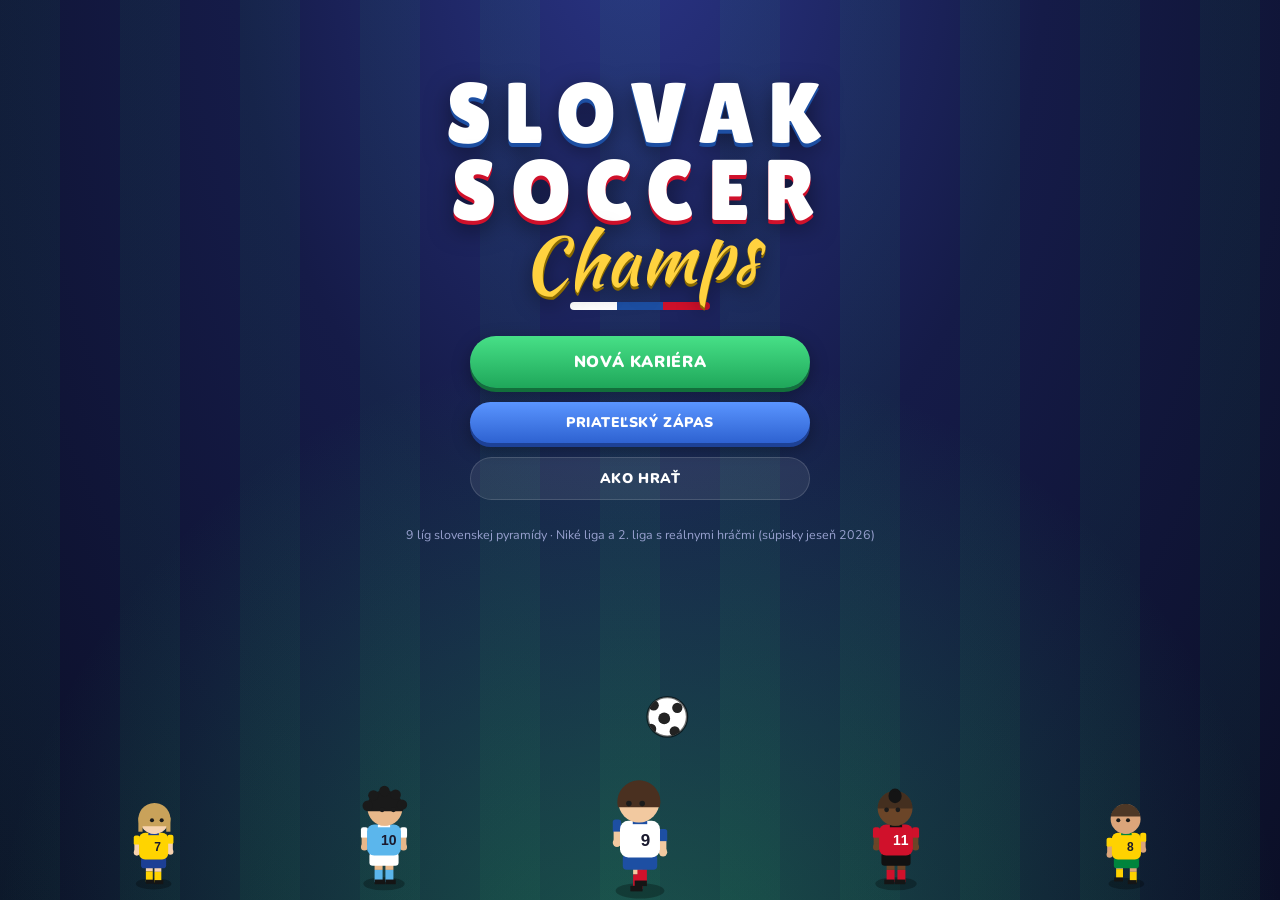
<file: index.html>
<!doctype html>
<html lang="sk">
<head>
  <meta charset="utf-8">
  <meta name="viewport" content="width=device-width, initial-scale=1, viewport-fit=cover">
  <meta name="theme-color" content="#151b48">
  <title>Slovak Soccer Champs</title>
  <link rel="preconnect" href="https://fonts.googleapis.com">
  <link rel="preconnect" href="https://fonts.gstatic.com" crossorigin>
  <link href="https://fonts.googleapis.com/css2?family=Kaushan+Script&family=Lilita+One&family=Nunito:wght@600;700;800;900&family=Oswald:wght@300;400;500;600;700&display=swap" rel="stylesheet">
  <link rel="stylesheet" href="css/style.css?v=20261014104718">
  <link rel="icon" href="data:image/svg+xml,%3Csvg xmlns='http://www.w3.org/2000/svg' viewBox='0 0 64 64'%3E%3Ccircle cx='32' cy='32' r='30' fill='%23fff' stroke='%23111' stroke-width='3'/%3E%3Cpath d='M32 18l10 7-4 12H26l-4-12z' fill='%23111'/%3E%3C/svg%3E">
</head>
<body>
  <div id="app"></div>
  <script src="js/data/squads.js?v=20261014104718"></script>
  <script src="js/data/world.js?v=20261014104718"></script>
  <script src="js/data/europe.js?v=20261014104718"></script>
  <script src="js/data/europe_squads.js?v=20261014104718"></script>
  <script src="js/core.js?v=20261014104718"></script>
  <script src="js/positions.js?v=20261014104718"></script>
  <script src="js/season.js?v=20261014104718"></script>
  <script src="js/cups.js?v=20261014104718"></script>
  <script src="js/euro.js?v=20261014104718"></script>
  <script src="js/market.js?v=20261014104718"></script>
  <script src="js/biz.js?v=20261014104718"></script>
  <script src="js/matchday.js?v=20261014104718"></script>
  <script src="js/people.js?v=20261014104718"></script>
  <script src="js/training.js?v=20261014104718"></script>
  <script src="js/career.js?v=20261014104718"></script>
  <script src="js/life.js?v=20261014104718"></script>
  <script src="js/mafia.js?v=20261014104718"></script>
  <script src="js/board.js?v=20261014104718"></script>
  <script src="js/club.js?v=20261014104718"></script>
  <script src="js/ratings.js?v=20261014104718"></script>
  <script src="js/fans.js?v=20261014104718"></script>
  <script src="js/events.js?v=20261014104718"></script>
  <script src="js/campus.js?v=20261014104718"></script>
  <script src="js/art.js?v=20261014104718"></script>
  <script src="js/match.js?v=20261014104718"></script>
  <script src="js/ceremony.js?v=20261014104718"></script>
  <script src="js/ui.js?v=20261014104718"></script>
  <script src="js/ui_club.js?v=20261014104718"></script>
  <script src="js/ui_mafia.js?v=20261014104718"></script>
  <script src="js/ui_sim.js?v=20261014104718"></script>
  <script src="js/ui_euro.js?v=20261014104718"></script>
  <script src="js/ui_market.js?v=20261014104718"></script>
  <script src="js/ui_transfers.js?v=20261014104718"></script>
  <script src="js/ui_finance.js?v=20261014104718"></script>
  <script src="js/ui_team.js?v=20261014104718"></script>
  <script src="js/main.js?v=20261014104718"></script>
</body>
</html>
</file>
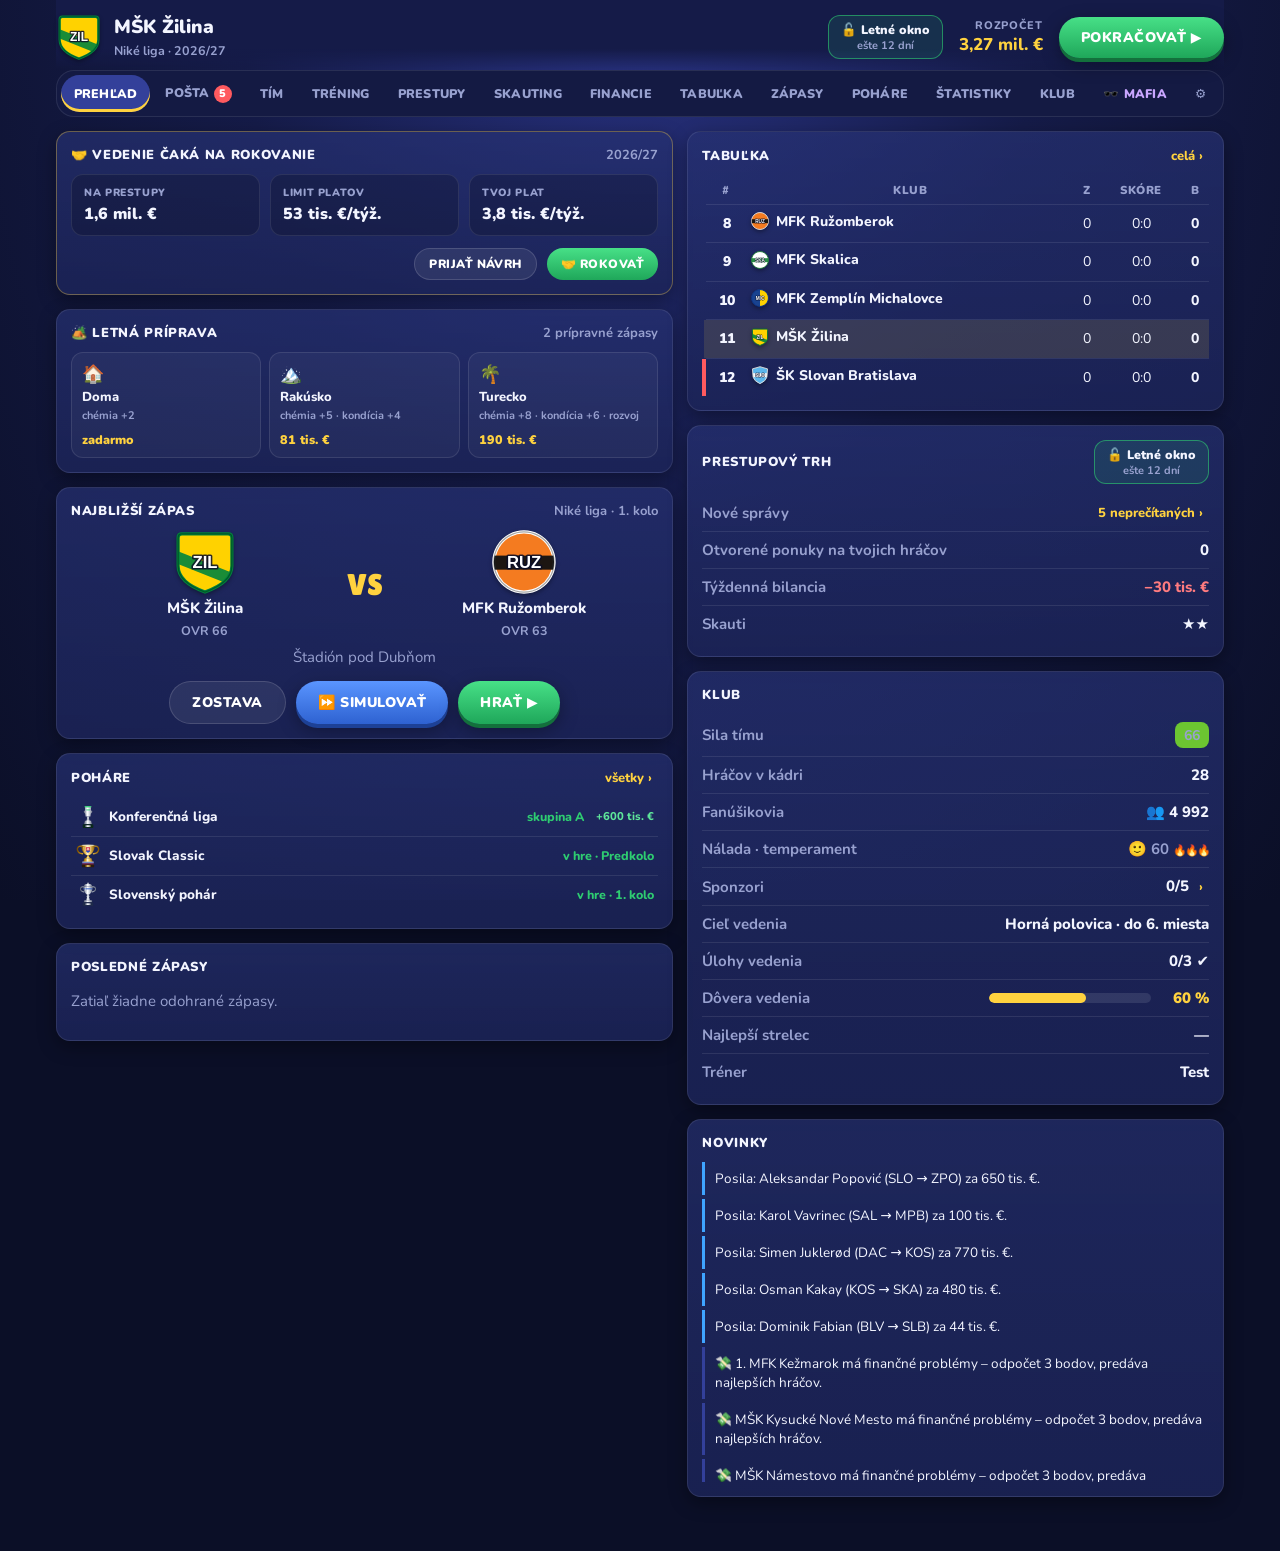
<file: _shot.html>
<!doctype html>
<html lang="sk">
<head>
  <meta charset="utf-8">
  <meta name="viewport" content="width=device-width, initial-scale=1, viewport-fit=cover">
  <meta name="theme-color" content="#151b48">
  <title>Slovak Soccer Champs</title>
  <link rel="preconnect" href="https://fonts.googleapis.com">
  <link rel="preconnect" href="https://fonts.gstatic.com" crossorigin>
  <link href="https://fonts.googleapis.com/css2?family=Kaushan+Script&family=Lilita+One&family=Nunito:wght@600;700;800;900&family=Oswald:wght@300;400;500;600;700&display=swap" rel="stylesheet">
  <link rel="stylesheet" href="css/style.css?v=20261014104718">
  <link rel="icon" href="data:image/svg+xml,%3Csvg xmlns='http://www.w3.org/2000/svg' viewBox='0 0 64 64'%3E%3Ccircle cx='32' cy='32' r='30' fill='%23fff' stroke='%23111' stroke-width='3'/%3E%3Cpath d='M32 18l10 7-4 12H26l-4-12z' fill='%23111'/%3E%3C/svg%3E">
</head>
<body>
  <div id="app"></div>
  <script src="js/data/squads.js?v=20261014104718"></script>
  <script src="js/data/world.js?v=20261014104718"></script>
  <script src="js/data/europe.js?v=20261014104718"></script>
  <script src="js/data/europe_squads.js?v=20261014104718"></script>
  <script src="js/core.js?v=20261014104718"></script>
  <script src="js/positions.js?v=20261014104718"></script>
  <script src="js/season.js?v=20261014104718"></script>
  <script src="js/cups.js?v=20261014104718"></script>
  <script src="js/euro.js?v=20261014104718"></script>
  <script src="js/market.js?v=20261014104718"></script>
  <script src="js/biz.js?v=20261014104718"></script>
  <script src="js/matchday.js?v=20261014104718"></script>
  <script src="js/people.js?v=20261014104718"></script>
  <script src="js/training.js?v=20261014104718"></script>
  <script src="js/career.js?v=20261014104718"></script>
  <script src="js/life.js?v=20261014104718"></script>
  <script src="js/mafia.js?v=20261014104718"></script>
  <script src="js/board.js?v=20261014104718"></script>
  <script src="js/club.js?v=20261014104718"></script>
  <script src="js/ratings.js?v=20261014104718"></script>
  <script src="js/fans.js?v=20261014104718"></script>
  <script src="js/events.js?v=20261014104718"></script>
  <script src="js/campus.js?v=20261014104718"></script>
  <script src="js/art.js?v=20261014104718"></script>
  <script src="js/match.js?v=20261014104718"></script>
  <script src="js/ceremony.js?v=20261014104718"></script>
  <script src="js/ui.js?v=20261014104718"></script>
  <script src="js/ui_club.js?v=20261014104718"></script>
  <script src="js/ui_mafia.js?v=20261014104718"></script>
  <script src="js/ui_sim.js?v=20261014104718"></script>
  <script src="js/ui_euro.js?v=20261014104718"></script>
  <script src="js/ui_market.js?v=20261014104718"></script>
  <script src="js/ui_transfers.js?v=20261014104718"></script>
  <script src="js/ui_finance.js?v=20261014104718"></script>
  <script src="js/ui_team.js?v=20261014104718"></script>
  <script src="js/main.js?v=20261014104718"></script>
<script>
window.addEventListener('DOMContentLoaded', () => {
  buildWorld(); G.coach = 'Test'; G.settings.sound = false;
  G.userTid = G.teams.find(t => t.key === 'zilina').id;
  startSeason(); setupCareerMarket(); dayStartEvents(); screenHub(location.hash.slice(1) || 'home');
});
</script>
</body>
</html>
</file>
<file: css/style.css>
:root {
  --bg0: #0b0f27; --bg1: #141a43; --bg2: #1c2458; --bg3: #263172; --bg4: #33409a;
  --line: rgba(255, 255, 255, .09); --txt: #f3f5ff; --mut: #98a1cf;
  --acc: #ffd23f; --go: #2ecc71; --go2: #1fa75a; --blue: #3a7bf0; --bad: #ff5a5f;
  --gk: #f4b400; --df: #2ecc71; --mf: #3fa4ff; --fw: #ff5a5f;
  --r: 14px;
  --shadow: 0 6px 18px rgba(0, 0, 0, .35);
  font-family: 'Nunito', system-ui, -apple-system, Segoe UI, Roboto, sans-serif;
}
* { box-sizing: border-box; }
[hidden] { display: none !important; }
html, body { margin: 0; min-height: 100%; }
html { background: #0b0f27; }
body {
  background: radial-gradient(ellipse at 50% -10%, #2a3486 0%, #151b48 45%, #0b0f27 100%) no-repeat #0b0f27;
  background-size: 100% 100vh; min-height: 100vh;
  color: var(--txt); font-size: 15px; -webkit-font-smoothing: antialiased;
}
body.in-match { overflow: hidden; }
button { font-family: inherit; }
.muted { color: var(--mut); }
.small { font-size: 12.5px; }
.center { text-align: center; }
b { font-weight: 800; }

/* ── Tlačidlá ── */
.btn {
  border: 0; border-radius: 999px; padding: 11px 22px; font-weight: 900; font-size: 14px; letter-spacing: .04em;
  color: #fff; cursor: pointer; text-transform: uppercase; transition: transform .08s, filter .15s; white-space: nowrap;
  display: inline-flex; align-items: center; justify-content: center; gap: 6px;
}
.btn:hover { filter: brightness(1.1); }
.btn:active { transform: translateY(1px) scale(.98); }
.btn:disabled { opacity: .4; cursor: default; filter: none; }
.btn-go { background: linear-gradient(180deg, #47e087, #1fa75a); box-shadow: 0 4px 0 #13703c, var(--shadow); }
.btn-blue { background: linear-gradient(180deg, #5a95ff, #2e62d1); box-shadow: 0 4px 0 #1d4196, var(--shadow); }
.btn-bad { background: linear-gradient(180deg, #ff7b7f, #d9363c); box-shadow: 0 4px 0 #8c1f23; }
.btn-ghost { background: rgba(255, 255, 255, .08); border: 1px solid rgba(255, 255, 255, .14); }
.btn.big { padding: 15px 30px; font-size: 16px; }
.btn.sm { padding: 7px 14px; font-size: 12px; box-shadow: none; }
.link { background: none; border: 0; color: var(--acc); font-weight: 800; cursor: pointer; font-size: 13px; }
.chip {
  border: 1px solid rgba(255, 255, 255, .16); background: rgba(255, 255, 255, .06); color: var(--txt);
  border-radius: 999px; padding: 6px 12px; font-weight: 800; font-size: 12.5px; cursor: pointer; margin: 2px;
}
.chip.on { background: var(--acc); color: #1a1a2e; border-color: var(--acc); }
.inp {
  background: var(--bg0); color: var(--txt); border: 1px solid rgba(255, 255, 255, .16); border-radius: 10px;
  padding: 9px 12px; font-family: inherit; font-size: 14px; font-weight: 700; min-width: 0;
}
.inp:focus { outline: 2px solid var(--acc); outline-offset: 1px; }
.chk { display: inline-flex; align-items: center; gap: 6px; font-weight: 700; font-size: 13px; color: var(--mut); }

/* ── Menu ── */
.menu { position: relative; min-height: 100vh; overflow: hidden; display: flex; align-items: center; justify-content: center; }
.menu::before {
  content: ''; position: absolute; inset: 0;
  background: repeating-linear-gradient(90deg, rgba(46, 204, 113, .05) 0 60px, transparent 60px 120px),
    radial-gradient(circle at 50% 110%, rgba(46, 204, 113, .35), transparent 55%);
}
.menu-art { position: fixed; left: 0; right: 0; bottom: 0; width: 100%; height: 34vh; pointer-events: none; z-index: 1; }
.menu-inner { position: relative; z-index: 2; text-align: center; padding: 24px 16px 34vh; display: flex; flex-direction: column; align-items: center; gap: 26px; }
.logo { line-height: .9; user-select: none; }
.logo-top, .logo-mid {
  font-family: 'Lilita One', 'Nunito', sans-serif; font-size: clamp(42px, 9vw, 86px); letter-spacing: .16em; color: #fff;
  text-shadow: 0 4px 0 #1d4fa3, 0 8px 24px rgba(0, 0, 0, .5);
}
.logo-mid { color: #fff; text-shadow: 0 4px 0 #d0112b, 0 8px 24px rgba(0, 0, 0, .5); }
.logo-script { font-family: 'Kaushan Script', cursive; font-size: clamp(40px, 8vw, 74px); color: var(--acc); margin-top: -4px; text-shadow: 0 3px 0 #8a6a00, 0 6px 20px rgba(0, 0, 0, .5); transform: rotate(-4deg); }
.logo-flag { display: flex; width: 140px; height: 8px; margin: 10px auto 0; border-radius: 8px; overflow: hidden; }
.logo-flag i { flex: 1; } .logo-flag i:nth-child(1) { background: #fff; } .logo-flag i:nth-child(2) { background: #1d4fa3; } .logo-flag i:nth-child(3) { background: #d0112b; }
.menu-btns { display: flex; flex-direction: column; gap: 14px; width: min(340px, 90vw); }
.menu-foot { color: var(--mut); font-size: 12.5px; max-width: 520px; }

/* ── Stránky ── */
.page { max-width: 1100px; margin: 0 auto; padding: 16px 16px 40px; }
.topbar { display: flex; align-items: center; justify-content: space-between; gap: 12px; margin-bottom: 14px; }
.tb-title { font-family: 'Lilita One', 'Nunito', sans-serif; font-size: 20px; letter-spacing: .08em; text-align: center; }
.scr-title { font-family: 'Lilita One', 'Nunito', sans-serif; letter-spacing: .04em; font-size: 26px; margin: 6px 0 4px; font-weight: 400; }
.scr-sub { color: var(--mut); margin: 0 0 16px; }

.lg-list { display: flex; flex-direction: column; gap: 8px; }
.lg-row {
  display: flex; align-items: center; gap: 14px; background: linear-gradient(90deg, var(--bg2), var(--bg1)); border: 1px solid var(--line);
  border-radius: var(--r); padding: 12px 14px; color: var(--txt); cursor: pointer; text-align: left; transition: transform .1s, border-color .1s;
}
.lg-row:hover { border-color: var(--acc); transform: translateX(3px); }
.lg-num { width: 42px; height: 42px; border-radius: 12px; background: var(--acc); color: #1a1a2e; font-weight: 900; font-size: 22px; display: grid; place-items: center; flex: none; }
.lg-num.reg { background: var(--blue); color: #fff; }
.lg-name { flex: 1; font-weight: 900; font-size: 17px; display: flex; flex-direction: column; min-width: 0; }
.lg-name small { color: var(--mut); font-weight: 700; font-size: 12.5px; }
.lg-crests { display: flex; gap: 3px; }
.lg-go { font-size: 26px; color: var(--mut); }
.team-grid { display: grid; grid-template-columns: repeat(auto-fill, minmax(170px, 1fr)); gap: 10px; padding-bottom: 90px; }
.team-card {
  background: linear-gradient(180deg, var(--bg2), var(--bg1)); border: 2px solid var(--line); border-radius: var(--r); color: var(--txt);
  padding: 14px 10px; display: flex; flex-direction: column; align-items: center; gap: 6px; cursor: pointer; text-align: center; font-size: 14px;
}
.team-card:hover { border-color: rgba(255, 210, 63, .5); }
.team-card.sel { border-color: var(--acc); box-shadow: 0 0 0 3px rgba(255, 210, 63, .25); }
.stars { color: var(--acc); letter-spacing: 2px; font-size: 14px; } .stars i { color: rgba(255, 255, 255, .15); font-style: normal; }
.tc-meta { font-size: 12px; color: var(--mut); font-weight: 700; }
.ng-bar { position: fixed; left: 0; right: 0; bottom: 0; display: flex; gap: 10px; justify-content: center; padding: 14px 16px; background: rgba(11, 15, 39, .92); backdrop-filter: blur(6px); border-top: 1px solid var(--line); z-index: 5; }
.ng-bar .inp { width: 220px; }

/* ── Hub ── */
.hub { max-width: 1200px; margin: 0 auto; padding: 0 16px 40px; }
.hdr { display: flex; align-items: center; gap: 16px; padding: 14px 0 10px; position: sticky; top: 0; z-index: 10; background: linear-gradient(180deg, #151b48 70%, rgba(21, 27, 72, 0)); }
.hdr-club { display: flex; align-items: center; gap: 12px; flex: 1; min-width: 0; }
.hdr-club b { display: block; font-size: 19px; font-weight: 900; white-space: nowrap; overflow: hidden; text-overflow: ellipsis; }
.hdr-club small { color: var(--mut); font-weight: 700; }
.hdr-club > div { min-width: 0; }
.hdr-money { text-align: right; }
.hdr-money small { display: block; color: var(--mut); font-size: 11px; font-weight: 800; text-transform: uppercase; letter-spacing: .06em; }
.hdr-money b { color: var(--acc); font-size: 17px; }
.tabs { display: flex; gap: 4px; overflow-x: auto; padding: 4px; background: var(--bg1); border-radius: 999px; border: 1px solid var(--line); margin-bottom: 14px; scrollbar-width: none; }
.tabs::-webkit-scrollbar { display: none; }
.tab { background: none; border: 0; color: var(--mut); font-weight: 900; padding: 9px 16px; border-radius: 999px; cursor: pointer; font-size: 13.5px; white-space: nowrap; text-transform: uppercase; letter-spacing: .03em; }
.tab.on { background: var(--bg4); color: #fff; box-shadow: inset 0 -3px 0 var(--acc); }
.tab:hover:not(.on) { color: #fff; }

.card { background: linear-gradient(180deg, rgba(38, 49, 114, .7), rgba(28, 36, 88, .85)); border: 1px solid var(--line); border-radius: var(--r); padding: 14px; margin-bottom: 14px; box-shadow: var(--shadow); }
.card-h { display: flex; justify-content: space-between; align-items: center; gap: 10px; font-weight: 900; text-transform: uppercase; letter-spacing: .05em; font-size: 13px; margin-bottom: 10px; flex-wrap: wrap; }
.card-h .muted { text-transform: none; letter-spacing: 0; font-weight: 700; }
.card.narrow { max-width: 640px; }
.card.wide { grid-column: 1 / -1; }
.grid2 { display: grid; grid-template-columns: minmax(0, 1.15fr) minmax(0, 1fr); gap: 14px; align-items: start; }
.grid2 > div > .card:last-child { margin-bottom: 14px; }
.kv { display: flex; justify-content: space-between; align-items: center; gap: 10px; padding: 8px 0; border-bottom: 1px solid var(--line); flex-wrap: wrap; }
.kv:last-child { border-bottom: 0; }
.kv span { color: var(--mut); font-weight: 700; }
.m-btns { display: flex; gap: 10px; justify-content: center; margin-top: 14px; flex-wrap: wrap; }
.m-btns.left { justify-content: flex-start; }

.next .vs { display: flex; align-items: center; justify-content: space-around; gap: 8px; margin: 6px 0 8px; }
.vs-t { display: flex; flex-direction: column; align-items: center; gap: 4px; text-align: center; flex: 1; min-width: 0; }
.vs-t b { font-size: 15px; }
.vs-t small { color: var(--mut); font-weight: 700; }
.vs-mid { font-family: 'Lilita One', 'Nunito', sans-serif; font-size: 30px; color: var(--acc); }

.ml { display: flex; align-items: center; gap: 8px; padding: 7px 8px; border-radius: 10px; }
.ml:nth-child(even) { background: rgba(255, 255, 255, .03); }
.ml.mine { background: rgba(255, 210, 63, .1); box-shadow: inset 3px 0 0 var(--acc); }
.ml-h { flex: 1; display: flex; justify-content: flex-end; min-width: 0; }
.ml-a { flex: 1; display: flex; min-width: 0; }
.ml-h .tt { flex-direction: row-reverse; text-align: right; }
.ml-r { width: 100px; font-size: 12px; color: var(--mut); font-weight: 800; flex: none; }
.ml-r.now { color: var(--acc); }
.sc { min-width: 62px; text-align: center; font-weight: 900; background: var(--bg0); border-radius: 8px; padding: 4px 6px; flex: none; font-variant-numeric: tabular-nums; }
.sc small { display: block; font-size: 10px; color: var(--mut); }
.sc.pending { color: var(--mut); }
.sc.w { background: var(--go2); } .sc.l { background: #b8323a; } .sc.d { background: #8a7a2a; }
.tt { display: inline-flex; align-items: center; gap: 7px; cursor: pointer; min-width: 0; font-weight: 800; }
.tt span { overflow: hidden; text-overflow: ellipsis; white-space: nowrap; }
.tt:hover span { color: var(--acc); }
.crest { flex: none; filter: drop-shadow(0 2px 2px rgba(0, 0, 0, .35)); }
.news { max-height: 320px; overflow: auto; }
.nw { padding: 7px 0 7px 10px; border-left: 3px solid var(--bg4); margin-bottom: 4px; font-size: 13.5px; }
.nw.good { border-color: var(--go); } .nw.bad { border-color: var(--bad); } .nw.transfer { border-color: var(--mf); }

/* tabuľky */
.tbl { width: 100%; border-collapse: collapse; font-size: 14px; }
.tbl th { color: var(--mut); font-size: 11.5px; text-transform: uppercase; letter-spacing: .05em; padding: 6px 4px; font-weight: 900; }
.tbl td { padding: 7px 4px; text-align: center; border-top: 1px solid var(--line); font-variant-numeric: tabular-nums; }
.tbl .tl, .tbl.mini td:nth-child(2) { text-align: left; max-width: 240px; }
.tbl tr.me td { background: rgba(255, 210, 63, .12); }
.tbl tr.clk { cursor: pointer; } .tbl tr.clk:hover td { background: rgba(255, 255, 255, .05); }
.tbl tr.sep td { background: rgba(255, 255, 255, .06); color: var(--mut); font-size: 11px; text-transform: uppercase; font-weight: 900; letter-spacing: .06em; }
.tbl td:first-child { font-weight: 900; border-left: 4px solid transparent; }
.z-champ { border-left-color: var(--acc) !important; } .z-euro { border-left-color: var(--mf) !important; }
.z-up { border-left-color: var(--go) !important; } .z-down { border-left-color: var(--bad) !important; }
.form i { display: inline-block; width: 18px; height: 18px; line-height: 18px; border-radius: 5px; font-style: normal; font-size: 10.5px; font-weight: 900; margin: 0 1px; }
.f-V { background: var(--go2); } .f-R { background: #8a7a2a; } .f-P { background: #b8323a; }
.legend { display: flex; gap: 12px; flex-wrap: wrap; margin-top: 10px; font-size: 12px; align-items: center; }
.lg-k { padding-left: 10px; border-left: 4px solid; font-weight: 800; }
.lg-k.champ { border-color: var(--acc); } .lg-k.euro { border-color: var(--mf); } .lg-k.up { border-color: var(--go); } .lg-k.down { border-color: var(--bad); }

/* hráči */
.pos[class*="pos-"] { display: inline-grid; place-items: center; min-width: 24px; height: 24px; border-radius: 50%; font-weight: 900; font-size: 12px; color: #fff; flex: none; padding: 0 4px; }
.pos-GK { background: var(--gk); color: #2a1f00; } .pos-DF { background: var(--df); color: #06301a; } .pos-MF { background: var(--mf); } .pos-FW { background: var(--fw); }
.ovr { display: inline-grid; place-items: center; min-width: 34px; height: 26px; border-radius: 8px; font-weight: 900; font-size: 14px; flex: none; }
.o5 { background: #20c06a; } .o4 { background: #6cc531; color: #10260a; } .o3 { background: #e9c32a; color: #2b2300; } .o2 { background: #f08a2a; } .o1 { background: #e2474e; }
.fitb { display: inline-block; width: 42px; height: 6px; background: rgba(255, 255, 255, .12); border-radius: 6px; overflow: hidden; flex: none; }
.fitb i { display: block; height: 100%; border-radius: 6px; }
.nat { font-size: 10px; font-weight: 900; color: var(--mut); border: 1px solid rgba(255, 255, 255, .2); border-radius: 4px; padding: 0 3px; vertical-align: middle; }
.plist { display: flex; flex-direction: column; gap: 3px; }
.prow { display: flex; align-items: center; gap: 9px; padding: 7px 8px; border-radius: 10px; cursor: pointer; background: rgba(255, 255, 255, .03); border: 1px solid transparent; }
.prow:hover { background: rgba(255, 255, 255, .07); }
.prow.sel { border-color: var(--acc); background: rgba(255, 210, 63, .1); }
.pr-n { flex: 1; font-weight: 800; min-width: 0; overflow: hidden; text-overflow: ellipsis; white-space: nowrap; }
.pr-age { color: var(--mut); font-weight: 700; width: 24px; text-align: right; font-size: 13px; }
.pr-val { font-weight: 900; color: var(--acc); width: 92px; text-align: right; font-size: 13px; }
.pr-val.no { color: var(--mut); }
.pr-club { display: flex; align-items: center; gap: 4px; width: 66px; font-size: 12px; font-weight: 800; color: var(--mut); }
.pr-big { font-size: 18px; color: var(--acc); width: 30px; text-align: right; }
.filters { display: flex; gap: 8px; flex-wrap: wrap; margin-bottom: 10px; align-items: center; }
.filters .inp { flex: 1 1 140px; }
.pager { display: flex; align-items: center; justify-content: center; gap: 12px; margin-top: 10px; font-weight: 800; }
.round-tabs { display: flex; flex-wrap: wrap; gap: 2px; margin-bottom: 10px; }
.cup-win { display: flex; align-items: center; gap: 14px; justify-content: center; margin: 14px 0; font-weight: 900; font-size: 17px; }

/* tím */
.team-wrap { display: grid; grid-template-columns: minmax(0, 1.05fr) minmax(0, 1fr); gap: 14px; align-items: start; }
.tac-bar { display: flex; justify-content: space-between; align-items: center; gap: 10px; flex-wrap: wrap; margin-bottom: 10px; font-weight: 800; font-size: 13px; color: var(--mut); }
.tac-bar label { display: flex; align-items: center; gap: 8px; }
.pitch {
  position: relative; width: 100%; aspect-ratio: 68 / 80; border-radius: 16px; overflow: hidden; margin-bottom: 10px;
  background:
    linear-gradient(rgba(255, 255, 255, .85), rgba(255, 255, 255, .85)) 50% 50% / 100% 2px no-repeat,
    radial-gradient(circle at 50% 50%, transparent 13%, rgba(255, 255, 255, .85) 13.4%, rgba(255, 255, 255, .85) 13.9%, transparent 14.3%),
    repeating-linear-gradient(180deg, #5aa833 0 10%, #63b33a 10% 20%);
  box-shadow: inset 0 0 0 3px rgba(255, 255, 255, .85), var(--shadow);
}
.pitch::before, .pitch::after { content: ''; position: absolute; left: 22%; right: 22%; height: 15%; border: 2px solid rgba(255, 255, 255, .85); }
.pitch::before { top: -2px; border-top: 0; } .pitch::after { bottom: -2px; border-bottom: 0; }
.slot { position: absolute; transform: translate(-50%, -50%); display: flex; flex-direction: column; align-items: center; cursor: pointer; z-index: 2; width: 74px; transition: transform .1s; }
.slot:hover { transform: translate(-50%, -52%); }
.slot.sel svg { filter: drop-shadow(0 0 6px var(--acc)) drop-shadow(0 0 2px var(--acc)); }
.slot.sel .sl-n { background: var(--acc); color: #1a1a2e; }
.sl-lab { font-size: 9.5px; font-weight: 900; color: rgba(255, 255, 255, .85); background: rgba(0, 0, 0, .35); border-radius: 4px; padding: 0 4px; margin-bottom: 1px; }
.sl-r { position: absolute; top: 14px; right: 6px; font-size: 11px; font-weight: 900; border-radius: 6px; padding: 1px 4px; box-shadow: 0 1px 3px rgba(0, 0, 0, .4); }
.sl-n { font-size: 11.5px; font-weight: 900; background: rgba(10, 14, 40, .78); border-radius: 6px; padding: 1px 6px; margin: 2px 0 3px; max-width: 74px; overflow: hidden; text-overflow: ellipsis; white-space: nowrap; }
.slot.off .sl-n { color: #ffb36b; }
.slot .fitb { width: 36px; height: 4px; }
.pcard .pc-top { display: flex; gap: 12px; align-items: center; }
.pc-fig { width: 90px; height: 110px; flex: none; background: radial-gradient(circle at 50% 80%, rgba(46, 204, 113, .3), transparent 70%); border-radius: 12px; }
.pc-info { flex: 1; display: flex; flex-direction: column; gap: 5px; min-width: 0; }
.pc-info b { font-size: 18px; }
.pc-r { display: flex; flex-direction: column; align-items: center; gap: 4px; }
.pc-r .ovr { min-width: 52px; height: 42px; font-size: 22px; border-radius: 12px; }
.pc-r small { color: var(--mut); font-weight: 700; font-size: 11px; }
.pc-stats { display: grid; grid-template-columns: repeat(4, 1fr); gap: 8px; margin-top: 12px; }
.pc-stats div { background: rgba(0, 0, 0, .2); border-radius: 10px; padding: 8px; text-align: center; }
.pc-stats small { display: block; color: var(--mut); font-size: 11px; font-weight: 800; }
.pc-stats b { font-size: 13px; }

/* trofeje */
.trophies { display: flex; flex-wrap: wrap; gap: 14px; }
.trophy { display: flex; flex-direction: column; align-items: center; gap: 4px; background: rgba(0, 0, 0, .2); border-radius: 14px; padding: 12px; min-width: 120px; text-align: center; }
.trophy small { color: var(--mut); font-weight: 800; }
.trophy.big { background: none; animation: pop .6s ease-out; }

/* pred zápasom */
.pm-grid { display: grid; grid-template-columns: 1fr auto 1fr; gap: 14px; align-items: start; }
.pm-col { background: linear-gradient(180deg, var(--bg2), var(--bg1)); border: 1px solid var(--line); border-radius: var(--r); padding: 12px; }
.pm-head { display: flex; flex-direction: column; align-items: center; gap: 4px; margin-bottom: 10px; text-align: center; }
.pm-head b { font-size: 17px; } .pm-head small { color: var(--mut); font-weight: 800; }
.pm-p { display: flex; align-items: center; gap: 8px; padding: 5px 4px; border-top: 1px solid var(--line); }
.pm-num { width: 22px; text-align: right; color: var(--mut); font-weight: 800; font-size: 13px; }
.pm-n { flex: 1; font-weight: 800; white-space: nowrap; overflow: hidden; text-overflow: ellipsis; }
.pm-vs { font-family: 'Lilita One', 'Nunito', sans-serif; font-size: 44px; color: var(--acc); align-self: center; text-align: center; }
.pm-vs small { display: block; font-family: 'Nunito', sans-serif; font-size: 12px; color: var(--mut); font-weight: 700; }
.pm-btns { display: flex; gap: 12px; justify-content: center; margin: 18px 0 10px; flex-wrap: wrap; }

/* po zápase */
.post-res { text-align: center; padding: 18px; border-radius: 18px; margin-bottom: 14px; background: linear-gradient(180deg, var(--bg3), var(--bg1)); border: 1px solid var(--line); }
.post-res.w { box-shadow: inset 0 4px 0 var(--go); } .post-res.l { box-shadow: inset 0 4px 0 var(--bad); } .post-res.d { box-shadow: inset 0 4px 0 var(--acc); }
.pr-out { font-family: 'Lilita One', 'Nunito', sans-serif; font-size: 30px; letter-spacing: .1em; margin-bottom: 8px; }
.post-res.w .pr-out { color: var(--go); } .post-res.l .pr-out { color: var(--bad); } .post-res.d .pr-out { color: var(--acc); }
.pr-line { display: flex; align-items: center; justify-content: center; gap: 14px; }
.pr-score { font-family: 'Lilita One', 'Nunito', sans-serif; font-size: 52px; min-width: 150px; }
.pr-score small { display: block; font-family: 'Nunito', sans-serif; font-size: 14px; color: var(--mut); }

/* koniec sezóny */
.se-card { text-align: center; background: linear-gradient(180deg, var(--bg3), var(--bg1)); border-radius: 20px; padding: 22px; margin-bottom: 14px; border: 1px solid var(--line); display: flex; flex-direction: column; align-items: center; gap: 10px; }
.se-card .kv { width: min(520px, 100%); }
.se-title { font-family: 'Lilita One', 'Nunito', sans-serif; font-size: 30px; letter-spacing: .06em; }
.se-pos { font-size: 20px; font-weight: 800; }
.se-pos b { font-size: 34px; color: var(--acc); }
.se-pos small { display: block; color: var(--mut); font-size: 13px; }
.se-move { font-family: 'Lilita One', 'Nunito', sans-serif; font-size: 22px; padding: 8px 18px; border-radius: 999px; letter-spacing: .04em; }
.se-move.up { background: var(--go2); } .se-move.down { background: #b8323a; }
.se-troph { display: flex; gap: 20px; }
.champs { columns: 2; column-gap: 24px; }
.champs .kv { break-inside: avoid; }

/* modály, toasty */
.modal-bg { position: fixed; inset: 0; background: rgba(5, 8, 25, .72); display: flex; align-items: center; justify-content: center; z-index: 100; padding: 16px; animation: fade .15s; }
.modal { background: linear-gradient(180deg, var(--bg3), var(--bg1)); border: 1px solid rgba(255, 255, 255, .14); border-radius: 18px; padding: 20px; width: min(460px, 100%); max-height: 90vh; overflow: auto; box-shadow: 0 20px 60px rgba(0, 0, 0, .5); }
.modal.wide { width: min(640px, 100%); }
.modal.pmodal { width: min(560px, 100%); }
.modal.pmodal .card { margin: 0; box-shadow: none; background: none; border: 0; padding: 0; }
.modal h3 { margin: 0 0 10px; font-family: 'Nunito', sans-serif; font-weight: 900; letter-spacing: .01em; font-size: 21px; }
.modal ul { padding-left: 18px; } .modal li { margin-bottom: 6px; }
.mt-head { display: flex; align-items: center; gap: 14px; margin-bottom: 12px; }
.mt-head h3 { margin: 0; }
.modal-list { max-height: 55vh; overflow: auto; }
.big-money { color: var(--acc); font-size: 20px; }
.toast { position: fixed; left: 50%; bottom: 24px; transform: translate(-50%, 30px); opacity: 0; background: var(--bg4); color: #fff; padding: 12px 20px; border-radius: 999px; font-weight: 800; z-index: 200; transition: .3s; box-shadow: var(--shadow); max-width: 90vw; text-align: center; }
.toast.show { transform: translate(-50%, 0); opacity: 1; }
.toast.good { background: var(--go2); } .toast.bad { background: #c2373d; }
.fr-teams { display: flex; flex-direction: column; gap: 4px; margin-top: 10px; max-height: 55vh; overflow: auto; }
.fr-t { display: flex; align-items: center; gap: 10px; background: rgba(255, 255, 255, .04); border: 2px solid transparent; border-radius: 10px; padding: 6px 10px; color: var(--txt); cursor: pointer; font-weight: 800; text-align: left; }
.fr-t span { flex: 1; } .fr-t small { color: var(--mut); }
.fr-t.sel { border-color: var(--acc); background: rgba(255, 210, 63, .1); }
.fr-col .inp { width: 100%; }

/* ── Zápas ── */
.mroot { position: fixed; inset: 0; z-index: 50; background: #16213a; }
.match { position: absolute; inset: 0; }
.mcanvas { position: absolute; inset: 0; width: 100%; height: 100%; display: block; touch-action: none; cursor: crosshair; }
.mhud { position: absolute; inset: 0; pointer-events: none; }
.sb { position: absolute; top: 12px; left: 12px; display: flex; align-items: center; background: rgba(10, 14, 40, .88); border-radius: 12px; overflow: hidden; box-shadow: var(--shadow); font-weight: 900; }
.sb-t { display: flex; align-items: center; gap: 7px; padding: 6px 10px; font-size: 15px; letter-spacing: .05em; }
.sb-score { background: #fff; color: #10142e; padding: 6px 12px; font-size: 20px; display: flex; gap: 6px; font-variant-numeric: tabular-nums; }
.sb-score i { font-style: normal; opacity: .5; }
.sb-time { background: var(--go2); padding: 8px 12px; font-size: 15px; min-width: 62px; text-align: center; font-variant-numeric: tabular-nums; }
.mbtns { position: absolute; top: 12px; right: 12px; display: flex; gap: 8px; pointer-events: auto; }
.mb { width: 46px; height: 46px; border-radius: 12px; border: 0; background: rgba(10, 14, 40, .85); color: #fff; font-weight: 900; font-size: 16px; cursor: pointer; box-shadow: var(--shadow); }
.mb:hover { background: var(--bg4); }
.mbanner { position: absolute; left: 50%; top: 30%; transform: translate(-50%, -50%) scale(.6); opacity: 0; text-align: center; transition: .25s cubic-bezier(.2, 1.4, .4, 1); }
.mbanner.show { opacity: 1; transform: translate(-50%, -50%) scale(1); }
.mb-title { font-family: 'Lilita One', 'Nunito', sans-serif; font-size: clamp(36px, 8vw, 78px); color: #fff; letter-spacing: .06em; text-shadow: 0 4px 0 rgba(0, 0, 0, .35), 0 0 30px rgba(0, 0, 0, .4); white-space: nowrap; }
.mb-sub { font-weight: 900; font-size: clamp(14px, 2.4vw, 20px); background: rgba(10, 14, 40, .8); display: inline-block; padding: 4px 14px; border-radius: 999px; margin-top: 4px; }
.mbanner.goal .mb-title { color: var(--acc); text-shadow: 0 5px 0 #8a6a00, 0 0 40px rgba(255, 210, 63, .6); }
.mbanner.good .mb-title { color: #7dffb0; } .mbanner.bad .mb-title { color: #ff8c90; }
.mcomment { position: absolute; left: 50%; bottom: 46px; transform: translateX(-50%); background: rgba(10, 14, 40, .85); padding: 8px 18px; border-radius: 999px; font-weight: 800; font-size: 14px; white-space: nowrap; max-width: 92vw; overflow: hidden; text-overflow: ellipsis; }
.mcomment:empty { display: none; }
.mcomment.pop { animation: pop .3s ease-out; }
.mtl { position: absolute; left: 12px; right: 12px; bottom: 14px; height: 18px; background: rgba(10, 14, 40, .8); border-radius: 9px; overflow: visible; }
.mtl-fill { position: absolute; left: 0; top: 0; bottom: 0; background: linear-gradient(90deg, #1fa75a, #47e087); border-radius: 9px; }
.mtl-half { position: absolute; left: 50%; top: -2px; bottom: -2px; width: 2px; background: rgba(255, 255, 255, .5); }
.mtl-marks { position: absolute; inset: 0; }
.mk { position: absolute; top: 50%; width: 14px; height: 14px; border-radius: 50%; transform: translate(-50%, -50%); background: #fff; border: 3px solid var(--acc); }
.mk.s1 { border-color: var(--bad); }
.mhint { position: absolute; left: 50%; bottom: 92px; transform: translateX(-50%); background: rgba(255, 210, 63, .95); color: #1a1a2e; padding: 8px 16px; border-radius: 12px; font-weight: 800; font-size: 13.5px; text-align: center; max-width: 92vw; animation: pop .3s; }
.moverlay { position: absolute; inset: 0; background: rgba(5, 8, 25, .7); display: flex; align-items: center; justify-content: center; padding: 16px; z-index: 5; overflow: auto; }
.ov-card { background: linear-gradient(180deg, var(--bg3), var(--bg1)); border-radius: 20px; padding: 20px; width: min(560px, 100%); border: 1px solid rgba(255, 255, 255, .14); box-shadow: 0 20px 60px rgba(0, 0, 0, .5); max-height: 92vh; overflow: auto; }
.ov-title { font-family: 'Lilita One', 'Nunito', sans-serif; text-align: center; font-size: 28px; letter-spacing: .1em; color: var(--acc); margin-bottom: 10px; }
.ov-score { display: flex; align-items: center; justify-content: space-between; gap: 10px; }
.ov-team { flex: 1; display: flex; flex-direction: column; align-items: center; gap: 6px; text-align: center; font-size: 14px; }
.ov-res { font-family: 'Lilita One', 'Nunito', sans-serif; font-size: 48px; }
.ov-pen { text-align: center; color: var(--acc); font-weight: 900; }
.ov-scorers { display: grid; grid-template-columns: 1fr 1fr; gap: 10px; font-size: 13px; color: var(--mut); font-weight: 700; margin: 10px 0; text-align: center; }
.ov-stats { margin: 8px 0; }
.ov-btns { display: flex; gap: 10px; justify-content: center; margin-top: 16px; flex-wrap: wrap; }
.st-row { display: flex; align-items: center; gap: 10px; margin: 8px 0; font-weight: 900; }
.st-row > span { width: 50px; text-align: center; }
.st-mid { flex: 1; text-align: center; }
.st-mid em { font-style: normal; font-size: 12px; color: var(--mut); font-weight: 800; }
.st-bar { height: 6px; background: var(--bad); border-radius: 4px; overflow: hidden; margin-top: 3px; }
.st-bar i { display: block; height: 100%; background: var(--go); }
.ov-tactics .tac-ment, .ov-tactics .tac-sub { margin-bottom: 8px; font-weight: 800; font-size: 13.5px; }
.tac-cols { display: grid; grid-template-columns: 1fr 1fr; gap: 10px; max-height: 50vh; overflow: auto; }
.tac-col h4 { margin: 4px 0; font-size: 12px; text-transform: uppercase; color: var(--mut); letter-spacing: .06em; }
.tac-p { display: flex; align-items: center; gap: 6px; padding: 5px 6px; border-radius: 8px; cursor: pointer; font-size: 13px; font-weight: 800; background: rgba(255, 255, 255, .04); margin-bottom: 3px; border: 1px solid transparent; }
.tac-p .nm { flex: 1; overflow: hidden; text-overflow: ellipsis; white-space: nowrap; }
.tac-p .fit { width: 26px; height: 4px; border-radius: 3px; background: linear-gradient(90deg, var(--go) var(--f), rgba(255, 255, 255, .15) var(--f)); }
.tac-p .rt { font-weight: 900; color: var(--acc); }
.tac-p.sel { border-color: var(--acc); background: rgba(255, 210, 63, .14); }
.tac-p.can:hover { border-color: var(--go); }
.hl { color: var(--acc); }

@keyframes pop { 0% { transform: translateX(-50%) scale(.85); } 100% { transform: translateX(-50%) scale(1); } }
.trophy.big { animation-name: pop2; }
@keyframes pop2 { 0% { transform: scale(.4) rotate(-10deg); opacity: 0; } 100% { transform: scale(1); opacity: 1; } }
@keyframes fade { from { opacity: 0; } }

/* ── Mobil ── */
@media (max-width: 860px) {
  .grid2, .team-wrap { grid-template-columns: 1fr; }
  .pm-grid { grid-template-columns: 1fr 1fr; }
  .pm-vs { grid-column: 1 / -1; grid-row: 1; font-size: 30px; }
  .champs { columns: 1; }
}
@media (max-width: 560px) {
  body { font-size: 14px; }
  .hdr { flex-wrap: wrap; gap: 10px; }
  .hdr-club b { font-size: 16px; }
  .hdr .cont { order: 3; width: 100%; }
  .hm { display: none; }
  .ml-r { width: 70px; }
  .pr-club { display: none; }
  .pr-val { width: 74px; }
  .pc-stats { grid-template-columns: repeat(2, 1fr); }
  .slot { width: 60px; }
  .sl-n { font-size: 10px; max-width: 60px; }
  .sb-t span { display: none; }
  .mb { width: 40px; height: 40px; }
  .mcomment { font-size: 12.5px; bottom: 40px; }
  .pm-p .pos { display: none; }
  .pr-score { font-size: 38px; min-width: 100px; }
  .tac-cols { grid-template-columns: 1fr; }
  .ng-bar { flex-direction: column; }
  .ng-bar .inp { width: 100%; }
  .se-troph { flex-direction: column; }
}

/* ── Trh, skauting, financie, pošta ── */
.neg { color: #ff7b7f !important; } .pos:not([class*="pos-"]) { color: #5ee69a !important; } .warn { color: #ffb36b; }
.badge { display: inline-grid; place-items: center; min-width: 18px; height: 18px; margin-left: 6px; border-radius: 9px; background: var(--bad); color: #fff; font-style: normal; font-size: 11px; padding: 0 5px; }
.wpill { display: flex; flex-direction: column; align-items: center; background: rgba(255, 255, 255, .06); border: 1px solid rgba(255, 255, 255, .12); border-radius: 12px; padding: 5px 12px; font-weight: 900; font-size: 12.5px; white-space: nowrap; text-transform: none; letter-spacing: 0; }
.wpill small { color: var(--mut); font-weight: 700; font-size: 11px; }
.wpill.open { border-color: rgba(46, 204, 113, .6); background: rgba(46, 204, 113, .12); }
.chips { display: flex; flex-wrap: wrap; gap: 2px; }
.bd { font-style: normal; font-size: 9.5px; font-weight: 900; padding: 1px 5px; border-radius: 4px; margin-left: 3px; vertical-align: middle; background: rgba(255, 255, 255, .12); letter-spacing: .03em; }
.bd.star { background: none; color: var(--acc); font-size: 13px; padding: 0; }
.bd.loan { background: #6a4bd1; } .bd.free { background: #1fa75a; } .bd.exp { background: #b06a12; } .bd.wo { background: #c2373d; } .bd.list { background: #2e62d1; }
.kbar { display: inline-block; width: 34px; height: 6px; border-radius: 4px; background: rgba(255, 255, 255, .12); overflow: hidden; flex: none; }
.kbar i { display: block; height: 100%; background: linear-gradient(90deg, #3fa4ff, #8fd0ff); }
.kbar.full i { background: var(--go); }
.pot { display: inline-grid; place-items: center; min-width: 34px; height: 22px; border-radius: 7px; font-weight: 900; font-size: 12px; background: rgba(255, 255, 255, .08); border: 1px solid rgba(255, 255, 255, .15); flex: none; padding: 0 4px; }
.pot.hi { border-color: var(--acc); color: var(--acc); }
.pot.unk { color: var(--mut); }
.ovr.rng { font-size: 11.5px; min-width: 48px; opacity: .85; background-image: repeating-linear-gradient(45deg, rgba(255, 255, 255, .12) 0 4px, transparent 4px 8px); }
.mrow .pr-n { display: flex; align-items: center; gap: 2px; flex-wrap: wrap; }
.mrow-h { display: flex; gap: 9px; padding: 0 8px 4px; font-size: 10.5px; color: var(--mut); font-weight: 900; text-transform: uppercase; letter-spacing: .05em; align-items: center; }
.mrow-h > span:first-child { width: 24px; }
.mrow-h .h-ovr { width: 34px; text-align: center; } .mrow-h .h-pot { width: 34px; text-align: center; } .mrow-h .h-kn { width: 34px; }
.pr-ct { width: 66px; font-size: 12px; font-weight: 800; text-align: right; }
.pr-wage { width: 104px; font-size: 12.5px; font-weight: 800; color: var(--mut); text-align: right; }
.filters.chks { gap: 14px; }
.pcard { display: flex; flex-direction: column; gap: 10px; }
.pc-know { display: flex; align-items: center; gap: 6px; font-size: 12.5px; color: var(--mut); font-weight: 800; }
.pc-know .kbar { width: 80px; height: 8px; }
.arch { font-style: normal; color: var(--acc); font-weight: 900; }
.pc-r .pot { min-width: 52px; height: 30px; font-size: 15px; }
.attrs { display: grid; grid-template-columns: 1fr 1fr; gap: 6px 16px; background: rgba(0, 0, 0, .18); border-radius: 12px; padding: 10px 12px; }
.at { display: flex; align-items: center; gap: 8px; font-size: 12.5px; font-weight: 800; }
.at span { width: 78px; color: var(--mut); }
.at-bar { flex: 1; height: 7px; background: rgba(255, 255, 255, .1); border-radius: 5px; overflow: hidden; }
.at-bar i { display: block; height: 100%; border-radius: 5px; }
.at b { width: 30px; text-align: right; }
.attrs-unk { background: rgba(0, 0, 0, .18); border-radius: 12px; padding: 12px; color: var(--mut); font-size: 13px; text-align: center; }
.cmp-h { font-size: 12px; font-weight: 900; color: var(--mut); text-transform: uppercase; letter-spacing: .04em; margin-bottom: 4px; }
.cmp-t td, .cmp-t th { padding: 4px 3px; font-size: 12.5px; }
.cmp-t td.up { color: #5ee69a; font-weight: 900; } .cmp-t td.dn { color: #ff8c90; }
.ph { display: grid; grid-template-columns: 48px 1fr auto 90px; gap: 8px; font-size: 12.5px; padding: 4px 0; border-top: 1px solid var(--line); }
.ph b { text-align: right; }
.modal.negm .mt-head { align-items: flex-start; }
.modal.negm .pc-fig { width: 72px; height: 88px; }
.neg-row { display: flex; justify-content: space-between; align-items: center; gap: 10px; padding: 8px 0; border-bottom: 1px solid var(--line); font-weight: 800; flex-wrap: wrap; }
.neg-row > span { color: var(--mut); }
.neg-row.tot b { font-size: 17px; color: var(--acc); }
.neg-row select.inp { max-width: 260px; }
.stepper { display: flex; gap: 6px; align-items: center; }
.stepper .inp { width: 130px; text-align: center; }
.neg-msg { margin-top: 10px; padding: 10px 12px; border-radius: 10px; background: rgba(255, 255, 255, .06); font-weight: 800; }
.neg-msg.bad { background: rgba(194, 55, 61, .25); } .neg-msg.warn { background: rgba(176, 106, 18, .3); }
.neg-ok { padding: 10px 12px; border-radius: 10px; background: rgba(31, 167, 90, .25); font-weight: 800; margin-bottom: 6px; }
.neg-ok.big { font-size: 17px; text-align: center; padding: 18px; }
.kv.tot { border-top: 2px solid rgba(255, 255, 255, .2); }
.fin-h { margin: 10px 0 2px; font-size: 11.5px; text-transform: uppercase; letter-spacing: .06em; color: var(--mut); font-weight: 900; }
.kpis { display: grid; grid-template-columns: repeat(4, 1fr); gap: 8px; }
.kpis div { background: rgba(0, 0, 0, .2); border-radius: 12px; padding: 10px; text-align: center; }
.kpis small { display: block; color: var(--mut); font-size: 11px; font-weight: 800; }
.kpis b { font-size: 15px; }
.chart { width: 100%; height: 170px; display: block; }
.ch-zero { stroke: rgba(255, 255, 255, .25); stroke-dasharray: 4 4; }
.ch-area { fill: rgba(46, 204, 113, .18); }
.ch-line { fill: none; stroke: #47e087; stroke-width: 2.5; vector-effect: non-scaling-stroke; }
.ch-lab { display: flex; justify-content: space-between; font-size: 12px; color: var(--mut); font-weight: 800; }
.msg { display: flex; gap: 12px; padding: 10px; border-radius: 12px; background: rgba(255, 255, 255, .03); margin-bottom: 6px; border: 1px solid transparent; }
.msg.new { border-color: rgba(255, 210, 63, .45); background: rgba(255, 210, 63, .06); }
.msg.offer.open { border-color: rgba(46, 204, 113, .45); }
.msg-ic { font-size: 22px; flex: none; }
.msg-b { flex: 1; min-width: 0; display: flex; flex-direction: column; gap: 4px; }
.msg-b a { color: var(--acc); font-weight: 900; cursor: pointer; }
.msg .m-btns { margin-top: 4px; }
.st { font-size: 12px; font-weight: 900; color: var(--mut); } .st.ok { color: #5ee69a; }
.scout { background: rgba(0, 0, 0, .18); border-radius: 12px; padding: 12px; margin-bottom: 10px; }
.sc-h { display: flex; align-items: center; gap: 10px; flex-wrap: wrap; margin-bottom: 8px; }
.sc-h b { font-size: 15px; } .sc-h .muted { flex: 1; font-size: 12.5px; }
.sc-m { display: grid; grid-template-columns: 1fr 1fr; gap: 8px; margin-bottom: 6px; }
.sc-m label { display: flex; flex-direction: column; gap: 3px; font-size: 11.5px; color: var(--mut); font-weight: 900; text-transform: uppercase; letter-spacing: .04em; }
.sc-m .inp { padding: 7px 9px; font-size: 13px; }
@media (max-width: 860px) { .kpis { grid-template-columns: 1fr 1fr; } }
@media (max-width: 560px) {
  .attrs { grid-template-columns: 1fr; }
  .wpill { order: 2; }
  .pr-wage, .kbar, .mrow-h .h-kn { display: none; }
  .mrow .pot { display: none; } .mrow-h .h-pot { display: none; }
  .sc-m { grid-template-columns: 1fr; }
}

/* ── Tím: ihrisko, postavičky, lavička ── */
.team-wrap { grid-template-columns: minmax(0, 1.08fr) minmax(0, 1fr); }
.tac-card { padding: 12px 14px; }
.tac-top { display: flex; align-items: center; gap: 12px; justify-content: space-between; flex-wrap: wrap; }
.form-sel { display: flex; align-items: center; gap: 8px; font-weight: 900; font-size: 11.5px; text-transform: uppercase; color: var(--mut); letter-spacing: .05em; }
.form-sel .inp { font-size: 16px; font-weight: 900; padding: 8px 12px; }
.tac-ovr { display: flex; align-items: center; gap: 8px; }
.tac-ovr small { color: var(--mut); font-weight: 900; font-size: 11.5px; text-transform: uppercase; letter-spacing: .05em; }
.tac-ovr b { padding: 4px 11px; border-radius: 10px; font-size: 20px; }
.sgs { display: grid; grid-template-columns: repeat(3, 1fr); gap: 12px; margin-top: 12px; }
.sg { display: flex; align-items: center; gap: 7px; font-size: 12.5px; font-weight: 900; }
.sg span { color: var(--mut); width: 50px; text-transform: uppercase; font-size: 11px; letter-spacing: .04em; }
.sg-bar { flex: 1; height: 8px; border-radius: 5px; background: rgba(255, 255, 255, .1); overflow: hidden; }
.sg-bar i { display: block; height: 100%; border-radius: 5px; }
.sg b { width: 24px; text-align: right; }
.tac-row { display: flex; align-items: center; gap: 10px; flex-wrap: wrap; margin-bottom: 6px; }
.tac-row > span { width: 74px; font-size: 11.5px; font-weight: 900; text-transform: uppercase; color: var(--mut); letter-spacing: .05em; }
.tac-tip { margin: 6px 0 0; line-height: 1.5; }
.pitch { background: #4f9a2f; box-shadow: 0 0 0 4px rgba(255, 255, 255, .08), var(--shadow); border-radius: 18px; margin-bottom: 14px; }
.pitch::before, .pitch::after { display: none; }
.pitch-svg { position: absolute; inset: 0; width: 100%; height: 100%; display: block; }
.slot { width: 88px; cursor: grab; touch-action: none; user-select: none; -webkit-user-select: none; }
.slot:hover { transform: translate(-50%, -52%); }
.sl-lab { font-size: 10px; font-weight: 900; color: #fff; background: rgba(10, 14, 40, .6); padding: 1px 7px; border-radius: 6px; letter-spacing: .05em; margin-bottom: 0; }
.sl-body { position: relative; width: 66px; height: 77px; }
.sl-fig { width: 66px; height: 77px; display: block; filter: drop-shadow(0 4px 3px rgba(0, 0, 0, .35)); }
.sl-r { top: 8px; right: -12px; min-width: 27px; height: 23px; display: grid; place-items: center; border-radius: 8px; font-weight: 900; font-size: 13px; box-shadow: 0 2px 5px rgba(0, 0, 0, .45); border: 2px solid rgba(255, 255, 255, .9); padding: 0 3px; }
.sl-warn { position: absolute; top: 8px; left: -10px; width: 21px; height: 21px; border-radius: 50%; background: #ff9f1a; color: #1a1a2e; font-weight: 900; display: grid; place-items: center; font-size: 13px; border: 2px solid #fff; box-shadow: 0 2px 5px rgba(0, 0, 0, .4); }
.sl-n { margin-top: -3px; font-size: 12.5px; padding: 2px 9px; max-width: 96px; border-radius: 8px; background: rgba(10, 14, 40, .88); box-shadow: 0 2px 6px rgba(0, 0, 0, .35); position: relative; }
.sl-fit { width: 48px; height: 5px; border-radius: 3px; background: rgba(0, 0, 0, .4); margin-top: 3px; overflow: hidden; }
.sl-fit i { display: block; height: 100%; }
.slot.sel .sl-n { background: var(--acc); color: #1a1a2e; }
.slot.sel .sl-body::before { content: ''; position: absolute; left: 50%; bottom: -2px; width: 62px; height: 18px; transform: translateX(-50%); border-radius: 50%; border: 3px solid var(--acc); box-shadow: 0 0 14px var(--acc); }
.slot.off .sl-n { color: #ffcf8a; }
.slot.dragging, .brow.dragging { opacity: .35; }
body.dnd-on .slot .sl-body { outline: 2px dashed rgba(255, 255, 255, .45); outline-offset: 3px; border-radius: 14px; }
.slot.dnd-over .sl-body { outline: 3px solid #fff; background: rgba(255, 255, 255, .22); }
.slot.dnd-over .sl-n { background: #fff; color: #1a1a2e; }
body.dnd-on, body.dnd-on * { cursor: grabbing !important; }
.dnd-ghost { position: fixed; left: 0; top: 0; z-index: 300; pointer-events: none; display: flex; flex-direction: column; align-items: center; filter: drop-shadow(0 10px 14px rgba(0, 0, 0, .55)); }
.dnd-ghost canvas { width: 60px; height: 70px; }
.dnd-ghost span { font-weight: 900; font-size: 12.5px; background: var(--acc); color: #1a1a2e; border-radius: 7px; padding: 2px 8px; margin-top: -3px; }
.bench-card .card-h { margin-bottom: 0; }
.bgrp { margin-top: 12px; }
.bgrp-h { display: flex; align-items: center; gap: 8px; font-size: 11.5px; font-weight: 900; text-transform: uppercase; letter-spacing: .06em; color: var(--mut); padding: 0 4px 6px; border-bottom: 1px solid var(--line); margin-bottom: 7px; }
.bgrp-h i { font-style: normal; margin-left: auto; background: rgba(255, 255, 255, .08); border-radius: 8px; padding: 0 8px; }
.brow { display: flex; align-items: center; gap: 12px; padding: 8px 10px; border-radius: 14px; margin-bottom: 6px; cursor: grab; user-select: none; -webkit-user-select: none; touch-action: pan-y;
  background: linear-gradient(90deg, rgba(255, 255, 255, .08), rgba(255, 255, 255, .03)); border: 1px solid rgba(255, 255, 255, .07); transition: transform .1s, background .15s, border-color .15s; }
.brow:hover { background: linear-gradient(90deg, rgba(255, 255, 255, .13), rgba(255, 255, 255, .05)); border-color: rgba(255, 255, 255, .2); transform: translateX(2px); }
.brow.sel { border-color: var(--acc); background: linear-gradient(90deg, rgba(255, 210, 63, .2), rgba(255, 210, 63, .05)); }
.brow.dnd-over { border: 2px solid #fff; background: rgba(255, 255, 255, .16); }
.b-av { width: 44px; height: 44px; border-radius: 50%; flex: none; box-shadow: 0 0 0 2px rgba(255, 255, 255, .2), 0 3px 8px rgba(0, 0, 0, .35); }
.b-main { flex: 1; min-width: 0; display: flex; flex-direction: column; gap: 2px; }
.b-main b { font-size: 15px; white-space: nowrap; overflow: hidden; text-overflow: ellipsis; }
.b-main small { color: var(--mut); font-weight: 700; font-size: 12px; white-space: nowrap; overflow: hidden; text-overflow: ellipsis; }
.b-fit { width: 72px; display: flex; flex-direction: column; gap: 3px; align-items: flex-end; font-size: 11px; font-weight: 800; color: var(--mut); }
.b-fit div { width: 100%; height: 6px; border-radius: 4px; background: rgba(255, 255, 255, .12); overflow: hidden; }
.b-fit i { display: block; height: 100%; }
.b-ovr { display: flex; flex-direction: column; align-items: center; gap: 2px; min-width: 44px; }
.b-ovr .ovr { min-width: 42px; height: 32px; font-size: 16px; border-radius: 10px; }
.b-ovr small { font-size: 10px; color: var(--mut); font-weight: 900; }
.lu-act { display: flex; align-items: center; justify-content: space-between; gap: 10px; flex-wrap: wrap; padding: 0 0 12px; margin-bottom: 12px; border-bottom: 1px solid var(--line); font-weight: 800; font-size: 13.5px; }
.lu-act > div { display: flex; gap: 6px; }
.card.detail { border-color: rgba(255, 210, 63, .45); box-shadow: 0 0 0 1px rgba(255, 210, 63, .2), var(--shadow); animation: fade .2s; }
.pick-row { display: flex; align-items: center; gap: 10px; width: 100%; background: rgba(255, 255, 255, .05); border: 1px solid transparent; border-radius: 12px; padding: 8px 10px; color: var(--txt); font-family: inherit; font-size: 14px; font-weight: 800; cursor: pointer; margin-bottom: 4px; text-align: left; }
.pick-row:hover { border-color: var(--acc); background: rgba(255, 210, 63, .08); }
.sl-chip { min-width: 36px; text-align: center; background: rgba(255, 255, 255, .12); border-radius: 6px; font-size: 11px; font-weight: 900; padding: 2px 4px; }
.arrow { color: var(--mut); }
.gain { width: 36px; text-align: right; font-weight: 900; }
@media (max-width: 560px) {
  .slot { width: 66px; }
  .sl-body, .sl-fig { width: 46px; height: 54px; }
  .sl-n { font-size: 10.5px; max-width: 70px; padding: 1px 5px; }
  .sl-r { font-size: 11px; min-width: 22px; height: 19px; right: -13px; top: 4px; }
  .sl-warn { width: 17px; height: 17px; font-size: 11px; left: -9px; top: 4px; }
  .sl-lab { font-size: 9px; }
  .b-fit { display: none; }
  .sgs { grid-template-columns: 1fr; gap: 5px; }
}
@media (max-width: 860px) {
  .team-wrap { grid-template-columns: 1fr; }
  .pitch { max-width: 560px; margin-left: auto; margin-right: auto; }
}
@media (max-width: 560px) {
  .pitch { aspect-ratio: 68 / 96; }
}

/* ── Vyjednávanie ── */
.modal.negm { width: min(580px, 100%); padding: 0; overflow: auto; }
.ng-head { display: flex; gap: 14px; align-items: center; padding: 18px 20px 16px; background: linear-gradient(135deg, rgba(90, 149, 255, .25), rgba(255, 210, 63, .08)); border-bottom: 1px solid rgba(255, 255, 255, .1); }
.ng-fig { width: 76px !important; height: 92px !important; border-radius: 16px; background: radial-gradient(circle at 50% 75%, rgba(46, 204, 113, .35), rgba(10, 14, 40, .5) 72%) !important; box-shadow: inset 0 0 0 1px rgba(255, 255, 255, .12); flex: none; }
.ng-hinfo { display: flex; flex-direction: column; gap: 4px; min-width: 0; }
.ng-title { font-family: 'Nunito', sans-serif; font-weight: 900; font-size: 21px; letter-spacing: .01em; color: #fff; }
.ng-name { font-weight: 900; font-size: 16px; }
.ng-meta { display: flex; align-items: center; gap: 6px; flex-wrap: wrap; font-weight: 800; font-size: 13px; color: var(--mut); }
.ng-club { display: flex; align-items: center; gap: 6px; font-size: 13px; color: var(--mut); font-weight: 700; }
.modal.negm > .neg-ok, .modal.negm > .neg-msg, .modal.negm > .ng-sec, .modal.negm > .ng-kpis, .modal.negm > .m-btns, .modal.negm > .ng-tries { margin-left: 20px; margin-right: 20px; }
.modal.negm > .neg-ok:first-of-type { margin-top: 14px; }
.ng-sec { margin-top: 14px; padding: 14px; border-radius: 16px; background: rgba(0, 0, 0, .2); border: 1px solid rgba(255, 255, 255, .06); }
.ng-lab { display: flex; justify-content: space-between; align-items: baseline; gap: 10px; flex-wrap: wrap; font-weight: 900; font-size: 12px; text-transform: uppercase; letter-spacing: .06em; color: var(--mut); margin-bottom: 10px; }
.ng-lab span { text-transform: none; letter-spacing: 0; font-size: 13px; font-weight: 700; }
.accd { color: var(--acc); }
.ng-amount { display: flex; align-items: center; gap: 6px; }
.ng-btn { flex: none; width: 44px; height: 44px; border-radius: 12px; border: 1px solid rgba(255, 255, 255, .16); background: rgba(255, 255, 255, .08); color: #fff; font-family: inherit; font-weight: 900; font-size: 20px; cursor: pointer; transition: background .12s, transform .08s; }
.ng-btn.big { width: 58px; font-size: 12.5px; }
.ng-btn:hover { background: rgba(255, 255, 255, .16); }
.ng-btn:active { transform: scale(.95); }
.ng-val { flex: 1; min-width: 0; display: flex; align-items: center; justify-content: center; gap: 6px; height: 52px; border-radius: 14px; background: var(--bg0); border: 2px solid rgba(255, 210, 63, .5); padding: 0 12px; cursor: text; }
.ng-val:focus-within { border-color: var(--acc); box-shadow: 0 0 0 3px rgba(255, 210, 63, .2); }
.ng-input { width: 100%; min-width: 0; background: none; border: 0; outline: 0; color: #fff; font-family: inherit; font-weight: 900; font-size: 24px; text-align: right; }
.ng-val span { color: var(--mut); font-weight: 800; font-size: 13px; white-space: nowrap; }
.ng-range { width: 100%; margin: 14px 0 6px; accent-color: var(--acc); height: 6px; cursor: pointer; }
.ng-gauge { position: relative; height: 12px; border-radius: 8px; background: rgba(255, 255, 255, .08); margin: 6px 0 22px; }
.ng-gauge .g-z { position: absolute; top: 0; bottom: 0; }
.g-red { left: 0; background: linear-gradient(90deg, #8c1f23, #d9363c); border-radius: 8px 0 0 8px; }
.g-amb { background: linear-gradient(90deg, #c77d12, #f4b400); }
.g-grn { background: linear-gradient(90deg, #1fa75a, #47e087); border-radius: 0 8px 8px 0; }
.ng-gauge i { position: absolute; top: 50%; width: 22px; height: 22px; border-radius: 50%; background: #fff; border: 4px solid #1a1a2e; transform: translate(-50%, -50%); box-shadow: 0 2px 6px rgba(0, 0, 0, .5); transition: left .12s; }
.ng-gauge em { position: absolute; top: 14px; transform: translateX(-50%); font-style: normal; font-size: 10.5px; font-weight: 900; color: var(--mut); white-space: nowrap; text-transform: uppercase; letter-spacing: .04em; }
.ng-gauge em::before { content: ''; position: absolute; left: 50%; top: -16px; width: 2px; height: 14px; background: #fff; }
.ng-chance { font-weight: 900; font-size: 14px; padding: 8px 12px; border-radius: 10px; text-align: center; }
.ng-chance.good { background: rgba(31, 167, 90, .22); color: #7dffb0; }
.ng-chance.mid { background: rgba(244, 180, 0, .18); color: #ffd56a; }
.ng-chance.bad { background: rgba(217, 54, 60, .2); color: #ff9a9d; }
.ng-quick { display: flex; gap: 4px; flex-wrap: wrap; justify-content: center; margin-top: 10px; }
.ng-years { display: grid; grid-template-columns: repeat(auto-fit, minmax(72px, 1fr)); gap: 6px; }
.ng-yr { display: flex; flex-direction: column; align-items: center; gap: 1px; padding: 8px 4px; border-radius: 12px; border: 2px solid rgba(255, 255, 255, .12); background: rgba(255, 255, 255, .05); color: #fff; font-family: inherit; cursor: pointer; }
.ng-yr b { font-size: 16px; } .ng-yr small { font-size: 10.5px; color: var(--mut); font-weight: 800; }
.ng-yr:hover { border-color: rgba(255, 210, 63, .5); }
.ng-yr.on { border-color: var(--acc); background: rgba(255, 210, 63, .14); box-shadow: 0 0 0 3px rgba(255, 210, 63, .15); }
.ng-yr.on small { color: var(--acc); }
.ng-sel { width: 100%; }
.ng-swapv { margin-top: 8px; font-size: 13px; font-weight: 800; color: var(--mut); }
.ng-kpis { display: grid; grid-template-columns: repeat(3, 1fr); gap: 8px; margin-top: 14px; }
.ng-kpis div { background: rgba(255, 255, 255, .05); border: 1px solid rgba(255, 255, 255, .07); border-radius: 12px; padding: 9px 8px; text-align: center; }
.ng-kpis small { display: block; color: var(--mut); font-size: 10.5px; font-weight: 900; text-transform: uppercase; letter-spacing: .04em; margin-bottom: 2px; }
.ng-kpis b { font-size: 15px; }
.ng-tries { text-align: center; font-size: 11.5px; color: var(--mut); font-weight: 800; margin-top: 8px; padding-bottom: 18px; letter-spacing: .04em; }
.modal.negm > .m-btns { margin-top: 16px; }
.modal.negm > .neg-ok.big { margin: 20px; }
.modal.negm > .neg-ok.big + .m-btns { padding-bottom: 20px; }
@media (max-width: 560px) {
  .ng-head { padding: 14px; } .modal.negm > .neg-ok, .modal.negm > .neg-msg, .modal.negm > .ng-sec, .modal.negm > .ng-kpis, .modal.negm > .m-btns, .modal.negm > .ng-tries { margin-left: 12px; margin-right: 12px; }
  .ng-btn { width: 38px; height: 42px; } .ng-btn.big { width: 46px; font-size: 11px; }
  .ng-input { font-size: 19px; } .ng-val { padding: 0 8px; }
  .ng-kpis b { font-size: 13px; }
}

/* ── Prestupy: trh ── */
.mdash { display: grid; grid-template-columns: repeat(6, minmax(0, 1fr)); gap: 10px; margin-bottom: 14px; }
.mdash.small { grid-template-columns: repeat(4, minmax(0, 1fr)); margin-bottom: 12px; }
.md { background: linear-gradient(180deg, rgba(38, 49, 114, .75), rgba(28, 36, 88, .9)); border: 1px solid var(--line); border-radius: 14px; padding: 10px 12px; display: flex; flex-direction: column; justify-content: center; gap: 3px; min-width: 0; box-shadow: var(--shadow); }
.mdash.small .md { box-shadow: none; background: rgba(0, 0, 0, .2); }
.md small { color: var(--mut); font-size: 10.5px; font-weight: 900; text-transform: uppercase; letter-spacing: .05em; }
.md b { font-size: 17px; display: flex; align-items: center; gap: 6px; white-space: nowrap; }
.md .wpill { align-self: stretch; }
.link.big { font-size: 17px; }
.tf-modes { display: flex; gap: 4px; flex-wrap: wrap; padding: 4px; background: rgba(0, 0, 0, .22); border-radius: 14px; margin-bottom: 14px; }
.tfm { flex: 1 1 auto; background: none; border: 0; color: var(--mut); font-family: inherit; font-weight: 900; font-size: 13.5px; padding: 10px 14px; border-radius: 10px; cursor: pointer; white-space: nowrap; }
.tfm:hover { color: #fff; background: rgba(255, 255, 255, .05); }
.tfm.on { background: var(--bg4); color: #fff; box-shadow: inset 0 -3px 0 var(--acc); }
.reco-wrap { margin-bottom: 14px; }
.reco { display: grid; grid-template-columns: repeat(6, minmax(0, 1fr)); gap: 10px; }
.rc { position: relative; display: flex; flex-direction: column; align-items: center; gap: 3px; text-align: center; padding: 12px 8px 10px; border-radius: 16px; cursor: pointer; background: linear-gradient(180deg, rgba(255, 210, 63, .12), rgba(255, 255, 255, .03)); border: 1px solid rgba(255, 210, 63, .25); transition: transform .12s, border-color .12s; }
.rc:hover { transform: translateY(-2px); border-color: var(--acc); }
.rc canvas.av { box-shadow: 0 0 0 3px rgba(255, 255, 255, .15), 0 4px 10px rgba(0, 0, 0, .4); border-radius: 50%; margin-bottom: 4px; }
.rc b { font-size: 13.5px; max-width: 100%; overflow: hidden; text-overflow: ellipsis; white-space: nowrap; }
.rc small { color: var(--mut); font-size: 11.5px; font-weight: 700; }
.rc-club { display: flex; align-items: center; gap: 4px; font-size: 11.5px; font-weight: 800; color: var(--mut); }
.rc-row { display: flex; gap: 4px; margin: 3px 0; }
.rc-price { font-weight: 900; color: var(--acc); font-size: 14px; margin-bottom: 4px; }
.rc-gain { position: absolute; top: 8px; right: 8px; background: var(--go2); color: #fff; font-weight: 900; font-size: 12px; border-radius: 8px; padding: 2px 7px; box-shadow: 0 2px 6px rgba(0, 0, 0, .35); }
.reco-empty { padding: 16px; text-align: center; color: var(--mut); background: rgba(0, 0, 0, .18); border-radius: 14px; font-size: 13.5px; }
.presets { display: flex; gap: 6px; flex-wrap: wrap; margin-bottom: 12px; }
.pst { background: rgba(255, 255, 255, .06); border: 1px solid rgba(255, 255, 255, .14); color: var(--txt); font-family: inherit; font-weight: 900; font-size: 13px; padding: 8px 14px; border-radius: 999px; cursor: pointer; transition: background .12s, border-color .12s; }
.pst:hover { border-color: rgba(255, 210, 63, .6); }
.pst.on { background: var(--acc); color: #1a1a2e; border-color: var(--acc); }
.tf-ftoggle { display: none; margin-bottom: 10px; }
.tf-layout { display: grid; grid-template-columns: 270px minmax(0, 1fr); gap: 14px; align-items: start; }
.tf-side { position: sticky; top: 92px; background: rgba(0, 0, 0, .22); border: 1px solid rgba(255, 255, 255, .07); border-radius: 16px; padding: 14px; max-height: calc(100vh - 110px); overflow: auto; scrollbar-width: thin; }
.tf-side-h { display: flex; align-items: center; gap: 8px; margin-bottom: 10px; }
.tf-side-h b { font-size: 15px; text-transform: uppercase; letter-spacing: .06em; }
.tf-side-h .link { margin-left: auto; }
.fgrp { padding: 10px 0; border-top: 1px solid var(--line); }
.fgrp > label { display: block; font-size: 11px; font-weight: 900; text-transform: uppercase; letter-spacing: .06em; color: var(--mut); margin-bottom: 7px; }
.fgrp > label small { text-transform: none; letter-spacing: 0; font-weight: 700; opacity: .8; }
.fgrp .inp { width: 100%; }
.seg { display: flex; flex-wrap: wrap; gap: 4px; }
.segb { flex: 1 1 auto; background: rgba(255, 255, 255, .06); border: 1px solid rgba(255, 255, 255, .12); color: var(--txt); font-family: inherit; font-weight: 800; font-size: 12px; padding: 6px 8px; border-radius: 9px; cursor: pointer; }
.segb.on { background: var(--acc); color: #1a1a2e; border-color: var(--acc); }
.segb.pos-GK.on { background: var(--gk); border-color: var(--gk); } .segb.pos-DF.on { background: var(--df); border-color: var(--df); }
.segb.pos-MF.on { background: var(--mf); border-color: var(--mf); color: #fff; } .segb.pos-FW.on { background: var(--fw); border-color: var(--fw); color: #fff; }
.dr { position: relative; height: 26px; }
.dr-track { position: absolute; left: 8px; right: 8px; top: 11px; height: 5px; border-radius: 4px; background: rgba(255, 255, 255, .14); }
.dr-fill { position: absolute; top: 0; bottom: 0; background: var(--acc); border-radius: 4px; }
.dr input[type=range] { position: absolute; left: 0; top: 0; width: 100%; height: 26px; margin: 0; background: none; pointer-events: none; -webkit-appearance: none; appearance: none; }
.dr input[type=range]::-webkit-slider-thumb { -webkit-appearance: none; pointer-events: auto; width: 18px; height: 18px; border-radius: 50%; background: #fff; border: 3px solid var(--acc); cursor: pointer; box-shadow: 0 2px 5px rgba(0, 0, 0, .4); }
.dr input[type=range]::-moz-range-thumb { pointer-events: auto; width: 14px; height: 14px; border-radius: 50%; background: #fff; border: 3px solid var(--acc); cursor: pointer; }
.dr input[type=range]::-webkit-slider-runnable-track { background: none; }
.dr input[type=range]::-moz-range-track { background: none; }
.sr { width: 100%; accent-color: var(--acc); margin: 4px 0; }
.dr-lbl { font-size: 13px; font-weight: 900; text-align: center; margin-top: 2px; }
.tgls { display: flex; flex-direction: column; gap: 7px; }
.tgl { display: flex; align-items: center; gap: 9px; cursor: pointer; font-size: 13px; font-weight: 800; }
.tgl input { display: none; }
.tgl i { flex: none; width: 34px; height: 19px; border-radius: 10px; background: rgba(255, 255, 255, .15); position: relative; transition: background .15s; }
.tgl i::after { content: ''; position: absolute; left: 2px; top: 2px; width: 15px; height: 15px; border-radius: 50%; background: #fff; transition: transform .15s; }
.tgl input:checked + i { background: var(--go2); }
.tgl input:checked + i::after { transform: translateX(15px); }
.tf-res { min-width: 0; }
.tf-res-h { display: flex; justify-content: space-between; align-items: center; gap: 10px; flex-wrap: wrap; margin-bottom: 8px; font-size: 13.5px; }
.tf-res-ctl { display: flex; gap: 6px; align-items: center; }
.inp.sm { padding: 6px 9px; font-size: 13px; }
.mr-head { display: flex; align-items: center; gap: 10px; padding: 0 10px 6px; }
.sh { background: none; border: 0; color: var(--mut); font-family: inherit; font-weight: 900; font-size: 11px; text-transform: uppercase; letter-spacing: .05em; cursor: pointer; padding: 2px 0; text-align: center; }
.sh:hover, .sh.on { color: var(--acc); }
.mh-av { width: 44px; flex: none; } .mh-main { flex: 1; text-align: left; }
.mh-c { width: 54px; flex: none; } .mh-kn { width: 56px; } .mh-gain { width: 50px; } .mh-price { width: 100px; text-align: right; }
.mh-act { width: 132px; flex: none; }
.mr-list { display: flex; flex-direction: column; gap: 5px; }
.mr { display: flex; align-items: center; gap: 10px; padding: 7px 10px; border-radius: 14px; cursor: pointer; background: linear-gradient(90deg, rgba(255, 255, 255, .07), rgba(255, 255, 255, .025)); border: 1px solid rgba(255, 255, 255, .06); transition: background .12s, border-color .12s; }
.mr:hover { background: linear-gradient(90deg, rgba(255, 255, 255, .12), rgba(255, 255, 255, .04)); border-color: rgba(255, 255, 255, .18); }
.mr.starred { box-shadow: inset 3px 0 0 var(--acc); }
.mr canvas.av { flex: none; border-radius: 50%; box-shadow: 0 0 0 2px rgba(255, 255, 255, .16); }
.mr-main { flex: 1; min-width: 0; display: flex; flex-direction: column; gap: 3px; }
.mr-name { display: flex; align-items: center; gap: 6px; min-width: 0; white-space: nowrap; overflow: hidden; }
.mr-name b { font-size: 14.5px; overflow: hidden; text-overflow: ellipsis; }
.mr-name .pos { min-width: 22px; height: 22px; font-size: 11px; }
.mr-sub { display: flex; align-items: center; gap: 4px; flex-wrap: wrap; font-size: 12px; color: var(--mut); font-weight: 700; white-space: nowrap; overflow: hidden; }
.mr-sub .crest { vertical-align: middle; }
.lvlt { font-size: 10px; font-weight: 900; background: rgba(255, 255, 255, .1); border-radius: 4px; padding: 0 4px; color: #cdd3f5; }
.freet { color: #5ee69a; font-weight: 900; }
.mr-c { flex: none; width: 54px; display: flex; flex-direction: column; align-items: center; gap: 2px; }
.mr-kn { width: 56px; } .mr-kn small { font-size: 10px; color: var(--mut); font-weight: 900; }
.mr-gain { width: 50px; }
.gainb { font-weight: 900; font-size: 13px; padding: 2px 7px; border-radius: 8px; background: rgba(255, 255, 255, .08); color: var(--mut); }
.gainb.up { background: rgba(31, 167, 90, .3); color: #7dffb0; } .gainb.dn { color: #ff9a9d; }
.mr-price { width: 100px; align-items: flex-end; }
.mr-price b { font-size: 14px; color: var(--acc); white-space: nowrap; } .mr-price b.no { color: var(--mut); }
.mr-price small { font-size: 11px; color: var(--mut); font-weight: 700; white-space: nowrap; }
.dealt { font-style: normal; font-size: 10px; font-weight: 900; background: #1fa75a; color: #fff; border-radius: 5px; padding: 1px 6px; text-transform: uppercase; letter-spacing: .04em; }
.mr-act { width: 132px; flex: none; display: flex; align-items: center; justify-content: flex-end; gap: 5px; }
.mr-act.wide { width: auto; }
.ic { width: 32px; height: 32px; border-radius: 10px; border: 1px solid rgba(255, 255, 255, .15); background: rgba(255, 255, 255, .06); color: #fff; font-size: 15px; cursor: pointer; display: grid; place-items: center; padding: 0; font-family: inherit; }
.ic:hover { border-color: var(--acc); }
.ic.on { color: var(--acc); border-color: rgba(255, 210, 63, .6); background: rgba(255, 210, 63, .14); }
.ic:disabled { opacity: .35; cursor: default; }
.ic-sp { width: 32px; }
.pager { flex-wrap: wrap; gap: 5px; margin-top: 14px; }
.pgb { min-width: 34px; height: 34px; border-radius: 10px; border: 1px solid rgba(255, 255, 255, .14); background: rgba(255, 255, 255, .05); color: #fff; font-family: inherit; font-weight: 900; cursor: pointer; }
.pgb.on { background: var(--acc); color: #1a1a2e; border-color: var(--acc); }
.pgd { color: var(--mut); align-self: center; }
.tf-note { margin-top: 10px; }
.cmp-wrap { overflow-x: auto; }
.cmpx th { vertical-align: bottom; min-width: 86px; }
.cmpx th canvas { display: block; margin: 0 auto 4px; border-radius: 50%; }
.cmpx th div { font-size: 12.5px; color: #fff; text-transform: none; letter-spacing: 0; }
.cmpx td.best { color: #7dffb0; font-weight: 900; background: rgba(31, 167, 90, .12); }
@media (max-width: 1100px) {
  .mdash { grid-template-columns: repeat(3, minmax(0, 1fr)); }
  .reco { grid-template-columns: repeat(3, minmax(0, 1fr)); }
}
@media (max-width: 860px) {
  .tf-layout { grid-template-columns: 1fr; }
  .tf-ftoggle { display: inline-flex; }
  .tf-side { display: none; position: static; max-height: none; }
  .tf-side.open { display: block; }
  .mr-kn, .mh-kn { display: none; }
}
@media (max-width: 560px) {
  .mdash, .mdash.small { grid-template-columns: repeat(2, minmax(0, 1fr)); }
  .reco { grid-template-columns: repeat(2, minmax(0, 1fr)); }
  .mr { flex-wrap: wrap; gap: 8px; }
  .mr-main { flex-basis: calc(100% - 56px); }
  .mr-head { display: none; }
  .mr-c { width: auto; flex-direction: row; }
  .mr-price { width: auto; margin-left: auto; align-items: flex-end; }
  .mr-act { width: 100%; justify-content: flex-end; }
  .tfm { flex: 1 1 40%; font-size: 12.5px; padding: 8px; }
}
@media (max-width: 560px) {
  .mdash > .md:nth-child(4), .mdash > .md:nth-child(6) { display: none; }
  .md { padding: 8px 10px; } .md b { font-size: 15px; }
}

/* ── Financie: sponzori, štadión, investície ── */
.cb { display: grid; grid-template-columns: 150px 1fr 96px; gap: 10px; align-items: center; padding: 6px 0; font-weight: 800; font-size: 13.5px; }
.cb span { color: var(--mut); }
.cb-bar { height: 10px; border-radius: 6px; background: rgba(255, 255, 255, .07); overflow: hidden; }
.cb-bar i { display: block; height: 100%; border-radius: 6px; }
.cb-bar i.inc { background: linear-gradient(90deg, #1fa75a, #47e087); }
.cb-bar i.exp { background: linear-gradient(90deg, #b8323a, #ff7b7f); }
.cb b { text-align: right; }
.sp-grid { display: grid; grid-template-columns: repeat(auto-fill, minmax(320px, 1fr)); gap: 12px; }
.sp-card { background: rgba(0, 0, 0, .2); border: 1px solid rgba(255, 255, 255, .08); border-radius: 16px; padding: 14px; display: flex; flex-direction: column; gap: 10px; }
.sp-card.signed { background: linear-gradient(160deg, rgba(31, 167, 90, .2), rgba(0, 0, 0, .2)); border-color: rgba(46, 204, 113, .45); }
.sp-h { display: flex; align-items: center; gap: 10px; }
.sp-h b { display: block; font-size: 15px; } .sp-h small { color: var(--mut); font-weight: 700; font-size: 12px; }
.sp-ic { width: 40px; height: 40px; border-radius: 12px; display: grid; place-items: center; font-size: 21px; background: rgba(255, 255, 255, .08); flex: none; }
.sp-name { font-size: 19px; font-weight: 900; color: #fff; }
.sp-tags { display: flex; gap: 8px; align-items: center; font-size: 12.5px; font-weight: 800; }
.sp-type { font-size: 10.5px; font-weight: 900; text-transform: uppercase; letter-spacing: .04em; padding: 2px 8px; border-radius: 6px; background: rgba(255, 255, 255, .12); white-space: nowrap; }
.sp-type.t-fixed { background: #2e62d1; } .sp-type.t-win { background: #1fa75a; } .sp-type.t-goal { background: #b06a12; } .sp-type.t-merch { background: #6a4bd1; }
.sp-money b { font-size: 20px; color: var(--acc); display: block; } .sp-money small { color: var(--mut); font-weight: 700; }
.sp-offers { display: flex; flex-direction: column; gap: 8px; }
.spo { background: rgba(255, 255, 255, .05); border: 1px solid rgba(255, 255, 255, .08); border-radius: 12px; padding: 10px; display: flex; flex-direction: column; gap: 5px; }
.spo:hover { border-color: rgba(255, 210, 63, .45); }
.spo-top { display: flex; justify-content: space-between; align-items: center; gap: 8px; }
.spo-top b { font-size: 14px; }
.spo-mid { display: flex; align-items: baseline; gap: 8px; flex-wrap: wrap; font-size: 12.5px; font-weight: 700; }
.spo-w { font-size: 17px; font-weight: 900; color: var(--acc); }
.spo-bot { display: flex; justify-content: space-between; align-items: center; gap: 8px; flex-wrap: wrap; }
.spo-bot > span:last-child { display: flex; gap: 6px; }
.stad-viz { margin-bottom: 10px; }
.sv-bar { position: relative; height: 18px; border-radius: 10px; background: rgba(255, 255, 255, .08); overflow: visible; margin: 6px 0 8px; }
.sv-bar i { display: block; height: 100%; border-radius: 10px; background: linear-gradient(90deg, #3a7bf0, #8fd0ff); }
.sv-bar em { position: absolute; top: -4px; width: 4px; height: 26px; background: var(--acc); border-radius: 2px; transform: translateX(-50%); }
.sv-lab { display: flex; justify-content: space-between; gap: 10px; flex-wrap: wrap; font-size: 12.5px; color: var(--mut); font-weight: 800; }
.sv-lab b { color: #fff; }
.tk-big { font-size: 24px; font-weight: 900; color: #fff; }
.tk-now { display: grid; grid-template-columns: 1fr 1fr; gap: 10px; margin: 6px 0 10px; }
.tk-now > div { background: rgba(0, 0, 0, .2); border-radius: 12px; padding: 10px 12px; display: flex; flex-direction: column; gap: 2px; }
.tk-now small { color: var(--mut); font-size: 11px; font-weight: 900; text-transform: uppercase; letter-spacing: .04em; }
.tk-now b { font-size: 18px; } .tk-now .muted { font-size: 12px; font-weight: 700; }
.tk-t tr.bestrow td { color: #7dffb0; }
.fac-grid { display: grid; grid-template-columns: repeat(auto-fill, minmax(260px, 1fr)); gap: 12px; }
.fac { background: rgba(0, 0, 0, .2); border: 1px solid rgba(255, 255, 255, .08); border-radius: 16px; padding: 14px; display: flex; flex-direction: column; gap: 6px; }
.fac-h { display: flex; gap: 10px; align-items: center; }
.fac-h b { font-size: 15px; }
.neg-msg.small { font-size: 12px; padding: 6px 10px; }
@media (max-width: 560px) {
  .cb { grid-template-columns: 110px 1fr 80px; font-size: 12.5px; }
  .sp-grid { grid-template-columns: 1fr; }
  .tk-now { grid-template-columns: 1fr; }
}
.ng-val .tk-big { font-size: 24px; font-weight: 900; color: #fff; }

/* ── Financie v2 ── */
.md.clk { cursor: pointer; transition: border-color .12s, transform .12s; }
.md.clk:hover { border-color: rgba(255, 210, 63, .6); transform: translateY(-1px); }
.md.warnb { border-color: rgba(255, 179, 107, .55); box-shadow: 0 0 0 1px rgba(255, 179, 107, .25), var(--shadow); }
.md .small.warn { font-size: 11.5px; font-weight: 900; }
.sp-h { position: relative; }
.sp-ok { margin-left: auto; font-size: 11px; font-weight: 900; color: #7dffb0; background: rgba(31, 167, 90, .25); padding: 3px 9px; border-radius: 999px; white-space: nowrap; }
.sp-banner { display: flex; align-items: center; justify-content: space-between; gap: 14px; flex-wrap: wrap; padding: 14px 16px; border-radius: 16px; margin-bottom: 12px;
  background: linear-gradient(90deg, rgba(255, 210, 63, .2), rgba(255, 159, 26, .08)); border: 1px solid rgba(255, 210, 63, .45); }
.sp-banner b { display: block; font-size: 16px; } .sp-banner small { color: var(--mut); font-weight: 700; }
.sp-legend { display: flex; flex-wrap: wrap; gap: 6px 16px; margin-bottom: 12px; font-size: 12px; color: var(--mut); font-weight: 700; }
.sp-legend i { font-style: normal; margin-right: 4px; }
.sp-grid { grid-template-columns: repeat(auto-fill, minmax(340px, 1fr)); align-items: start; }
.spo { position: relative; padding: 12px; gap: 8px; }
.spo.best { border-color: rgba(255, 210, 63, .7); background: linear-gradient(160deg, rgba(255, 210, 63, .14), rgba(255, 255, 255, .03)); }
.spo-best { position: absolute; top: -9px; right: 10px; font-size: 10.5px; font-weight: 900; background: var(--acc); color: #1a1a2e; padding: 2px 8px; border-radius: 999px; box-shadow: 0 2px 6px rgba(0, 0, 0, .35); }
.spo-grid { display: grid; grid-template-columns: repeat(4, minmax(0, 1fr)); gap: 6px; }
.spo-grid > div { background: rgba(0, 0, 0, .22); border-radius: 9px; padding: 6px 7px; min-width: 0; }
.spo-grid small { display: block; font-size: 9.5px; font-weight: 900; text-transform: uppercase; letter-spacing: .04em; color: var(--mut); white-space: nowrap; }
.spo-grid b { font-size: 13px; white-space: nowrap; }
.spo-cond { font-size: 12.5px; font-weight: 800; }
.spo-cond .muted { font-weight: 700; }
.spo-btns { display: flex; gap: 6px; justify-content: flex-end; }
.sv-legend { display: flex; gap: 14px; font-size: 11.5px; color: var(--mut); font-weight: 800; }
.dot { display: inline-block; width: 10px; height: 10px; border-radius: 3px; margin-right: 5px; vertical-align: -1px; }
.dot.fan { background: linear-gradient(90deg, #3a7bf0, #8fd0ff); } .dot.att { background: var(--acc); }
.tk-t tr.clk { cursor: pointer; } .tk-t tr.clk:hover td { background: rgba(255, 255, 255, .05); }
.fac-pay { display: flex; justify-content: space-between; gap: 8px; flex-wrap: wrap; font-size: 12.5px; font-weight: 800; background: rgba(31, 167, 90, .12); border: 1px solid rgba(46, 204, 113, .25); border-radius: 10px; padding: 7px 10px; color: var(--mut); }
.fac .m-btns { margin-top: auto; padding-top: 6px; }
@media (max-width: 560px) {
  .spo-grid { grid-template-columns: repeat(2, minmax(0, 1fr)); }
  .sp-banner .btn { width: 100%; }
}

/* ── Ikony postov (čitateľnejšie) ── */
.pos[class*="pos-"] { display: inline-flex; align-items: center; justify-content: center; gap: 3px; min-width: 0; height: 22px; padding: 0 7px 0 5px; border-radius: 7px; font-weight: 900; font-size: 12px; line-height: 1; flex: none; box-shadow: inset 0 -2px 0 rgba(0, 0, 0, .18); }
.pos[class*="pos-"] svg { width: 12px; height: 12px; flex: none; }
.pos[class*="pos-"] b { font-weight: 900; }
.pos.pos-GK { background: #ffcc33; color: #2a1d00; }
.pos.pos-DF { background: #34d17a; color: #04301a; }
.pos.pos-MF { background: #5ab8ff; color: #04284a; }
.pos.pos-FW { background: #e2474e; color: #ffffff; }
.mr-name .pos { min-width: 0; height: 22px; font-size: 11.5px; }
.bgrp-h .pos { height: 22px; }

/* ── Okno klubu a riadky podľa šírky kontajnera ── */
.modal.xwide { width: min(1020px, 100%); }
.mr-list, .tf-res { container-type: inline-size; }
@container (max-width: 780px) {
  .mr .mr-kn, .mr .mr-gain, .mr-head .mh-kn, .mr-head .mh-gain { display: none; }
}
@container (max-width: 620px) {
  .mr { flex-wrap: wrap; gap: 8px; }
  .mr .mr-main { flex-basis: calc(100% - 60px); }
  .mr .mr-c { width: auto; flex-direction: row; }
  .mr .mr-price { width: auto; margin-left: auto; align-items: flex-end; }
  .mr .mr-act { width: 100%; justify-content: flex-end; }
  .mr-head { display: none; }
}

/* ── Areál klubu a zariadenia ── */
.campus-card { padding-bottom: 12px; }
.campus-wrap { border-radius: 16px; overflow: hidden; box-shadow: inset 0 0 0 2px rgba(255, 255, 255, .08), 0 8px 24px rgba(0, 0, 0, .35); background: #24561f; }
.campus { display: block; width: 100%; height: auto; }
.campus .cp-b { cursor: pointer; transition: filter .15s; }
.campus .cp-b:hover { filter: brightness(1.15) drop-shadow(0 0 6px rgba(255, 210, 63, .7)); }
.campus .cp-plot { fill: rgba(255, 255, 255, .06); stroke: rgba(255, 255, 255, .45); stroke-width: 2; stroke-dasharray: 7 6; }
.campus .cp-b:hover .cp-plot { fill: rgba(255, 210, 63, .14); stroke: #ffd23f; }
.campus .cp-plus { fill: rgba(255, 255, 255, .8); font: 800 13px Nunito, sans-serif; }
.campus .cp-lbl { fill: #fff; font: 900 12px Nunito, sans-serif; paint-order: stroke; stroke: rgba(0, 0, 0, .55); stroke-width: 3px; }
.campus .cp-lbl.dark { fill: #2b2f3a; stroke: none; font-size: 11px; }
.campus .cp-sname { fill: #fff; font: 900 11px Nunito, sans-serif; letter-spacing: .08em; opacity: .9; }
.campus .cp-screen { fill: #ffd23f; font: 900 12px 'Courier New', monospace; }
.campus .cp-vip { fill: #0b3550; font: 900 8px Nunito, sans-serif; }
.campus .cp-shop { fill: #2b2f3a; font: 900 9px Nunito, sans-serif; }
.campus .cp-bb { fill: #fff; font: 900 9px Nunito, sans-serif; } .campus .cp-bb.dark { fill: #1a1a2e; }
.campus .cp-club { fill: rgba(255, 255, 255, .85); font: 900 14px Nunito, sans-serif; letter-spacing: .3em; }
.campus .cp-crane { animation: crane 2.4s ease-in-out infinite alternate; transform-box: fill-box; }
@keyframes crane { from { opacity: .85; } to { opacity: 1; } }
.campus-foot { display: grid; grid-template-columns: 1fr 1.4fr; gap: 14px; margin-top: 12px; align-items: start; }
.campus-foot small { display: block; color: var(--mut); font-size: 11px; font-weight: 900; text-transform: uppercase; letter-spacing: .05em; margin-bottom: 6px; }
.fb-bar { height: 8px; border-radius: 6px; background: rgba(255, 255, 255, .1); overflow: hidden; flex: 1; }
.fb-bar.big { height: 12px; }
.fb-bar i { display: block; height: 100%; border-radius: 6px; background: repeating-linear-gradient(45deg, #f4b400 0 8px, #ffd23f 8px 16px); }
.cprog .fb-bar i { background: linear-gradient(90deg, #1fa75a, #47e087); }
.cb-row { display: flex; align-items: center; gap: 10px; font-size: 13px; font-weight: 800; margin-bottom: 6px; }
.cb-row > span { width: 220px; white-space: nowrap; overflow: hidden; text-overflow: ellipsis; }
.cb-row > b { width: 34px; text-align: right; color: var(--acc); }
.pips { display: flex; align-items: center; gap: 3px; margin-top: 3px; }
.pips i { width: 14px; height: 6px; border-radius: 3px; background: rgba(255, 255, 255, .14); }
.pips i.on { background: var(--acc); }
.pips i.bld { background: repeating-linear-gradient(45deg, #f4b400 0 3px, transparent 3px 6px); }
.pips span { margin-left: 5px; font-size: 11px; font-weight: 900; color: var(--mut); }
.fac.none { border-style: dashed; }
.fac.building { border-color: rgba(244, 180, 0, .55); background: linear-gradient(160deg, rgba(244, 180, 0, .12), rgba(0, 0, 0, .2)); }
.fac.flash { animation: facFlash 1.2s ease-out; }
@keyframes facFlash { 0% { box-shadow: 0 0 0 0 rgba(255, 210, 63, .9); } 100% { box-shadow: 0 0 0 14px rgba(255, 210, 63, 0); } }
.fac-bld { width: 100%; }
.fb-h { font-size: 12.5px; font-weight: 900; margin-bottom: 5px; color: #ffd56a; }
.badge.bld { background: #f4b400; }
@media (max-width: 860px) { .campus-foot { grid-template-columns: 1fr; } }

/* ── Potenciál a talent ── */
.pot { gap: 2px; min-width: 40px; }
.pot em { font-style: normal; font-size: 9.5px; font-weight: 900; margin-left: 3px; opacity: .95; }
.pot.p-gem { background: linear-gradient(135deg, #b46cff, #ff6bd5); border-color: #ffd1f5; color: #fff; box-shadow: 0 0 10px rgba(212, 120, 255, .55); }
.pot.p-big { background: rgba(255, 210, 63, .2); border-color: #ffd23f; color: #ffe27a; }
.pot.p-tal { background: rgba(46, 204, 113, .18); border-color: #47e087; color: #8dffbe; }
.pot.p-grow { background: rgba(90, 184, 255, .14); border-color: rgba(90, 184, 255, .6); color: #a9dbff; }
.pot.p-peak { background: rgba(255, 255, 255, .05); border-color: rgba(255, 255, 255, .14); color: var(--mut); }
.pot.hi { border-color: inherit; }
.tal { font-style: normal; font-size: 10.5px; font-weight: 900; padding: 2px 7px; border-radius: 999px; white-space: nowrap; display: inline-block; }
.tal-gem { background: linear-gradient(135deg, #b46cff, #ff6bd5); color: #fff; }
.tal-big { background: rgba(255, 210, 63, .22); color: #ffe27a; }
.tal-tal { background: rgba(46, 204, 113, .2); color: #8dffbe; }
.tal-late { background: rgba(120, 220, 120, .16); color: #b8f5a8; }
.tal-grow { background: rgba(90, 184, 255, .16); color: #a9dbff; }
.tal-vet { background: rgba(255, 255, 255, .1); color: #d5d9ee; }
.tal-peak { background: rgba(255, 255, 255, .06); color: var(--mut); }
.b-main > span { margin-top: 2px; }
.b-ovr { gap: 3px; }
.b-ovr .pot { height: 20px; font-size: 11px; }
.sl-gem { position: absolute; bottom: 6px; left: -8px; font-size: 15px; filter: drop-shadow(0 1px 2px rgba(0, 0, 0, .6)); }
.pc-r .pot { min-width: 64px; }
.pot { display: inline-flex; align-items: center; justify-content: center; white-space: nowrap; padding: 0 6px; }
.b-ovr .pot { min-width: 44px; }

/* ── Detail hráča priamo pod hráčom ── */
.pitch-wrap { position: relative; }
.pdetail { position: relative; background: linear-gradient(180deg, #2c398c, #1b2357); border: 1px solid rgba(255, 210, 63, .6); border-radius: 16px; padding: 14px; box-shadow: 0 18px 44px rgba(0, 0, 0, .55), 0 0 0 3px rgba(255, 210, 63, .12); animation: pdIn .18s ease-out; cursor: default; }
.pdetail::before { content: ''; position: absolute; top: -9px; width: 16px; height: 16px; background: #2c398c; border-left: 1px solid rgba(255, 210, 63, .6); border-top: 1px solid rgba(255, 210, 63, .6); transform: rotate(45deg); }
.pdetail.inline { margin: 2px 0 12px; }
.pdetail.inline::before { left: 26px; }
.pdetail.pop { position: absolute; z-index: 30; top: 0; left: 0; visibility: hidden; }
.pdetail.pop.ready { visibility: visible; }
.pdetail.pop::before { left: calc(var(--ax, 50%) - 8px); }
.pdetail .lu-act { padding-bottom: 10px; margin-bottom: 10px; }
.pdetail .pcard .pc-stats { grid-template-columns: repeat(3, 1fr); }
.brow.sel { margin-bottom: 10px; }
@keyframes pdIn { from { opacity: 0; transform: translateY(-6px); } to { opacity: 1; transform: none; } }
@media (max-width: 560px) { .pdetail .pcard .pc-stats { grid-template-columns: repeat(2, 1fr); } }

/* ── Profil hráča: štýl, noha, triky, posty, špeciality ── */
.pprof { margin-top: 10px; background: rgba(0, 0, 0, .18); border-radius: 12px; padding: 10px 12px; display: grid; gap: 9px; }
.pprof small { display: block; font-size: 10.5px; font-weight: 800; letter-spacing: .04em; text-transform: uppercase; color: var(--mut); margin-bottom: 3px; }
.pf-row { display: grid; grid-template-columns: 1.6fr 1fr 1fr 1fr; gap: 8px; }
.pf-cell b { font-size: 14px; display: inline-flex; align-items: center; gap: 5px; }
.pf-style b { color: var(--acc); }
.pf-style .muted { display: block; font-size: 11.5px; line-height: 1.25; margin-top: 2px; }
.pf-pos { display: flex; flex-wrap: wrap; align-items: center; gap: 6px 8px; }
.pf-pos small { width: 100%; margin: 0; }
.pf-pos b { font-size: 13.5px; }
.pf-p2 { display: inline-flex; align-items: center; gap: 4px; padding: 2px 8px 2px 3px; border-radius: 999px; background: rgba(255, 255, 255, .07); font-size: 12.5px; font-weight: 800; }
.pf-p2 small { display: inline; text-transform: none; letter-spacing: 0; margin: 0; color: #ffb36b; font-size: 10.5px; }
.pf-tr { display: flex; flex-wrap: wrap; gap: 6px; align-items: center; }
.pf-tr small { width: 100%; margin: 0; }
.pf-tr > .muted { font-size: 12.5px; }
.stars { color: #ffd23f; letter-spacing: 1px; font-size: 15px; white-space: nowrap; text-shadow: 0 1px 2px rgba(0, 0, 0, .35); }
.stars i { font-style: normal; color: rgba(255, 255, 255, .16); text-shadow: none; }
.trait { display: inline-flex; align-items: center; gap: 5px; padding: 4px 9px 4px 6px; border-radius: 10px; font-size: 12.5px; font-weight: 800; border: 1px solid; white-space: nowrap; }
.trait em { font-style: normal; font-size: 14px; }
.trait u { text-decoration: none; font-size: 8px; letter-spacing: 1px; opacity: .9; }
.trait.tl1 { background: rgba(205, 127, 50, .16); border-color: rgba(205, 127, 50, .55); color: #f1b27a; }
.trait.tl2 { background: rgba(200, 210, 225, .14); border-color: rgba(200, 210, 225, .55); color: #e3e9f3; }
.trait.tl3 { background: linear-gradient(135deg, rgba(255, 210, 63, .25), rgba(255, 160, 30, .18)); border-color: rgba(255, 210, 63, .8); color: #ffe07a; box-shadow: 0 0 10px rgba(255, 210, 63, .18); }
.tr-ic { display: inline-flex; gap: 2px; margin-left: 5px; vertical-align: middle; }
.tr-ic i { font-style: normal; font-size: 11px; width: 19px; height: 19px; display: inline-grid; place-items: center; border-radius: 6px; border: 1px solid; }
.tr-ic i.tl1 { background: rgba(205, 127, 50, .18); border-color: rgba(205, 127, 50, .55); }
.tr-ic i.tl2 { background: rgba(200, 210, 225, .15); border-color: rgba(200, 210, 225, .5); }
.tr-ic i.tl3 { background: rgba(255, 210, 63, .22); border-color: rgba(255, 210, 63, .85); }
.foot { font-style: normal; font-size: 9.5px; font-weight: 900; min-width: 16px; height: 16px; padding: 0 3px; border-radius: 5px; display: inline-grid; place-items: center; background: rgba(255, 255, 255, .1); color: #cfd6f7; margin-left: 4px; vertical-align: middle; }
.foot-L { background: rgba(80, 180, 255, .2); color: #8fd0ff; }
.foot-B { background: rgba(110, 230, 140, .2); color: #8ff0a8; }
.pf-cell .foot { margin-left: 0; font-size: 11px; height: 19px; min-width: 19px; }
.pos2 { display: inline-flex; margin-left: 3px; opacity: .85; vertical-align: middle; }
.mr-name .pos2, .b-main .pos2 { font-size: 9.5px; font-weight: 900; padding: 1px 4px; border-radius: 5px; background: rgba(255, 255, 255, .1); color: #cfd6f7; margin-left: 2px; }
.mr-name .pos2 + b { margin-left: 4px; }
.sl-alt { position: absolute; top: 8px; left: -10px; width: 21px; height: 21px; border-radius: 50%; background: #3ec7ff; color: #0e1540; font-weight: 900; display: grid; place-items: center; font-size: 12px; border: 2px solid #fff; box-shadow: 0 2px 5px rgba(0, 0, 0, .4); }
@media (max-width: 640px) {
  .pf-row { grid-template-columns: 1fr 1fr; }
  .pf-style { grid-column: 1 / -1; }
  .sl-alt { width: 17px; height: 17px; font-size: 10px; left: -9px; top: 4px; }
}
.pprof-unk { margin-top: 10px; }

/* ── Poháre ── */
.cup-chips { display: flex; flex-wrap: wrap; gap: 8px; margin-bottom: 12px; }
.cupc { display: inline-flex; align-items: center; gap: 6px; padding: 5px 12px 5px 7px; border-radius: 999px; background: rgba(255, 255, 255, .06); border: 1px solid var(--line); color: var(--txt); font-weight: 800; font-size: 13px; cursor: pointer; }
.cupc:hover { background: rgba(255, 255, 255, .11); }
.cupc.on { background: linear-gradient(180deg, #3a4bb8, #27338a); border-color: rgba(255, 255, 255, .3); }
.cupc.cup-classic.on { background: linear-gradient(120deg, #1e3fa8, #8f1d2c); }
.cupc i { width: 8px; height: 8px; border-radius: 50%; }
.cupc i.in { background: var(--go); box-shadow: 0 0 6px var(--go); }
.cupc i.out { background: rgba(255, 255, 255, .25); }
.cup-hero { display: flex; align-items: center; gap: 16px; padding: 14px 18px; border-radius: 16px; margin-bottom: 12px; border: 1px solid rgba(255, 255, 255, .12); background: radial-gradient(ellipse at 10% 50%, rgba(255, 210, 63, .18), transparent 60%), rgba(0, 0, 0, .18); }
.cup-hero.cup-classic { background: radial-gradient(ellipse at 8% 50%, rgba(255, 210, 63, .28), transparent 55%), linear-gradient(100deg, rgba(255, 255, 255, .1), rgba(47, 107, 255, .3) 50%, rgba(214, 38, 47, .32)); border-color: rgba(255, 210, 63, .35); }
.cup-hero.cup-cup { background: radial-gradient(ellipse at 8% 50%, rgba(220, 230, 255, .2), transparent 55%), linear-gradient(100deg, rgba(43, 88, 201, .3), rgba(0, 0, 0, .15)); }
.cup-hero.cup-super { background: radial-gradient(ellipse at 8% 50%, rgba(255, 210, 63, .2), transparent 55%), linear-gradient(100deg, rgba(120, 70, 200, .35), rgba(0, 0, 0, .15)); }
.cup-hero.cup-reg { background: radial-gradient(ellipse at 8% 50%, rgba(240, 170, 110, .22), transparent 55%), linear-gradient(100deg, rgba(40, 140, 90, .3), rgba(0, 0, 0, .15)); }
.cup-hero .trophy-svg { flex: none; filter: drop-shadow(0 6px 12px rgba(0, 0, 0, .45)) drop-shadow(0 0 16px rgba(255, 210, 63, .3)); }
.ch-t { min-width: 0; }
.ch-name { font-weight: 900; font-size: clamp(22px, 4vw, 32px); letter-spacing: .02em; text-transform: uppercase; line-height: 1.05; }
.cup-classic .ch-name { background: linear-gradient(90deg, #fff, #a9c6ff 50%, #ff8f98); -webkit-background-clip: text; background-clip: text; color: transparent; }
.ch-sub { color: #c9d0f5; font-size: 13px; font-weight: 700; margin-top: 4px; }
.ch-earn { margin-left: auto; text-align: right; flex: none; }
.ch-earn small { display: block; color: var(--mut); font-size: 11px; text-transform: uppercase; font-weight: 800; }
.ch-earn b { font-size: 20px; color: var(--go); }
.cup-path { display: flex; gap: 6px; overflow-x: auto; padding: 8px 2px 6px; margin-bottom: 10px; }
.cpt { flex: 1 0 84px; background: rgba(0, 0, 0, .2); border: 1px solid var(--line); border-radius: 10px; padding: 6px 8px; text-align: center; position: relative; }
.cpt small { display: block; font-size: 10.5px; font-weight: 800; color: var(--mut); text-transform: uppercase; white-space: nowrap; }
.cpt b { font-size: 12.5px; color: #ffe07a; white-space: nowrap; }
.cpt.done { opacity: .55; }
.cpt.now { border-color: var(--acc); box-shadow: 0 0 0 1px var(--acc) inset, 0 0 14px rgba(255, 210, 63, .25); opacity: 1; }
.cpt.won { background: rgba(46, 204, 113, .16); border-color: rgba(46, 204, 113, .5); opacity: 1; }
.cpt.lost { background: rgba(255, 90, 95, .12); border-color: rgba(255, 90, 95, .4); opacity: 1; }
.cpt i { position: absolute; top: -7px; right: -5px; font-style: normal; font-size: 10px; width: 18px; height: 18px; border-radius: 50%; display: grid; place-items: center; background: var(--go); color: #fff; }
.cpt.lost i { background: var(--bad); }
.cup-pyr { display: flex; align-items: center; gap: 6px; flex-wrap: wrap; margin-bottom: 12px; }
.cp-l { min-width: 50px; text-align: center; background: rgba(255, 255, 255, .06); border-radius: 9px; padding: 4px 6px; }
.cp-l b { display: block; font-size: 16px; }
.cp-l small { font-size: 10px; color: var(--mut); font-weight: 800; white-space: nowrap; }
.cp-l.me { box-shadow: 0 0 0 1.5px var(--acc) inset; }
.cp-l.zero { opacity: .4; }
.cup-more { margin: 8px auto; display: flex; }
.cup-prize-card { font-weight: 800; text-align: center; font-size: 16px; }
.hcups .hc-row { display: flex; align-items: center; gap: 8px; padding: 6px 4px; border-bottom: 1px solid var(--line); cursor: pointer; font-weight: 800; font-size: 13.5px; }
.hcups .hc-row:last-child { border-bottom: 0; }
.hcups .hc-row:hover { background: rgba(255, 255, 255, .04); }
.hc-row > span { flex: 1; min-width: 0; }
.hc-on { color: var(--go); font-size: 12.5px; }
.hc-row small { margin-left: 4px; }
.next-cup { border-color: rgba(255, 210, 63, .45); }
.next-cup.cup-classic { background: linear-gradient(160deg, rgba(47, 107, 255, .32), rgba(214, 38, 47, .28)), linear-gradient(180deg, rgba(38, 49, 114, .7), rgba(28, 36, 88, .85)); }
.pm-cup .tb-title { color: var(--acc); }
.pm-cup.cup-classic { background: linear-gradient(160deg, rgba(47, 107, 255, .12), rgba(214, 38, 47, .1)); border-radius: 18px; }

/* ── Úvod pred pohárovým zápasom ── */
.cin, .cel { position: fixed; inset: 0; z-index: 400; overflow: hidden; display: flex; align-items: center; justify-content: center; user-select: none; }
.cin { cursor: pointer; background: radial-gradient(ellipse at 50% 38%, #27308a 0%, #0d1236 55%, #04060f 100%); animation: cinIn .45s ease-out both; }
.cin.out, .cel.out { animation: cinOut .42s ease-in both; }
.cin-classic { background: radial-gradient(ellipse at 50% 36%, #2a3fa8 0%, #121a4e 50%, #05070f 100%); }
.cin-super { background: radial-gradient(ellipse at 50% 36%, #4a2a86 0%, #170f3a 52%, #05040c 100%); }
.cin-reg { background: radial-gradient(ellipse at 50% 36%, #1f6a48 0%, #0f2030 55%, #04080c 100%); }
.cin-final { background: radial-gradient(ellipse at 50% 34%, #6a4500 0%, #23164a 50%, #05040a 100%); }
.cin-fx, .cel-fx { position: absolute; inset: 0; width: 100%; height: 100%; pointer-events: none; z-index: 1; }
.cin-rays { position: absolute; left: 50%; top: 36%; width: 220vmax; height: 220vmax; transform: translate(-50%, -50%); pointer-events: none;
  background: repeating-conic-gradient(from 0deg, rgba(255, 255, 255, .07) 0deg 6deg, transparent 6deg 18deg);
  -webkit-mask-image: radial-gradient(circle, #000 0%, transparent 32%); mask-image: radial-gradient(circle, #000 0%, transparent 32%); animation: cinSpin 30s linear infinite; }
.cin-classic .cin-rays, .cel-classic .cin-rays { background: repeating-conic-gradient(from 0deg, rgba(255, 255, 255, .1) 0deg 5deg, transparent 5deg 12deg, rgba(60, 120, 255, .16) 12deg 17deg, transparent 17deg 24deg, rgba(255, 59, 71, .16) 24deg 29deg, transparent 29deg 36deg); }
.cin-glow { position: absolute; left: 50%; top: 30%; width: 64vmin; height: 64vmin; transform: translate(-50%, -50%); border-radius: 50%; background: radial-gradient(circle, rgba(255, 210, 63, .42), transparent 65%); filter: blur(8px); animation: cinGlow 2.4s ease-in-out infinite; pointer-events: none; }
.cin-flash { position: absolute; inset: 0; background: #fff; opacity: 0; pointer-events: none; z-index: 3; }
.cin.slam .cin-flash { animation: cinFlash .6s ease-out; }
.cin.slam .cin-stage { animation: cinShake .5s; }
.cin-stage { position: relative; z-index: 2; display: flex; flex-direction: column; align-items: center; text-align: center; padding: 16px; width: min(980px, 100%); }
.cin-tag { font-weight: 900; letter-spacing: .32em; font-size: clamp(10px, 1.6vw, 13px); color: #c9d4ff; animation: cinUp .6s .15s both; }
.cin-trophy { margin: 4px 0 -4px; animation: cinRise 1.1s .2s cubic-bezier(.2, 1.4, .4, 1) both; filter: drop-shadow(0 12px 22px rgba(0, 0, 0, .6)) drop-shadow(0 0 30px rgba(255, 210, 63, .55)); }
.cin-trophy svg { width: clamp(110px, 24vmin, 190px); height: auto; animation: cinFloat 3s 1.4s ease-in-out infinite; }
.cin-comp, .cel-title { font-weight: 900; line-height: 1.05; letter-spacing: .03em; }
.cin-comp { font-size: clamp(30px, 7.4vw, 76px); margin-top: 4px; }
.cin-comp i, .cel-title i { display: inline-block; font-style: normal; background: linear-gradient(180deg, #fff 22%, #ffe07a 60%, #f0a81c); -webkit-background-clip: text; background-clip: text; color: transparent; filter: drop-shadow(0 3px 0 rgba(0, 0, 0, .45)); }
.cin-comp i { animation: cinDrop .55s cubic-bezier(.2, 1.5, .4, 1) both; }
.cin-classic .cin-comp i, .cel-classic .cel-title i { background: linear-gradient(180deg, #ffffff 30%, #a9c6ff 62%, #ff5a66 100%); -webkit-background-clip: text; background-clip: text; }
.cin-comp i.sp, .cel-title i.sp { width: .3em; animation: none; background: none; filter: none; }
.cin-round { margin-top: 12px; animation: cinRibbon .6s 1.55s cubic-bezier(.2, 1.3, .4, 1) both; }
.cin-round span { display: inline-block; padding: 8px 32px; font-weight: 900; letter-spacing: .24em; font-size: clamp(13px, 2.2vw, 20px); color: #1a1a2e; background: linear-gradient(180deg, #ffe27a, #f2b01e); clip-path: polygon(0 50%, 14px 0, calc(100% - 14px) 0, 100% 50%, calc(100% - 14px) 100%, 14px 100%); }
.cin-vs { display: flex; align-items: center; justify-content: center; gap: clamp(8px, 4vw, 48px); margin-top: clamp(14px, 3vh, 28px); width: 100%; }
.cin-team { display: flex; flex-direction: column; align-items: center; gap: 6px; flex: 1 1 0; min-width: 0; }
.cin-team.l { animation: cinInL .6s 2.1s cubic-bezier(.2, 1.2, .4, 1) both; }
.cin-team.r { animation: cinInR .6s 2.1s cubic-bezier(.2, 1.2, .4, 1) both; }
.cin-team svg { width: clamp(62px, 12vmin, 96px); height: auto; filter: drop-shadow(0 8px 14px rgba(0, 0, 0, .5)); }
.cin-team b { font-size: clamp(14px, 2.4vw, 22px); font-weight: 900; text-shadow: 0 2px 6px rgba(0, 0, 0, .6); max-width: 100%; overflow: hidden; text-overflow: ellipsis; white-space: nowrap; }
.cin-team small { color: #c9d0f5; font-weight: 800; font-size: 12px; }
.cin-x { font-weight: 900; font-size: clamp(36px, 7vw, 70px); color: #fff; font-style: italic; text-shadow: 0 0 24px rgba(255, 210, 63, .9), 0 4px 0 #b3202a; animation: cinSlam .5s 2.6s cubic-bezier(.3, 1.6, .5, 1) both; flex: none; }
.cin-venue { margin-top: 16px; color: #d5dbff; font-weight: 800; font-size: 13.5px; animation: cinUp .6s 3s both; }
.cin-skip { position: absolute; bottom: 18px; left: 0; right: 0; z-index: 2; text-align: center; font-size: 12px; color: rgba(255, 255, 255, .6); font-weight: 800; letter-spacing: .08em; animation: cinBlink 1.6s 3.2s infinite both; }

/* ── Oslava trofeje ── */
.cel { background: radial-gradient(ellipse at 50% 35%, #4a3200 0%, #151033 55%, #040309 100%); animation: cinIn .5s both; }
.cel-cup { background: radial-gradient(ellipse at 50% 35%, #2d4a8a 0%, #111841 55%, #04060f 100%); }
.cel-classic { background: radial-gradient(ellipse at 50% 35%, #5a3c00 0%, #1a1a5a 50%, #05040c 100%); }
.cel-super { background: radial-gradient(ellipse at 50% 35%, #46287a 0%, #140f33 55%, #05040c 100%); }
.cel-reg { background: radial-gradient(ellipse at 50% 35%, #55320f 0%, #141833 55%, #05040c 100%); }
.cel-promo { background: radial-gradient(ellipse at 50% 35%, #0f5a33 0%, #0c1a33 55%, #03060c 100%); }
.cel-spot { position: absolute; left: 50%; top: 0; width: 80vmin; height: 100%; transform: translateX(-50%); background: linear-gradient(180deg, rgba(255, 240, 180, .3), rgba(255, 240, 180, 0) 80%); clip-path: polygon(42% 0, 58% 0, 100% 100%, 0 100%); pointer-events: none; animation: cinGlow2 3s ease-in-out infinite; }
.cel-stage { position: relative; z-index: 2; display: flex; flex-direction: column; align-items: center; text-align: center; padding: 16px; }
.cel-title { font-size: clamp(30px, 7vw, 68px); }
.cel-title i { animation: celPop .5s cubic-bezier(.2, 1.6, .4, 1) both; }
.cel-promo .cel-title i { background: linear-gradient(180deg, #fff 25%, #7dffb0 70%, #1fa75a); -webkit-background-clip: text; background-clip: text; }
.cel-trophy { position: relative; margin: 10px 0 6px; animation: celLift 1.4s .5s cubic-bezier(.2, 1.3, .4, 1) both; }
.cel-trophy svg { width: clamp(140px, 30vmin, 220px); height: auto; animation: cinFloat 2.6s 2s ease-in-out infinite; filter: drop-shadow(0 16px 26px rgba(0, 0, 0, .6)) drop-shadow(0 0 40px rgba(255, 210, 63, .6)); }
.cel-promo .cel-trophy svg { filter: drop-shadow(0 16px 26px rgba(0, 0, 0, .6)) drop-shadow(0 0 40px rgba(71, 224, 135, .6)); }
.cel-shine { position: absolute; inset: 0; z-index: 3; pointer-events: none; }
.cel-shine::before, .cel-shine::after { content: '✦'; position: absolute; color: #fff; font-size: 30px; text-shadow: 0 0 12px #fff, 0 0 24px #ffd23f; animation: celTwinkle 1.8s 2s infinite both; }
.cel-shine::before { top: 6%; left: 12%; }
.cel-shine::after { top: 28%; right: 6%; font-size: 20px; animation-delay: 2.9s; }
.cel-club { display: flex; align-items: center; gap: 10px; margin-top: 4px; animation: cinUp .6s 1.5s both; }
.cel-club b { font-size: clamp(18px, 3vw, 26px); font-weight: 900; }
.cel-name { font-weight: 900; font-size: clamp(16px, 2.6vw, 22px); color: #ffe07a; margin-top: 8px; text-transform: uppercase; letter-spacing: .08em; animation: cinUp .6s 1.8s both; }
.cel-promo .cel-name { color: #7dffb0; }
.cel-sub { color: #d5dbff; font-weight: 800; margin-top: 4px; animation: cinUp .6s 2s both; }
.cel-btn { margin-top: 22px; animation: cinUp .6s 2.4s both; }

@keyframes cinIn { from { opacity: 0; } }
@keyframes cinOut { to { opacity: 0; transform: scale(1.06); } }
@keyframes cinSpin { to { transform: translate(-50%, -50%) rotate(360deg); } }
@keyframes cinGlow { 50% { transform: translate(-50%, -50%) scale(1.15); opacity: .75; } }
@keyframes cinGlow2 { 50% { opacity: .6; } }
@keyframes cinFlash { 0% { opacity: .85; } 100% { opacity: 0; } }
@keyframes cinShake { 0%, 100% { transform: none; } 20% { transform: translate(-7px, 3px); } 40% { transform: translate(6px, -4px); } 60% { transform: translate(-4px, 2px); } 80% { transform: translate(3px, -1px); } }
@keyframes cinUp { from { opacity: 0; transform: translateY(14px); } }
@keyframes cinRise { from { opacity: 0; transform: translateY(90px) scale(.4); } }
@keyframes cinFloat { 50% { transform: translateY(-8px); } }
@keyframes cinDrop { from { opacity: 0; transform: translateY(-60px) scale(1.6) rotate(-8deg); } }
@keyframes cinRibbon { from { opacity: 0; transform: scaleX(0); } }
@keyframes cinInL { from { opacity: 0; transform: translateX(-60vw) rotate(-10deg); } }
@keyframes cinInR { from { opacity: 0; transform: translateX(60vw) rotate(10deg); } }
@keyframes cinSlam { from { opacity: 0; transform: scale(4); } }
@keyframes cinBlink { 0%, 100% { opacity: .25; } 50% { opacity: .85; } }
@keyframes celPop { from { opacity: 0; transform: scale(0) rotate(-20deg); } }
@keyframes celLift { 0% { opacity: 0; transform: translateY(150px) scale(.5); } 60% { opacity: 1; transform: translateY(-24px) scale(1.08); } 100% { transform: none; } }
@keyframes celTwinkle { 0%, 100% { opacity: 0; transform: scale(.4); } 50% { opacity: 1; transform: scale(1.1) rotate(45deg); } }
@media (prefers-reduced-motion: reduce) { .cin-rays, .cin-glow, .cel-spot { animation: none; } }
@media (max-width: 640px) {
  .cup-hero { flex-wrap: wrap; gap: 10px; padding: 12px; }
  .cup-hero .trophy-svg { width: 64px; height: 64px; }
  .ch-earn { margin-left: 0; text-align: left; }
  .cin-comp { letter-spacing: 0; }
}
body.fx-open { overflow: hidden; }

/* ── Financie 2.0 ── */
.fin-kpis { display: grid; grid-template-columns: repeat(6, minmax(0, 1fr)); gap: 10px; margin-bottom: 14px; }
.fk { display: flex; align-items: center; gap: 10px; min-width: 0; padding: 11px 12px; border-radius: 14px; border: 1px solid var(--line); background: linear-gradient(180deg, rgba(38, 49, 114, .75), rgba(28, 36, 88, .9)); box-shadow: var(--shadow); }
.fk > div { min-width: 0; }
.fk small { display: block; color: var(--mut); font-size: 10.5px; font-weight: 900; text-transform: uppercase; letter-spacing: .05em; white-space: nowrap; overflow: hidden; text-overflow: ellipsis; }
.fk b { display: block; font-size: 17px; font-weight: 900; white-space: nowrap; overflow: hidden; text-overflow: ellipsis; }
.fk-ic { width: 34px; height: 34px; flex: none; border-radius: 10px; display: grid; place-items: center; font-size: 18px; background: rgba(255, 255, 255, .08); }
.fk-budget b { color: var(--acc); font-size: 19px; }
.fk.clk { cursor: pointer; } .fk.clk:hover { border-color: rgba(255, 255, 255, .3); }
.fk.warnb { border-color: rgba(255, 179, 107, .55); }
.fk-grade { width: 34px; height: 34px; flex: none; border-radius: 10px; display: grid; place-items: center; font-size: 20px; font-weight: 900; color: #10142e; }
.h-A .fk-grade, .hc-grade.h-A b { background: #2ecc71; } .h-B .fk-grade { background: #9be15d; } .h-C .fk-grade { background: #ffd23f; } .h-D .fk-grade { background: #ff9f43; } .h-E .fk-grade { background: #ff5a5f; color: #fff; }
.fin-hero { display: grid; grid-template-columns: minmax(260px, 1fr) 1.6fr; gap: 18px; align-items: center; padding: 18px 20px;
  background: radial-gradient(ellipse at 0% 0%, rgba(255, 210, 63, .14), transparent 55%), linear-gradient(180deg, rgba(38, 49, 114, .8), rgba(28, 36, 88, .92)); }
.fh-main small { display: block; color: var(--mut); font-size: 11px; font-weight: 900; text-transform: uppercase; letter-spacing: .06em; }
.fh-big { font-size: clamp(30px, 4.4vw, 44px); font-weight: 900; color: var(--acc); line-height: 1.1; margin: 2px 0 4px; text-shadow: 0 3px 0 rgba(0, 0, 0, .25); }
.fh-delta { font-weight: 900; font-size: 14px; }
.fh-delta .muted { font-weight: 700; }
.fh-proj { margin-top: 12px; padding: 10px 12px; border-radius: 12px; background: rgba(0, 0, 0, .22); border: 1px solid var(--line); }
.fh-proj b { display: block; font-size: 20px; font-weight: 900; }
.fh-proj .muted { font-size: 12px; font-weight: 700; }
.fh-chart { min-width: 0; }
.lchart { width: 100%; }
.chart2 { display: block; width: 100%; height: auto; overflow: visible; }
.ch-grid { stroke: rgba(255, 255, 255, .07); stroke-width: 1; }
.chart2 .ch-zero { stroke: rgba(255, 255, 255, .3); stroke-dasharray: 5 5; }
.ch-t { fill: #fff; font: 900 12px Nunito, sans-serif; } .ch-t.mut { fill: var(--mut); font-weight: 800; }
.lchart .ch-lab { margin-top: 4px; }
.lchart .ch-lab b { color: #fff; }
.ch-empty { padding: 26px 0; text-align: center; }
.fin-grid { align-items: stretch; }
.fin-grid > div { display: flex; flex-direction: column; }
.fin-grid > div > .card, .fin-grid > .card { flex: 1; }
.wk-bars { display: grid; gap: 8px; margin-bottom: 12px; }
.wk-bars > div { display: grid; grid-template-columns: 64px 1fr 92px; align-items: center; gap: 10px; }
.wk-bars small { color: var(--mut); font-size: 11px; font-weight: 900; text-transform: uppercase; }
.wk-bars b { text-align: right; font-size: 15px; }
.stack { display: flex; height: 16px; border-radius: 8px; overflow: hidden; background: rgba(255, 255, 255, .06); }
.stack i { display: block; height: 100%; border-right: 1px solid rgba(10, 14, 40, .5); }
.wk-cols { display: grid; grid-template-columns: 1fr 1fr; gap: 6px 16px; }
.wk-row { display: grid; grid-template-columns: 10px 1fr auto; align-items: center; gap: 8px; padding: 6px 0; border-bottom: 1px solid var(--line); font-weight: 800; font-size: 13.5px; }
.wk-row small { display: block; color: var(--mut); font-weight: 700; font-size: 11px; line-height: 1.2; }
.wk-row .sw { width: 10px; height: 10px; border-radius: 3px; }
.wk-net { display: flex; justify-content: space-between; align-items: center; margin-top: 12px; padding: 12px 14px; border-radius: 12px; background: rgba(46, 204, 113, .14); border: 1px solid rgba(46, 204, 113, .35); font-weight: 900; }
.wk-net b { font-size: 20px; color: #5ee69a; }
.wk-net.bad { background: rgba(255, 90, 95, .13); border-color: rgba(255, 90, 95, .4); } .wk-net.bad b { color: #ff7b7f; }
.hcard .hc-top { display: flex; align-items: center; justify-content: center; gap: 14px; margin: -2px 0 8px; }
.gauge { width: 180px; height: auto; flex: none; }
.hc-grade b { display: grid; place-items: center; width: 54px; height: 54px; border-radius: 16px; font-size: 32px; font-weight: 900; color: #10142e; margin-bottom: 4px; }
.hc-grade span { font-weight: 900; font-size: 16px; }
.hcard.h-A .hc-grade b { background: #2ecc71; } .hcard.h-B .hc-grade b { background: #9be15d; } .hcard.h-C .hc-grade b { background: #ffd23f; } .hcard.h-D .hc-grade b { background: #ff9f43; } .hcard.h-E .hc-grade b { background: #ff5a5f; color: #fff; }
.tips { display: flex; flex-direction: column; gap: 6px; margin-top: 12px; }
.tip { display: flex; align-items: center; gap: 9px; padding: 8px 10px; border-radius: 10px; font-size: 13px; font-weight: 700; background: rgba(255, 255, 255, .05); border-left: 3px solid var(--blue); }
.tip.good { border-left-color: var(--go); } .tip.bad { border-left-color: var(--bad); background: rgba(255, 90, 95, .08); }
.tip > span:nth-child(2) { flex: 1; }
.tip-ic { font-size: 16px; flex: none; }
.tip .link { white-space: nowrap; }
.seas { gap: 24px; }
.sub-h { font-weight: 900; font-size: 12px; text-transform: uppercase; letter-spacing: .05em; color: var(--mut); margin-bottom: 4px; }
.cb b small { display: block; font-size: 10.5px; color: var(--mut); font-weight: 800; }
.cb-tot { display: flex; justify-content: space-between; padding: 8px 0 0; margin-top: 4px; border-top: 1px solid rgba(255, 255, 255, .15); font-weight: 900; }
.cb-tot b { font-size: 16px; }
.fin-hist { margin-top: 10px; }
.wage-row .pr-n { display: flex; flex-direction: column; gap: 3px; }
.wbar { display: block; height: 4px; border-radius: 3px; background: rgba(255, 255, 255, .08); overflow: hidden; max-width: 160px; }
.wbar i { display: block; height: 100%; background: linear-gradient(90deg, #ff7b7f, #ffb36b); }
.pr-wage small { display: block; font-size: 10.5px; color: var(--mut); text-align: right; }
.tk-split { display: flex; flex-wrap: wrap; gap: 6px 14px; margin: -2px 0 10px; font-size: 12.5px; font-weight: 700; color: var(--mut); }
.tk-split b { color: #fff; }
.stad-kpi { display: grid; grid-template-columns: repeat(4, minmax(0, 1fr)); gap: 8px; margin-bottom: 12px; }
.stad-kpi > div { background: rgba(0, 0, 0, .22); border-radius: 12px; padding: 9px 10px; min-width: 0; }
.stad-kpi small { display: block; color: var(--mut); font-size: 10px; font-weight: 900; text-transform: uppercase; letter-spacing: .04em; white-space: nowrap; overflow: hidden; text-overflow: ellipsis; }
.stad-kpi b { font-size: 17px; }
.fac-sum { display: grid; grid-template-columns: 1.4fr 1fr 1fr .7fr; gap: 10px; margin-bottom: 14px; }
.fs { background: linear-gradient(180deg, rgba(38, 49, 114, .75), rgba(28, 36, 88, .9)); border: 1px solid var(--line); border-radius: 14px; padding: 10px 14px; box-shadow: var(--shadow); min-width: 0; }
.fs small { display: block; color: var(--mut); font-size: 10.5px; font-weight: 900; text-transform: uppercase; letter-spacing: .05em; }
.fs b { display: block; font-size: 18px; font-weight: 900; margin: 1px 0 5px; }
.fs .fb-bar i { background: linear-gradient(90deg, #1fa75a, #47e087); }
.fac { gap: 8px; }
.fac-eff { margin: 0; }
.fac-lv { display: flex; align-items: stretch; gap: 6px; }
.fac-lv > div { flex: 1; background: rgba(0, 0, 0, .22); border-radius: 10px; padding: 7px 9px; min-width: 0; }
.fac-lv > div.nx { background: rgba(46, 204, 113, .12); border: 1px solid rgba(46, 204, 113, .3); }
.fac-lv small { display: block; color: var(--mut); font-size: 10px; font-weight: 900; text-transform: uppercase; letter-spacing: .04em; }
.fac-lv b { font-size: 12.5px; }
.fac-lv .nx b { color: #8dffbe; }
.fac-arr { align-self: center; color: var(--mut); font-weight: 900; }
.fac-cost { display: flex; justify-content: space-between; gap: 8px; flex-wrap: wrap; font-size: 12px; font-weight: 800; color: var(--mut); }
.fac-pay.sport { background: rgba(58, 123, 240, .14); border-color: rgba(90, 149, 255, .35); color: #c8d8ff; }
.fac-pay.bad { background: rgba(176, 106, 18, .2); border-color: rgba(255, 179, 107, .35); color: #ffcf9a; }
.fac-act { margin-top: auto; padding-top: 4px; display: flex; flex-direction: column; gap: 4px; }
.fac-act .btn { width: 100%; }
.fac-act small { font-size: 11.5px; font-weight: 800; text-align: center; }
.fac-max { display: block; text-align: center; font-weight: 900; color: #7dffb0; padding: 6px; border-radius: 10px; background: rgba(31, 167, 90, .16); }
.fac.maxed { background: linear-gradient(160deg, rgba(31, 167, 90, .12), rgba(0, 0, 0, .2)); }
.cbuilds { margin-top: 12px; }
.cbuilds small { display: block; color: var(--mut); font-size: 11px; font-weight: 900; text-transform: uppercase; letter-spacing: .05em; margin-bottom: 6px; }
@media (max-width: 1100px) { .fin-kpis { grid-template-columns: repeat(3, minmax(0, 1fr)); } }
@media (max-width: 860px) {
  .fin-hero { grid-template-columns: 1fr; }
  .wk-cols { grid-template-columns: 1fr; }
  .fac-sum { grid-template-columns: 1fr 1fr; }
  .stad-kpi { grid-template-columns: 1fr 1fr; }
}
@media (max-width: 560px) {
  .fin-kpis { grid-template-columns: 1fr 1fr; gap: 8px; }
  .fk { padding: 9px 10px; gap: 8px; } .fk-ic, .fk-grade { width: 28px; height: 28px; font-size: 15px; } .fk b { font-size: 15px; }
  .wk-bars > div { grid-template-columns: 56px 1fr 78px; }
}
.campus .cp-tag { cursor: pointer; }
.campus .cp-tag rect { fill: rgba(12, 16, 42, .86); stroke: rgba(255, 255, 255, .25); stroke-width: 1; }
.campus .cp-tag text { fill: #fff; font: 900 11px Nunito, sans-serif; }
.campus .cp-tag circle { fill: rgba(255, 255, 255, .22); }
.campus .cp-tag circle.on { fill: #ffd23f; }
.campus .cp-tag circle.bl { fill: #f4b400; opacity: .55; }
.campus .cp-tag .cp-tw { fill: #ffd23f; font-size: 12px; }
.campus .cp-tag:hover rect { fill: rgba(40, 52, 130, .95); stroke: #ffd23f; }
.campus .cp-pc { fill: rgba(255, 255, 255, .12); stroke: rgba(255, 255, 255, .7); stroke-width: 1.5; }
.campus .cp-pp { stroke: #fff; stroke-width: 2.4; stroke-linecap: round; }
.campus .cp-b:hover .cp-pc { fill: rgba(255, 210, 63, .3); stroke: #ffd23f; }
.campus .cp-p { fill: #fff; font: 900 13px Nunito, sans-serif; }
.campus .cp-vip.ghost { fill: rgba(255, 255, 255, .75); }
.campus .cp-plus { fill: rgba(255, 255, 255, .85); font: 800 12px Nunito, sans-serif; }

/* ── Akadémia v záložke Tím ── */
.side-cols { display: flex; flex-direction: column; gap: 14px; min-width: 0; }
.side-cols > div > .card { margin-bottom: 0; }
@media (min-width: 1560px) {
  .hub.tab-team { max-width: 1720px; }
  .team-wrap { grid-template-columns: minmax(0, 1.05fr) minmax(0, 1fr) minmax(320px, .78fr); }
  .side-cols { display: contents; }
}
.acad-card { background: linear-gradient(180deg, rgba(58, 42, 120, .75), rgba(30, 30, 88, .9)); border-color: rgba(199, 155, 255, .3); }
.acad-card.dnd-over { box-shadow: 0 0 0 2px #c79bff, var(--shadow); }
.bench-card.dnd-over { box-shadow: 0 0 0 2px var(--acc), var(--shadow); }
.acad-info { margin: 0 0 10px; }
.arow { display: flex; align-items: center; gap: 10px; padding: 8px 10px; border-radius: 14px; margin-bottom: 6px; cursor: grab; user-select: none; -webkit-user-select: none; touch-action: pan-y; background: rgba(255, 255, 255, .06); border: 1px solid rgba(199, 155, 255, .22); }
.arow:hover { border-color: rgba(199, 155, 255, .55); }
.arow.sel { border-color: var(--acc); box-shadow: 0 0 0 1px var(--acc) inset; }
.arow.dragging { opacity: .4; }
.arow .b-av { width: 42px; height: 42px; flex: none; }
.a-main { flex: 1; min-width: 0; display: flex; flex-direction: column; gap: 2px; }
.a-main b { font-size: 14px; white-space: nowrap; overflow: hidden; text-overflow: ellipsis; }
.a-main small { color: var(--mut); font-weight: 700; font-size: 11.5px; display: flex; align-items: center; gap: 5px; }
.a-main small .pos { height: 18px; font-size: 10px; padding: 0 5px 0 4px; }
.a-main small .pos svg { width: 10px; height: 10px; }
.a-prog { display: flex; align-items: center; gap: 8px; margin-top: 3px; }
.a-prog .fb-bar { height: 7px; }
.a-prog .fb-bar i { background: linear-gradient(90deg, #8f6bff, #e09bff); }
.a-prog span { font-size: 10.5px; font-weight: 900; color: #d9c2ff; white-space: nowrap; }
.a-out { padding: 6px 10px !important; flex: none; }
.a-slot { border: 2px dashed rgba(199, 155, 255, .35); border-radius: 14px; padding: 12px; text-align: center; color: rgba(225, 205, 255, .75); font-weight: 800; font-size: 12.5px; margin-bottom: 6px; }
.a-more { text-align: center; margin: 2px 0 8px; }
.a-cands { display: flex; flex-wrap: wrap; gap: 6px; align-items: center; margin: 8px 0 10px; }
.a-cands small { width: 100%; color: var(--mut); font-size: 10.5px; font-weight: 900; text-transform: uppercase; letter-spacing: .05em; }
.a-cands .chip i { font-style: normal; color: #d9c2ff; margin-left: 4px; font-size: 11px; }
.a-rates { display: grid; grid-template-columns: 1fr 1fr 1.3fr; gap: 6px; margin-top: 8px; }
.a-rates > div { background: rgba(0, 0, 0, .22); border-radius: 10px; padding: 7px 8px; text-align: center; }
.a-rates > div.on { background: rgba(143, 107, 255, .25); border: 1px solid rgba(199, 155, 255, .5); }
.a-rates span { display: block; font-size: 10px; font-weight: 900; color: var(--mut); text-transform: uppercase; letter-spacing: .03em; }
.a-rates b { font-size: 16px; }
.acad-card > .link { margin-top: 6px; display: block; text-align: left; }
.form-tip { display: flex; align-items: center; gap: 10px; flex-wrap: wrap; margin-top: 10px; padding: 8px 12px; border-radius: 12px; background: rgba(255, 210, 63, .12); border: 1px solid rgba(255, 210, 63, .4); font-size: 13px; font-weight: 700; }
.form-tip .btn { margin-left: auto; }
.a-stay { height: 3px; border-radius: 2px; background: rgba(255, 255, 255, .08); overflow: hidden; margin-top: 3px; }
.a-stay i { display: block; height: 100%; background: rgba(255, 210, 63, .7); }
.a-main small .pos:not([class*="pos-"]) { font-style: normal; font-weight: 900; }
.wait-box { margin: 12px 0 4px; padding: 10px; border-radius: 14px; background: rgba(0, 0, 0, .2); border: 1px solid rgba(255, 210, 63, .25); }
.wait-box.dnd-over { box-shadow: 0 0 0 2px var(--acc); }
.wait-h { display: flex; justify-content: space-between; align-items: center; font-weight: 900; font-size: 12.5px; text-transform: uppercase; letter-spacing: .05em; margin-bottom: 8px; color: #ffe07a; }
.wait-h span { color: var(--mut); }
.wrow { border-color: rgba(255, 210, 63, .28); background: rgba(255, 210, 63, .06); }
.w-no { font-weight: 900; color: #ffe07a; width: 18px; text-align: center; flex: none; }
.w-slot { border-color: rgba(255, 210, 63, .3); color: rgba(255, 224, 122, .7); padding: 9px; }
.wait-box > p { margin: 6px 0 0; }
.a-help { font-style: normal; display: inline-grid; place-items: center; width: 16px; height: 16px; border-radius: 50%; background: rgba(255, 255, 255, .14); font-size: 10px; margin-left: 4px; cursor: help; vertical-align: 1px; }
.acad-card .card-h > span[title], .wait-h > span[title] { cursor: help; }
.a-left { font-style: normal; margin-left: auto; color: #ffe07a; font-weight: 900; font-size: 11px; }
.a-main small { width: 100%; }
.wait-box > p { margin: 0; }
.a-rates { grid-template-columns: 1fr 1fr 1fr; }

/* ── Pošta ── */
.inbox { display: flex; flex-direction: column; gap: 12px; }
.ib-top { display: flex; align-items: center; justify-content: space-between; gap: 12px; flex-wrap: wrap; }
.ib-title { font-size: 22px; font-weight: 900; display: flex; align-items: center; gap: 10px; }
.ib-title .badge { font-size: 12px; position: static; padding: 3px 9px; }
.ib-f { display: flex; flex-wrap: wrap; gap: 6px; }
.ib-f .chip i { font-style: normal; opacity: .65; margin-left: 3px; font-size: 11px; }
.ib-sec { font-size: 12px; font-weight: 900; text-transform: uppercase; letter-spacing: .06em; color: var(--acc); margin: 4px 2px -4px; }
.ib-pend { display: grid; grid-template-columns: repeat(auto-fit, minmax(340px, 1fr)); gap: 12px; align-items: start; }
.ib-pend > .card { margin: 0; }
.ib-list { padding: 8px; }
.ib-empty { padding: 20px; text-align: center; }
.mi { display: flex; gap: 12px; padding: 11px 12px; border-radius: 14px; margin-bottom: 6px; background: rgba(255, 255, 255, .035); border: 1px solid rgba(255, 255, 255, .06); border-left: 4px solid var(--mc, rgba(255, 255, 255, .2)); position: relative; }
.mi:last-child { margin-bottom: 0; }
.mi.new { background: rgba(255, 255, 255, .07); }
.mi.new::after { content: ''; position: absolute; top: 12px; right: 12px; width: 8px; height: 8px; border-radius: 50%; background: var(--acc); box-shadow: 0 0 8px var(--acc); }
.mi-ic { width: 38px; height: 38px; flex: none; border-radius: 12px; display: grid; place-items: center; font-size: 19px; background: rgba(255, 255, 255, .07); }
.mi-ic svg { display: block; }
.mi-b { flex: 1; min-width: 0; display: flex; flex-direction: column; gap: 3px; }
.mi-top { display: flex; justify-content: space-between; align-items: baseline; gap: 10px; padding-right: 14px; }
.mi-t { font-size: 14.5px; font-weight: 900; }
.mi-t small, .mi-cat { font-size: 11px; font-weight: 900; margin-left: 6px; text-transform: uppercase; letter-spacing: .04em; }
.mi-d { font-size: 11.5px; color: var(--mut); font-weight: 800; white-space: nowrap; }
.mi-x { font-size: 13.5px; font-weight: 600; color: #d9def7; line-height: 1.4; }
.mi-x a { color: var(--acc); font-weight: 900; cursor: pointer; }
.mi-x .pos[class*="pos-"] { height: 18px; font-size: 10px; vertical-align: -3px; }
.mi .m-btns { margin-top: 6px; }
.mi .stars { font-size: 12px; }
.mi-res { display: flex; flex-wrap: wrap; align-items: center; gap: 6px; margin-top: 4px; }
.mi-offer { --mc: #47e087; } .mi-offer.open { background: rgba(46, 204, 113, .08); border-color: rgba(46, 204, 113, .3); }
.mi-deal { --mc: #c79bff; } .mi-scout { --mc: #5ab8ff; } .mi-window { --mc: #ffd23f; } .mi-contract { --mc: #ff9f43; } .mi-sponsor { --mc: #2ed3b7; } .mi-info { --mc: #8f9bd6; }
.mi-offer .big-money { font-size: 15px; }
.evchips { display: inline-flex; flex-wrap: wrap; gap: 4px; }
.evchips i { font-style: normal; font-size: 11.5px; font-weight: 800; padding: 2px 8px; border-radius: 999px; background: rgba(255, 255, 255, .08); white-space: nowrap; }
.evchips .evc-good { background: rgba(46, 204, 113, .18); color: #8dffbe; }
.evchips .evc-bad { background: rgba(255, 90, 95, .16); color: #ffa3a6; }
.evchips .evc-risk { background: rgba(255, 210, 63, .18); color: #ffe07a; }
.evchips .evc-none { color: var(--mut); }
.evcard { border-radius: 18px; padding: 16px; position: relative; overflow: hidden; border: 1px solid color-mix(in srgb, var(--ec) 55%, transparent);
  background: radial-gradient(ellipse at 0% 0%, color-mix(in srgb, var(--ec) 28%, transparent), transparent 60%), linear-gradient(180deg, rgba(38, 49, 114, .9), rgba(24, 30, 80, .95)); box-shadow: var(--shadow); }
.ev-head { display: flex; align-items: center; gap: 12px; }
.ev-ic { width: 56px; height: 56px; flex: none; border-radius: 16px; display: grid; place-items: center; font-size: 30px; background: color-mix(in srgb, var(--ec) 25%, rgba(0, 0, 0, .2)); box-shadow: inset 0 0 0 1px color-mix(in srgb, var(--ec) 50%, transparent); }
.ev-head small { display: block; font-size: 11px; font-weight: 900; text-transform: uppercase; letter-spacing: .05em; color: var(--ec); }
.ev-head b { display: block; font-size: 20px; font-weight: 900; line-height: 1.15; }
.ev-txt { margin: 12px 0; font-size: 14px; font-weight: 600; color: #e1e5fb; line-height: 1.45; }
.ev-opts { display: flex; flex-direction: column; gap: 8px; }
.evo { display: flex; flex-direction: column; align-items: flex-start; gap: 6px; text-align: left; padding: 10px 12px; border-radius: 12px; cursor: pointer; font-family: inherit; color: #fff;
  background: rgba(255, 255, 255, .06); border: 1px solid rgba(255, 255, 255, .14); transition: background .12s, border-color .12s, transform .08s; }
.evo:hover { background: rgba(255, 255, 255, .11); border-color: var(--ec); }
.evo:active { transform: scale(.99); }
.evo b { font-size: 14.5px; font-weight: 900; }
.ev-warn { margin: 8px 0 0; }
.hev { display: flex; align-items: center; gap: 12px; cursor: pointer; border-color: color-mix(in srgb, var(--ec) 55%, transparent);
  background: radial-gradient(ellipse at 0% 50%, color-mix(in srgb, var(--ec) 25%, transparent), transparent 60%), linear-gradient(180deg, rgba(38, 49, 114, .7), rgba(28, 36, 88, .85)); }
.hev-ic { font-size: 28px; width: 46px; height: 46px; display: grid; place-items: center; border-radius: 14px; background: rgba(0, 0, 0, .2); flex: none; }
.hev > div { flex: 1; min-width: 0; }
.hev small { display: block; font-size: 11px; font-weight: 900; text-transform: uppercase; letter-spacing: .05em; color: var(--ec); }
.hev b { font-size: 16px; }
@media (max-width: 560px) { .ib-pend { grid-template-columns: 1fr; } .ev-head b { font-size: 17px; } .mi-top { flex-direction: column; gap: 0; } }

/* lišta s kartami má rovnakú šírku aj pri širšej záložke Tím */
.hub.tab-team > .hdr, .hub.tab-team > .tabs { max-width: 1168px; margin-left: auto; margin-right: auto; }
.hub.tab-team > .tabs { margin-bottom: 14px; }

/* ── Skauti ako rozbaľovacie riadky ── */
.scout { padding: 0; margin-bottom: 8px; border: 1px solid rgba(255, 255, 255, .07); overflow: hidden; }
.scout .sc-h { margin: 0; padding: 10px 12px; cursor: pointer; flex-wrap: nowrap; gap: 12px; }
.scout .sc-h:hover { background: rgba(255, 255, 255, .05); }
.scout.open { border-color: rgba(255, 210, 63, .45); }
.scout.open .sc-h { background: rgba(255, 210, 63, .07); }
.sc-av { width: 36px; height: 36px; flex: none; border-radius: 11px; display: grid; place-items: center; font-size: 18px; background: rgba(90, 184, 255, .16); }
.sc-main { flex: 1; min-width: 0; }
.sc-main b { font-size: 15px; }
.sc-main .stars { font-size: 13px; }
.sc-main small { display: block; color: var(--mut); font-weight: 700; font-size: 12px; white-space: nowrap; overflow: hidden; text-overflow: ellipsis; }
.sc-stat { text-align: right; flex: none; }
.sc-stat b { display: block; font-size: 16px; line-height: 1.1; }
.sc-stat small { color: var(--mut); font-size: 10.5px; font-weight: 800; }
.sc-chev { flex: none; color: var(--mut); font-size: 14px; transition: transform .15s; }
.scout.open .sc-chev { transform: rotate(180deg); color: var(--acc); }
.sc-body { padding: 4px 12px 12px; border-top: 1px solid var(--line); animation: pdIn .15s; }
.sc-body .sc-m { margin-top: 10px; }
.sc-foot { display: flex; align-items: center; justify-content: space-between; gap: 10px; flex-wrap: wrap; margin-top: 4px; }
.mbanner.card-y .mb-title { color: #ffd23f; text-shadow: 0 4px 0 #7a5c00; }
.mbanner.card-r .mb-title { color: #ff6b70; text-shadow: 0 4px 0 #7a1015; }

/* ── Fanúšikovia, derby, karty ── */
.temper { font-size: 11px; letter-spacing: -2px; white-space: nowrap; }
.temper.t5 { filter: drop-shadow(0 0 4px rgba(255, 90, 42, .8)); }
.mood { font-weight: 900; white-space: nowrap; }
.pm-tmp { display: flex; gap: 10px; justify-content: center; align-items: center; font-size: 12px; font-weight: 800; color: var(--mut); margin-top: 4px; }
.pm-derby { text-align: center; font-weight: 900; letter-spacing: .2em; font-size: 15px; margin: 0 auto 12px; padding: 8px 18px; border-radius: 999px; width: fit-content;
  background: linear-gradient(90deg, rgba(255, 90, 42, .25), rgba(255, 42, 74, .25)); border: 1px solid rgba(255, 90, 42, .6); color: #ffb08a; }
.pm-derby.d3 { background: linear-gradient(90deg, #ff5a2a, #ff2a4a); color: #fff; box-shadow: 0 0 20px rgba(255, 60, 40, .5); }
.pm-risk { display: block; font-style: normal; font-size: 11.5px; font-weight: 900; color: #ffcf8a; margin-top: 6px; letter-spacing: 0; }
.pm-risk.hi { color: #ff8c90; }
.derby-chip { color: #ff9f6b; font-weight: 900; }
.ml.derby { box-shadow: inset 3px 0 0 #ff6b3a; }
.ml-inc { font-style: normal; margin-left: 6px; font-size: 14px; }
.brow.banned { opacity: .7; cursor: pointer; border-style: dashed; }
.mt-fans { margin-top: 4px; font-size: 13px; font-weight: 700; }
.disc td, .disc th { text-align: center; }
.disc .tl { text-align: left; }
.cin-derby { background: radial-gradient(ellipse at 50% 36%, #7a1a10 0%, #2a0f2a 52%, #070308 100%); }
.cin-derby .cin-rays { background: repeating-conic-gradient(from 0deg, rgba(255, 120, 40, .12) 0deg 6deg, transparent 6deg 16deg); }
.cin-derby .cin-glow { background: radial-gradient(circle, rgba(255, 90, 40, .5), transparent 65%); }
.cin-derby .cin-comp i { background: linear-gradient(180deg, #fff 22%, #ffb08a 60%, #ff4a2a); -webkit-background-clip: text; background-clip: text; }
.cin-derby .cin-round span { background: linear-gradient(180deg, #ff8a5a, #e0301a); color: #fff; }
.derby-ic { font-size: clamp(90px, 18vmin, 150px); line-height: 1; filter: drop-shadow(0 0 30px rgba(255, 90, 40, .8)); }
/* lepiaca hlavička v širšej záložke Tím: pozadie cez celú šírku, aby obsah nepresvital po bokoch */
body { overflow-x: clip; }
.hub.tab-team > .hdr::before { content: ''; position: absolute; top: 0; bottom: 0; left: 50%; width: 100vw; transform: translateX(-50%); background: linear-gradient(180deg, #151b48 72%, rgba(21, 27, 72, 0)); z-index: -1; pointer-events: none; }

/* ── 3D areál (maketa naklonená dozadu) ── */
.campus-wrap { background: radial-gradient(ellipse at 50% 25%, #3a4c9a 0%, #1a2256 55%, #0f1435 100%); perspective: 1700px; padding: 6px 10px 14px; box-shadow: inset 0 0 0 2px rgba(255, 255, 255, .06), 0 8px 24px rgba(0, 0, 0, .35); }
.campus.campus3d { transform: rotateX(18deg); transform-origin: 50% 96%; }
.campus .cp-crane { animation: none; }
.campus.campus3d { margin-top: -5.5%; }

/* ── Súhrn po zápase ── */
.pr-meta { display: flex; justify-content: center; flex-wrap: wrap; gap: 6px 16px; margin-top: 10px; font-size: 12.5px; font-weight: 800; color: var(--mut); }
.post-grid { display: grid; grid-template-columns: minmax(0, 1.25fr) minmax(0, 1fr); gap: 14px; align-items: start; }
.post-grid > div > .card:last-child { margin-bottom: 14px; }
.tl-head { display: flex; justify-content: space-between; font-weight: 900; font-size: 13px; margin-bottom: 6px; padding: 0 4px; }
.tl-head span { display: inline-flex; align-items: center; gap: 6px; }
.ptimeline { position: relative; }
.ptimeline::before { content: ''; position: absolute; left: 50%; top: 0; bottom: 0; width: 2px; margin-left: -1px; background: rgba(255, 255, 255, .1); }
.tl-row { display: grid; grid-template-columns: 1fr 46px 1fr; align-items: center; min-height: 38px; position: relative; }
.tl-min { justify-self: center; z-index: 1; font-weight: 900; font-size: 12px; background: var(--bg3); border: 1px solid var(--line); border-radius: 999px; padding: 2px 8px; }
.tl-row.goal .tl-min { background: var(--acc); color: #1a1a2e; border-color: var(--acc); }
.tl-side { display: flex; align-items: center; gap: 8px; justify-content: flex-end; text-align: right; padding: 4px 8px; min-width: 0; }
.tl-side.r { justify-content: flex-start; text-align: left; flex-direction: row-reverse; }
.tl-side.r .tl-tx { text-align: left; }
.tl-ic { font-size: 16px; flex: none; }
.tl-tx { min-width: 0; }
.tl-tx b { display: block; font-size: 14px; white-space: nowrap; overflow: hidden; text-overflow: ellipsis; }
.tl-tx small { display: block; font-size: 11.5px; color: var(--mut); font-weight: 700; white-space: nowrap; overflow: hidden; text-overflow: ellipsis; }
.tl-sc { font-style: normal; font-weight: 900; font-size: 12px; color: var(--acc); flex: none; }
.tl-sep { position: relative; z-index: 1; text-align: center; margin: 6px auto; width: fit-content; font-size: 11.5px; font-weight: 900; text-transform: uppercase; letter-spacing: .06em; color: var(--mut); background: var(--bg2); padding: 3px 12px; border-radius: 999px; border: 1px solid var(--line); }
.tl-sep.end { color: #fff; background: var(--bg4); }
.cr-big { font-size: 30px; font-weight: 900; margin: 2px 0 10px; }
.cr-bar { display: flex; height: 14px; border-radius: 8px; overflow: hidden; background: rgba(255, 255, 255, .08); box-shadow: inset 0 0 0 1px rgba(255, 255, 255, .15); }
.cr-bar i { display: block; height: 100%; }
.cr-leg { display: flex; justify-content: space-between; gap: 10px; margin: 8px 0 6px; font-size: 12.5px; font-weight: 700; color: var(--mut); }
.cr-leg span { display: inline-flex; align-items: center; gap: 6px; }
.cr-leg i { width: 10px; height: 10px; border-radius: 3px; display: inline-block; box-shadow: 0 0 0 1px rgba(255, 255, 255, .3); }
.cr-leg b { color: #fff; }
.ps-row { display: grid; grid-template-columns: 34px 1fr 34px; align-items: center; gap: 10px; padding: 5px 0; }
.ps-row > b { text-align: center; font-size: 15px; }
.ps-mid span { display: block; text-align: center; font-size: 11.5px; font-weight: 800; color: var(--mut); margin-bottom: 3px; }
.ps-bar { display: flex; height: 6px; border-radius: 4px; overflow: hidden; background: rgba(255, 255, 255, .06); gap: 2px; }
.ps-bar i:first-child { background: #47e087; } .ps-bar i:last-child { background: #5ab8ff; }
@media (max-width: 860px) { .post-grid { grid-template-columns: 1fr; } }
@media (max-width: 560px) { .tl-tx small { white-space: normal; } .tl-tx b { white-space: normal; } }

/* ── Tabuľka ligy ── */
.ltcard { padding: 16px; }
.lt-top { display: flex; align-items: center; justify-content: space-between; gap: 12px; flex-wrap: wrap; margin-bottom: 12px; }
.lt-info { display: flex; align-items: center; gap: 14px; flex-wrap: wrap; }
.lt-phase { font-size: 11.5px; font-weight: 900; text-transform: uppercase; letter-spacing: .06em; padding: 5px 12px; border-radius: 999px; background: rgba(255, 210, 63, .14); color: #ffe07a; border: 1px solid rgba(255, 210, 63, .35); cursor: default; }
.lt-prog { display: flex; align-items: center; gap: 8px; font-size: 12.5px; font-weight: 800; color: var(--mut); min-width: 170px; }
.lt-prog b { color: #fff; }
.lt-prog .fb-bar { width: 90px; flex: none; height: 7px; }
.lt-prog .fb-bar i { background: linear-gradient(90deg, #3a7bf0, #8fd0ff); }
.ltbl { width: 100%; border-collapse: separate; border-spacing: 0 4px; font-variant-numeric: tabular-nums; }
.ltbl th { color: var(--mut); font-size: 11px; text-transform: uppercase; letter-spacing: .06em; font-weight: 900; padding: 2px 6px 6px; text-align: center; }
.ltbl th.tl { text-align: left; padding-left: 10px; }
.ltbl td { padding: 7px 6px; text-align: center; font-size: 14px; font-weight: 700; background: rgba(255, 255, 255, .035); }
.ltbl td:first-child { border-radius: 12px 0 0 12px; }
.ltbl td:last-child { border-radius: 0 12px 12px 0; }
.lrow td:first-child { box-shadow: inset 4px 0 0 transparent; }
.lrow.zn-champ td { background: rgba(255, 210, 63, .07); }
.lrow.zn-euro td { background: rgba(90, 184, 255, .06); }
.lrow.zn-up td { background: rgba(46, 204, 113, .07); }
.lrow.zn-down td { background: rgba(255, 90, 95, .07); }
.lrow.zn-champ td:first-child { box-shadow: inset 4px 0 0 var(--acc); } .lrow.zn-euro td:first-child { box-shadow: inset 4px 0 0 #5ab8ff; }
.lrow.zn-up td:first-child { box-shadow: inset 4px 0 0 var(--go); } .lrow.zn-down td:first-child { box-shadow: inset 4px 0 0 var(--bad); }
.lrow:hover td { background: rgba(255, 255, 255, .07); }
.lrow.me td { background: rgba(255, 210, 63, .14) !important; border-top: 1px solid rgba(255, 210, 63, .5); border-bottom: 1px solid rgba(255, 210, 63, .5); }
.lrow.me td:first-child { border-left: 1px solid rgba(255, 210, 63, .5); }
.lrow.me td:last-child { border-right: 1px solid rgba(255, 210, 63, .5); }
.lr-pos { width: 62px; white-space: nowrap; }
.pb { display: inline-grid; place-items: center; width: 28px; height: 28px; border-radius: 9px; font-weight: 900; font-size: 13.5px; background: rgba(255, 255, 255, .08); color: #fff; vertical-align: middle; }
.pb.champ { background: linear-gradient(180deg, #ffe27a, #e9a91a); color: #2a1d00; box-shadow: 0 0 12px rgba(255, 210, 63, .4); }
.pb.euro { background: #3a86d8; } .pb.up { background: #1fa75a; } .pb.down { background: #c2373d; }
.mv { font-style: normal; font-size: 10px; font-weight: 900; margin-left: 4px; display: inline-block; width: 22px; text-align: left; vertical-align: middle; }
.mv.up { color: #5ee69a; } .mv.dn { color: #ff7b7f; } .mv.eq { color: var(--mut); opacity: .5; }
.lr-club { text-align: left !important; padding-left: 10px !important; white-space: nowrap; }
.lr-club .tt { vertical-align: middle; }
.lr-riv { vertical-align: middle; }
.lr-club .tt { display: inline-flex; align-items: center; gap: 10px; cursor: pointer; }
.lr-club .tt b { font-size: 14.5px; font-weight: 900; }
.lr-club .tt:hover b { color: var(--acc); }
.lr-riv { font-style: normal; font-size: 12px; margin-left: 6px; opacity: .8; }
.lr-sc { color: #cfd5f2; }
.lr-gd { font-weight: 900 !important; color: var(--mut); } .lr-gd.p { color: #5ee69a; } .lr-gd.n { color: #ff8c90; }
.lr-pts { display: inline-block; min-width: 36px; padding: 4px 8px; border-radius: 9px; background: rgba(255, 255, 255, .1); font-weight: 900; font-size: 15px; }
.lrow.me .lr-pts, .lrow.zn-champ .lr-pts { background: var(--acc); color: #1a1a2e; }
.lr-form { white-space: nowrap; }
.fm { display: inline-grid; place-items: center; width: 20px; height: 20px; border-radius: 6px; font-style: normal; font-size: 10.5px; font-weight: 900; margin: 0 1.5px; color: #fff; vertical-align: middle; }
.fm.f-V { background: #1fa75a; } .fm.f-R { background: #9a8a32; } .fm.f-P { background: #c2373d; }
.fm.none { background: none; position: relative; }
.fm.none::after { content: ''; width: 6px; height: 6px; border-radius: 50%; background: rgba(255, 255, 255, .18); }
.fm.last { box-shadow: 0 0 0 2px rgba(255, 255, 255, .7); }
.lsep td { background: none !important; padding: 10px 0 2px !important; text-align: left !important; }
.lsep span { font-size: 11px; font-weight: 900; text-transform: uppercase; letter-spacing: .08em; color: var(--acc); }
.lt-legend { display: flex; gap: 16px; flex-wrap: wrap; margin-top: 10px; font-size: 12px; font-weight: 800; color: var(--mut); }
.lgd { display: inline-flex; align-items: center; gap: 6px; }
.lgd .pb { width: 14px; height: 14px; border-radius: 4px; }
@media (max-width: 640px) {
  .ltbl .hm { display: none; }
  .lr-pos { width: 44px; } .mv { display: none; }
  .lr-club .tt b { font-size: 13px; }
  .ltcard { padding: 12px; }
}
@media (max-width: 640px) { .lr-club { white-space: normal; } }
.campus .cp-mosaic { font-family: Nunito, sans-serif; font-weight: 900; letter-spacing: .06em; }

/* ── Pohárový úvod: tunel → štadión ── */
.cin-scene { position: absolute; inset: 0; width: 100%; height: 100%; z-index: 0; pointer-events: none; }
.cin.tunnel { background: #05060c; }
.cin.tunnel .cin-stage, .cin.tunnel .cin-rays, .cin.tunnel .cin-glow, .cin.tunnel .cin-fx, .cin.tunnel .cin-skip { display: none; }
.cin-tunnel-tag { position: absolute; left: 0; right: 0; bottom: 9vh; z-index: 2; text-align: center; font-weight: 900; letter-spacing: .3em; font-size: clamp(12px, 1.7vw, 17px); color: rgba(255, 255, 255, .85); text-shadow: 0 2px 10px rgba(0, 0, 0, .8); animation: cinUp .8s .4s both; }
.cin.stadium .cin-tunnel-tag { display: none; }
.cin.stadium .cin-stage { align-self: flex-start; margin-top: 4vh; }
.cin.stadium .cin-rays { opacity: .15; }
.cin.stadium .cin-glow { top: 22%; opacity: .55; }
.cin.stadium .cin-tag, .cin.stadium .cin-venue { text-shadow: 0 2px 8px rgba(0, 0, 0, .9); }
.cin.stadium .cin-team b, .cin.stadium .cin-team small { text-shadow: 0 2px 8px rgba(0, 0, 0, .9); }
/* v štadióne sa celý text zobrazí rýchlejšie */
.cin.stadium .cin-tag { animation-delay: .1s; }
.cin.stadium .cin-round { animation-delay: .9s; }
.cin.stadium .cin-team.l, .cin.stadium .cin-team.r { animation-delay: 1.3s; }
.cin.stadium .cin-x { animation-delay: 1.8s; }
.cin.stadium .cin-venue { animation-delay: 2.2s; }

/* ── Filmový úvod (tunel → štadión → detail) ── */
.cine { position: fixed; inset: 0; z-index: 400; background: #000; overflow: hidden; cursor: pointer; user-select: none; animation: cinIn .5s both; font-family: 'Oswald', 'Nunito', sans-serif; color: #fff; }
.cine.out { animation: cinOut .45s ease-in both; }
.cine-cv, .cine .cin-fx { position: absolute; inset: 0; width: 100%; height: 100%; pointer-events: none; }
.cine .cin-fx { z-index: 2; }
.cine .lb { position: absolute; left: 0; right: 0; height: 10vh; background: #000; z-index: 5; transition: transform 1s cubic-bezier(.6, 0, .2, 1); }
.cine .lb.t { top: 0; transform: translateY(-100%); }
.cine .lb.b { bottom: 0; transform: translateY(100%); }
.cine.on .lb { transform: none; }
.cine-cap { position: absolute; left: 6vw; top: calc(10vh + 4.5vh); z-index: 4; opacity: 0; transform: translateY(8px); transition: opacity .9s .7s, transform .9s .7s; text-shadow: 0 2px 12px rgba(0, 0, 0, .8); }
.cine.on .cine-cap { opacity: 1; transform: none; }
.cine.close .cine-cap { opacity: 0; transform: translateY(-6px); transition: opacity .3s, transform .3s; }
.cine-cap::before { content: ''; display: block; width: 34px; height: 2px; background: #d9b46a; margin-bottom: 10px; }
.cine-cap small { display: block; font-size: clamp(10px, 1vw, 12px); font-weight: 400; letter-spacing: .42em; text-transform: uppercase; color: rgba(255, 255, 255, .7); }
.cine-cap b { display: block; margin-top: 4px; font-size: clamp(17px, 2.1vw, 26px); font-weight: 500; letter-spacing: .16em; text-transform: uppercase; }
.cine-title { position: absolute; left: 0; right: 0; bottom: calc(10vh + 3.5vh); z-index: 4; text-align: center; pointer-events: none; padding: 0 4vw; text-shadow: 0 2px 16px rgba(0, 0, 0, .85); }
.ct-comp { display: flex; align-items: center; justify-content: center; gap: clamp(10px, 2vw, 22px); }
.ct-comp i { display: block; height: 1px; width: 0; background: linear-gradient(90deg, rgba(217, 180, 106, 0), #d9b46a); transition: width 1.3s cubic-bezier(.2, .8, .2, 1) .05s; flex: none; }
.ct-comp i:last-child { background: linear-gradient(90deg, #d9b46a, rgba(217, 180, 106, 0)); }
.ct-comp span { font-weight: 600; font-size: clamp(22px, 4.3vw, 56px); line-height: 1.1; text-transform: uppercase; letter-spacing: .55em; padding-left: .55em; opacity: 0; filter: blur(10px); transition: opacity 1.1s .15s, filter 1.1s .15s, letter-spacing 2.6s cubic-bezier(.2, .7, .2, 1) .15s, padding 2.6s cubic-bezier(.2, .7, .2, 1) .15s; white-space: nowrap; }
.ct-round { margin-top: 10px; font-size: clamp(11px, 1.25vw, 15px); font-weight: 500; letter-spacing: .5em; padding-left: .5em; text-transform: uppercase; color: #e2c27a; opacity: 0; transition: opacity .9s .85s; }
.ct-vs { display: flex; align-items: center; justify-content: center; gap: clamp(14px, 3vw, 44px); margin-top: clamp(14px, 2.4vh, 24px); opacity: 0; transform: translateY(10px); transition: opacity .9s 1.25s, transform .9s 1.25s; }
.ct-t { flex: 1 1 0; min-width: 0; display: flex; align-items: center; justify-content: flex-end; gap: 12px; }
.ct-t.r { justify-content: flex-start; }
.ct-t b { font-weight: 500; font-size: clamp(14px, 1.9vw, 25px); letter-spacing: .09em; text-transform: uppercase; white-space: nowrap; overflow: hidden; text-overflow: ellipsis; }
.ct-t svg { width: clamp(34px, 4.4vw, 58px); height: auto; flex: none; filter: drop-shadow(0 4px 10px rgba(0, 0, 0, .6)); }
.ct-vs em { font-style: normal; font-weight: 300; font-size: clamp(13px, 1.5vw, 19px); letter-spacing: .25em; color: rgba(255, 255, 255, .55); flex: none; }
.ct-venue { margin-top: 14px; font-size: clamp(10px, 1vw, 12px); font-weight: 400; letter-spacing: .34em; text-transform: uppercase; color: rgba(255, 255, 255, .55); opacity: 0; transition: opacity .9s 1.7s; }
.cine.close .ct-comp i { width: min(13vw, 170px); }
.cine.close .ct-comp span { opacity: 1; filter: none; letter-spacing: .26em; padding-left: .26em; }
.cine.close .ct-round, .cine.close .ct-venue { opacity: 1; }
.cine.close .ct-vs { opacity: 1; transform: none; }
.cine-skip { position: absolute; right: 4vw; bottom: 3.6vh; z-index: 6; font-size: 11px; font-weight: 400; letter-spacing: .32em; text-transform: uppercase; color: rgba(255, 255, 255, .4); }
.cine-skip:hover { color: rgba(255, 255, 255, .8); }
@media (max-width: 640px) {
  .ct-t { flex-direction: column-reverse; gap: 6px; }
  .ct-t.r { flex-direction: column; }
  .ct-t b { font-size: 12.5px; max-width: 38vw; letter-spacing: .05em; }
  .ct-comp span { white-space: normal; }
  .cine-cap { left: 7vw; }
}
@media (prefers-reduced-motion: reduce) { .ct-comp span { transition: opacity .4s, filter .4s; } }

/* ── Európske poháre ── */
.cupc.cup-cl.on { background: linear-gradient(120deg, #0e1f6b, #2a3b9a); }
.cupc.cup-el.on { background: linear-gradient(120deg, #6b3a0e, #b8601a); }
.cupc.cup-ecl.on { background: linear-gradient(120deg, #0e5a34, #1f8a52); }
.cup-hero.cup-cl { background: radial-gradient(ellipse at 8% 50%, rgba(200, 216, 255, .25), transparent 55%), linear-gradient(100deg, rgba(14, 31, 107, .7), rgba(0, 0, 0, .2)); border-color: rgba(200, 216, 255, .3); }
.cup-hero.cup-el { background: radial-gradient(ellipse at 8% 50%, rgba(255, 179, 82, .25), transparent 55%), linear-gradient(100deg, rgba(107, 58, 14, .6), rgba(0, 0, 0, .2)); border-color: rgba(255, 179, 82, .3); }
.cup-hero.cup-ecl { background: radial-gradient(ellipse at 8% 50%, rgba(141, 255, 192, .2), transparent 55%), linear-gradient(100deg, rgba(14, 90, 52, .6), rgba(0, 0, 0, .2)); border-color: rgba(141, 255, 192, .3); }
.cup-cl .ch-name { background: linear-gradient(90deg, #fff, #c9d8ff); -webkit-background-clip: text; background-clip: text; color: transparent; }
.eg-grid { display: grid; grid-template-columns: repeat(2, minmax(0, 1fr)); gap: 12px; margin: 12px 0 8px; }
.eg { background: rgba(0, 0, 0, .18); border: 1px solid var(--line); border-radius: 14px; padding: 10px; min-width: 0; }
.eg.mine { border-color: rgba(255, 210, 63, .5); }
.eg-h { font-weight: 900; font-size: 12px; text-transform: uppercase; letter-spacing: .08em; color: var(--mut); margin: 0 2px 4px; }
.eg-t td { padding: 5px 5px; font-size: 13px; }
.eg-t .pb { width: 24px; height: 24px; font-size: 12px; }
.eg-t .lr-pos { width: 34px; }
.eg-t .lr-club .tt b { font-size: 13px; }
.eg-cc { font-style: normal; font-size: 9.5px; font-weight: 900; color: var(--mut); margin-left: 6px; letter-spacing: .04em; }
.eg-cc.sk { color: #8fd0ff; }
.eko { display: grid; grid-template-columns: repeat(3, minmax(0, 1fr)); gap: 12px; margin: 10px 0; }
.eko-col { min-width: 0; }
.eko-h { font-weight: 900; font-size: 11.5px; text-transform: uppercase; letter-spacing: .08em; color: var(--acc); margin: 0 4px 6px; }
.eko .ml { font-size: 12.5px; }
.e-rh { margin-top: 14px; }
.cpt[data-a] { cursor: pointer; }
.lvlt.fx { background: rgba(143, 180, 255, .18); color: #c9d8ff; }
.post-eu .eg { background: none; border: 0; padding: 0; }
.eu-other { margin-top: 8px; opacity: .75; }
@media (max-width: 860px) { .eg-grid, .eko { grid-template-columns: 1fr; } }

/* ── Filmové dodatočné úpravy obrazu (robí ich kompozítor, nie canvas) ── */
.cine-post { position: absolute; inset: 0; pointer-events: none; z-index: 3; }
.cine-grade { mix-blend-mode: soft-light; opacity: .6; }
.cine-vig { background: radial-gradient(ellipse at 50% 50%, rgba(0, 0, 0, 0) 42%, rgba(0, 0, 0, .64) 100%); }
.cine-grain { mix-blend-mode: overlay; opacity: .09; background-size: 180px 180px; animation: cineGrain .5s steps(1) infinite; will-change: background-position; }
.cine-cv { will-change: contents; }
@keyframes cineGrain { 0% { background-position: 0 0; } 17% { background-position: -61px 37px; } 33% { background-position: 23px -79px; } 50% { background-position: -97px -13px; } 67% { background-position: 47px 71px; } 83% { background-position: -29px 103px; } }
@media (prefers-reduced-motion: reduce) { .cine-grain { animation: none; } }
.cine-bloom { position: absolute; inset: 0; width: 100%; height: 100%; pointer-events: none; z-index: 1; mix-blend-mode: screen; opacity: 0; filter: brightness(.5) contrast(2.6) blur(14px); will-change: filter; }
.cine-flash { position: absolute; inset: 0; pointer-events: none; z-index: 1; opacity: 0; mix-blend-mode: screen; background: radial-gradient(ellipse at 50% 50%, #fff6e0 0%, rgba(255, 246, 224, .45) 40%, rgba(255, 246, 224, 0) 75%); }
.pips.many { gap: 2px; }
.pips.many i { width: 7px; }

/* ── Hodnotenia výkonov a zranenia ── */
.rtp { display: inline-block; min-width: 34px; padding: 2px 6px; border-radius: 6px; font-size: 12.5px; font-weight: 900; text-align: center; color: #fff; background: #5d6478; font-style: normal; }
.rtp.r8 { background: #1b8f4c; box-shadow: 0 0 0 1px #4ce08a inset; }
.rtp.r7 { background: #2fa85e; }
.rtp.r6 { background: #c49a16; }
.rtp.r5 { background: #d0701f; }
.rtp.r4 { background: #c23a3f; }
.pr-big .rtp { font-size: 13px; }
.rt-card .card-h .muted b { color: #ffd23f; }
.rt-grid { display: grid; grid-template-columns: 1fr 1fr; gap: 16px; }
.rt-h { display: flex; align-items: center; gap: 7px; padding: 4px 6px 8px; border-bottom: 1px solid rgba(255, 255, 255, .08); margin-bottom: 4px; }
.rt-tn { flex: 1; font-size: 13px; font-weight: 900; }
.rt-h small { color: var(--mut); font-weight: 800; }
.rt-row { display: flex; align-items: center; gap: 8px; padding: 5px 6px; border-radius: 8px; cursor: pointer; }
.rt-row:hover { background: rgba(255, 255, 255, .05); }
.rt-row.mom { background: linear-gradient(90deg, rgba(255, 210, 63, .14), rgba(255, 210, 63, 0)); }
.rt-n { flex: 1; min-width: 0; font-weight: 800; font-size: 13px; white-space: nowrap; overflow: hidden; text-overflow: ellipsis; }
.rt-n em { font-style: normal; color: #ffd23f; margin-left: 5px; }
.rt-ic { display: flex; gap: 4px; font-size: 11px; flex: none; }
.rt-ic i { font-style: normal; font-weight: 900; }
.rt-ic .rt-as { color: #8fd0ff; }
.rt-ic .rt-sub { color: #4ce08a; font-size: 9px; }
@media (max-width: 760px) { .rt-grid { grid-template-columns: 1fr; } }
.bd.inj { background: #c2373d; }
.mbanner.inj .mb-title { color: #ff9f43; text-shadow: 0 4px 0 #7a3a00; }
.pc-form { display: flex; gap: 3px; flex-wrap: wrap; }
.pc-form .rtp { min-width: 0; padding: 1px 4px; font-size: 11px; }
.pseasons { margin-top: 12px; }
.ss-t td, .ss-t th { padding: 5px 6px; font-size: 12.5px; }
.ss-t tr.now td { color: #fff; font-weight: 800; }
.ss-t tr.tot td { border-top: 1px solid rgba(255, 255, 255, .14); font-weight: 900; color: var(--acc); }
.ss-club { display: inline-flex; align-items: center; gap: 5px; }
.bd.trn { background: #1d7a6a; }

/* ── Simulácia viacerých zápasov ── */
.sim-modal h3 { margin-bottom: 14px; }
.sim-n { display: grid; grid-template-columns: 1fr 1fr; gap: 10px; margin-bottom: 14px; }
.sim-opt { display: flex; align-items: center; gap: 9px; padding: 6px 2px; font-weight: 700; font-size: 14px; cursor: pointer; }
.sim-opt input { width: 18px; height: 18px; accent-color: var(--acc); }
.sim-ov { position: fixed; inset: 0; z-index: 300; background: rgba(5, 8, 20, .78); display: flex; align-items: center; justify-content: center; padding: 16px; backdrop-filter: blur(3px); }
.sim-box { width: min(380px, 100%); background: var(--card, #1b2147); border: 1px solid rgba(255, 255, 255, .1); border-radius: 18px; padding: 20px; text-align: center; box-shadow: 0 20px 60px rgba(0, 0, 0, .5); }
.sim-t { font-weight: 900; font-size: 18px; letter-spacing: .04em; margin-bottom: 12px; }
.sim-bar { height: 10px; border-radius: 6px; background: rgba(255, 255, 255, .1); overflow: hidden; }
.sim-bar i { display: block; height: 100%; width: 0; background: linear-gradient(90deg, #2ecc71, #7dffb0); transition: width .2s; }
.sim-cnt { margin: 8px 0 10px; font-weight: 800; color: var(--mut); font-size: 13px; }
.sim-live { display: flex; flex-direction: column; gap: 5px; min-height: 40px; margin-bottom: 14px; }
.sim-l { display: flex; align-items: center; gap: 8px; padding: 5px 10px; border-radius: 9px; background: rgba(255, 255, 255, .05); font-weight: 800; font-size: 13px; animation: simIn .25s ease-out; }
.sim-l span { flex: 1; text-align: left; }
.sim-l.w b { color: #4ce08a; } .sim-l.l b { color: #ff6b70; } .sim-l.d b { color: #ffd23f; }
@keyframes simIn { from { opacity: 0; transform: translateY(-6px); } }
.sim-big { display: flex; justify-content: center; gap: clamp(14px, 4vw, 40px); margin: 10px 0 8px; flex-wrap: wrap; }
.sim-big div { display: flex; flex-direction: column; align-items: center; }
.sim-big b { font-size: 30px; font-weight: 900; line-height: 1.1; }
.sim-big small { color: var(--mut); font-weight: 800; font-size: 11px; text-transform: uppercase; letter-spacing: .06em; }
.sim-kv { display: flex; justify-content: center; gap: 18px; flex-wrap: wrap; font-weight: 700; font-size: 14px; margin-top: 6px; }
.sim-kv i { font-style: normal; font-weight: 900; }
.sim-why { margin-top: 12px; display: flex; align-items: center; justify-content: center; gap: 10px; font-weight: 800; color: #ffd23f; }
.sim-rows { display: flex; flex-direction: column; gap: 6px; }
.sim-row { display: grid; grid-template-columns: minmax(0, 1fr) auto; grid-template-areas: "comp sc" "opp sc" "info info"; gap: 2px 10px; padding: 8px 10px; border-radius: 10px; background: rgba(255, 255, 255, .04); }
.sr-comp { grid-area: comp; font-size: 11px; color: var(--mut); font-weight: 800; }
.sr-opp { grid-area: opp; display: flex; align-items: center; gap: 7px; min-width: 0; }
.sr-opp b { font-size: 14px; white-space: nowrap; overflow: hidden; text-overflow: ellipsis; }
.sr-ha { font-style: normal; font-size: 10px; font-weight: 900; width: 18px; height: 18px; border-radius: 5px; display: inline-flex; align-items: center; justify-content: center; background: rgba(255, 255, 255, .1); flex: none; }
.sr-sc { grid-area: sc; align-self: center; font-weight: 900; font-size: 18px; padding: 4px 10px; border-radius: 8px; background: #3a4166; text-align: center; min-width: 64px; }
.sr-sc small { display: block; font-size: 10px; opacity: .8; }
.sr-sc.w { background: #1f9d55; } .sr-sc.l { background: #c23a3f; } .sr-sc.d { background: #8a7420; }
.sr-info { grid-area: info; font-size: 12px; color: var(--mut); font-weight: 700; }
.sr-info em { font-style: normal; color: #ffd23f; }
.sr-info:empty { display: none; }

/* ── Klub: vedenie, mládež, história · Tréning · Šatňa · tlačovky ── */
.subnav { display: flex; gap: 8px; flex-wrap: wrap; margin-bottom: 14px; }
.bconf { display: flex; align-items: center; gap: 10px; margin: 6px 0 10px; }
.bconf b { font-size: 15px; font-weight: 900; min-width: 48px; text-align: right; }
.bc-bar { flex: 1; height: 10px; border-radius: 6px; background: rgba(255, 255, 255, .1); overflow: hidden; }
.bc-bar i { display: block; height: 100%; border-radius: 6px; transition: width .3s; }
.kv .bconf { flex: 1; max-width: 220px; margin: 0; }
.wcap { margin: 4px 0 10px; }
.lic i.ok, td i.ok { font-style: normal; color: #4ce08a; font-weight: 900; }
.lic i.no, td i.no { font-style: normal; color: #ff6b70; font-weight: 900; }
.jobs .job { display: flex; align-items: center; gap: 10px; padding: 8px 4px; border-top: 1px solid var(--line); }
.jobs .job div { flex: 1; } .jobs .job small { display: block; color: var(--mut); font-weight: 700; }
.anniv { padding: 10px 12px; border-radius: 10px; background: linear-gradient(90deg, rgba(255, 210, 63, .2), transparent); font-weight: 900; margin-bottom: 10px; }
.prow.gone { opacity: .75; }
.leg-now { font-size: 10px; color: #4ce08a; text-transform: uppercase; letter-spacing: .05em; }
.ded { font-style: normal; font-size: 10px; color: #ff6b70; font-weight: 900; margin-left: 4px; }
.tr-focus { display: grid; grid-template-columns: repeat(auto-fill, minmax(118px, 1fr)); gap: 8px; margin-bottom: 12px; }
.trf { display: flex; flex-direction: column; align-items: flex-start; gap: 2px; padding: 9px 10px; border-radius: 12px; border: 1px solid rgba(255, 255, 255, .1); background: rgba(255, 255, 255, .04); color: inherit; cursor: pointer; text-align: left; font: inherit; }
.trf span { font-size: 18px; } .trf b { font-size: 13px; } .trf small { font-size: 11px; color: var(--mut); font-weight: 700; }
.trf.on { border-color: var(--acc); background: rgba(46, 204, 113, .12); }
.it-row { display: grid; grid-template-columns: auto minmax(0, 1fr) 110px auto; align-items: center; gap: 9px; padding: 7px 4px; border-top: 1px solid var(--line); cursor: pointer; }
.it-row .pr-n small { display: block; color: var(--mut); font-weight: 700; font-size: 11px; }
.it-add { display: flex; gap: 8px; margin-top: 10px; flex-wrap: wrap; }
.it-add .inp { flex: 1; min-width: 140px; }
.staff { padding: 10px 2px; border-top: 1px solid var(--line); }
.sf-h { display: flex; gap: 10px; align-items: center; }
.sf-h small { display: block; color: var(--mut); font-weight: 700; font-size: 11px; }
.sf-cur { display: flex; align-items: center; gap: 10px; margin: 8px 0 6px; flex-wrap: wrap; }
.sf-cur small, .sf-c small { color: var(--mut); font-weight: 800; }
.sf-pool { display: flex; flex-direction: column; gap: 5px; }
.sf-c { display: grid; grid-template-columns: minmax(0, 1fr) auto auto auto; gap: 8px; align-items: center; padding: 5px 8px; border-radius: 9px; background: rgba(255, 255, 255, .04); font-size: 13px; font-weight: 700; }
.stars i { color: rgba(255, 255, 255, .18); font-style: normal; }
.sp-row { display: flex; gap: 8px; flex-wrap: wrap; margin-top: 6px; }
.sp-sel { display: flex; flex-direction: column; gap: 3px; flex: 1; min-width: 110px; }
.sp-sel small { color: var(--mut); font-weight: 800; font-size: 11px; }
.chem-parts, .chem-gr { display: flex; flex-wrap: wrap; gap: 6px 12px; font-size: 12px; font-weight: 800; margin-bottom: 8px; }
.cap-sel { max-width: 260px; }
.mor { font-style: normal; font-size: 13px; }
.bd.nt { background: #1d4fa3; }
.talk-st { display: flex; flex-wrap: wrap; gap: 8px 16px; margin: 6px 0 14px; font-weight: 700; }
.talk-opts { display: grid; grid-template-columns: 1fr 1fr; gap: 8px; }
.press-m .modal { max-width: 460px; }
.press-h { font-weight: 900; font-size: 18px; margin-bottom: 8px; }
.press-q { font-size: 16px; font-style: italic; line-height: 1.45; margin: 4px 0 14px; }
.press-a { display: flex; flex-direction: column; gap: 8px; }
.press-a .btn { text-align: left; white-space: normal; }
.pm-cond { display: flex; flex-wrap: wrap; justify-content: center; gap: 8px 16px; margin: 10px 0; font-weight: 800; font-size: 13px; color: var(--mut); }
.pm-cond .stars { font-style: normal; font-size: 9px; letter-spacing: -2px; }
.pm-an { margin: 6px auto 0; max-width: 900px; }
.an-grid { display: grid; grid-template-columns: repeat(auto-fill, minmax(170px, 1fr)); gap: 8px 14px; }
.an-grid small { display: block; color: var(--mut); font-weight: 800; font-size: 11px; }
.an-grid b { font-size: 13px; }
.an-grid .fm { font-style: normal; display: inline-block; width: 18px; height: 18px; line-height: 18px; text-align: center; border-radius: 4px; font-size: 10px; margin-right: 2px; }
.an-rec { margin-top: 10px; padding: 8px 10px; border-radius: 10px; background: rgba(90, 184, 255, .1); font-size: 13px; display: flex; align-items: center; gap: 8px; flex-wrap: wrap; }
.ng-cl { display: flex; flex-wrap: wrap; gap: 6px; margin-bottom: 6px; }
.nt-r { display: grid; grid-template-columns: auto minmax(0, 1fr) auto; gap: 4px 10px; align-items: center; padding: 6px 2px; border-top: 1px solid var(--line); font-size: 13px; font-weight: 700; }
.nt-r small { grid-column: 2 / 4; }
.nt-tag { font-style: normal; font-size: 10px; font-weight: 900; padding: 1px 5px; border-radius: 4px; background: #1d4fa3; }
/* ── Kariéra a život okolo tímu ── */
.camp-o { display: grid; grid-template-columns: repeat(3, 1fr); gap: 8px; }
.kv.goal.done span { color: #fff; } .kv.goal b { color: var(--mut); } .kv.goal.done b { color: #4ce08a; }
.srep { margin-top: 12px; padding: 10px 12px; border-radius: 10px; background: rgba(90, 184, 255, .08); }
.srep p { margin: 4px 0 0; font-size: 13px; line-height: 1.5; }
.fac-perm { display: flex; gap: 10px; flex-wrap: wrap; align-items: center; margin: 6px 0; font-size: 12.5px; font-weight: 800; }
.sm-two { display: grid; grid-template-columns: 1fr 1fr; gap: 10px; }
.sm-two small { display: flex; align-items: center; gap: 5px; font-weight: 800; color: var(--mut); margin-bottom: 4px; }
.shotmap { width: 100%; height: auto; display: block; }
.shotmap .sm-p { fill: #2f7d32; stroke: rgba(255, 255, 255, .5); stroke-width: 1; }
.shotmap .sm-l { stroke: rgba(255, 255, 255, .45); stroke-width: 1; }
.shotmap .sm-gl { fill: #fff; }
.shotmap .sm-g { fill: #ffd23f; stroke: #fff; stroke-width: 1.2; }
.shotmap .sm-m { fill: rgba(255, 255, 255, .25); stroke: rgba(255, 255, 255, .8); stroke-width: 1; }
.post-x .card-h select { max-width: 160px; }
.social .post { padding: 8px 2px; border-top: 1px solid var(--line); }
.social .post b { color: #5ab8ff; font-size: 13px; }
.social .post p { margin: 3px 0; font-size: 14px; }
.social .post small { color: var(--mut); font-weight: 700; }
.ov-ht { display: flex; align-items: center; justify-content: center; gap: 8px; flex-wrap: wrap; margin: 10px 0; font-weight: 800; }
.ov-ht.done { color: #ffd23f; }
@media (max-width: 760px) { .camp-o { grid-template-columns: 1fr; } .sm-two { grid-template-columns: 1fr; } }

/* ═══ Jednotný dizajn: prepínače, riadky formulára, dlaždice, zoznamy, úlohy ═══ */
body { background-attachment: fixed; background-size: 100% 100%; }
.seg { display: grid; grid-auto-flow: column; grid-auto-columns: minmax(0, 1fr); gap: 3px; padding: 3px; border-radius: 11px; background: rgba(0, 0, 0, .28); border: 1px solid var(--line); width: 100%; }
.seg button { border: 0; background: transparent; color: var(--mut); font-family: inherit; font-weight: 800; font-size: 12.5px; line-height: 1.15; padding: 8px 6px; border-radius: 8px; cursor: pointer; min-height: 34px; white-space: normal; transition: background .15s, color .15s; }
.seg button:hover { color: var(--txt); background: rgba(255, 255, 255, .06); }
.seg button.on { background: var(--acc); color: #1a1a2e; box-shadow: 0 2px 10px rgba(255, 210, 63, .25); }
.seg.subtabs { margin-bottom: 14px; max-width: 760px; }
.seg.subtabs button { font-size: 13px; padding: 9px 8px; }
.frow { display: grid; grid-template-columns: 92px minmax(0, 1fr); align-items: center; gap: 12px; padding: 4px 0; }
.frow > label { font-size: 11px; font-weight: 900; text-transform: uppercase; letter-spacing: .06em; color: var(--mut); }
.frow-c { min-width: 0; }
.frow-c > .inp { width: 100%; }
.tac-card > .card-h { margin-bottom: 8px; }
.tac-form { display: flex; flex-direction: column; gap: 3px; }
.sp-grid { display: grid; grid-template-columns: repeat(3, minmax(0, 1fr)); gap: 10px; margin-top: 12px; padding-top: 12px; border-top: 1px solid var(--line); }
.sp-grid .sp-sel { min-width: 0; }
.sp-grid .inp { width: 100%; }
.stgrid { display: grid; gap: 10px; margin-bottom: 14px; }
.stgrid.three { grid-template-columns: repeat(3, minmax(0, 1fr)); }
.stgrid.four { grid-template-columns: repeat(4, minmax(0, 1fr)); }
.card .stgrid { margin: 10px 0 0; }
.tile { background: rgba(0, 0, 0, .2); border: 1px solid var(--line); border-radius: 12px; padding: 10px 12px; min-width: 0; display: flex; flex-direction: column; gap: 3px; }
.stgrid.four .tile { background: linear-gradient(180deg, rgba(38, 49, 114, .75), rgba(28, 36, 88, .9)); box-shadow: var(--shadow); padding: 12px 14px; }
.tile small { font-size: 10.5px; font-weight: 900; text-transform: uppercase; letter-spacing: .06em; color: var(--mut); white-space: nowrap; overflow: hidden; text-overflow: ellipsis; }
.tile b { font-size: 16px; font-weight: 900; white-space: nowrap; overflow: hidden; text-overflow: ellipsis; }
.stgrid.four .tile b { font-size: 19px; }
.tile em { font-style: normal; font-size: 12px; color: var(--mut); font-weight: 700; }
.tile .meter { margin-top: 5px; }
.meter { height: 8px; border-radius: 5px; background: rgba(255, 255, 255, .1); overflow: hidden; }
.meter i { display: block; height: 100%; border-radius: 5px; background: var(--go); transition: width .3s; }
.grid2.eq { align-items: stretch; }
.grid2.eq > .card { margin-bottom: 14px; }
.grid2.eq > div > .card { height: calc(100% - 14px); }
.tag { font-size: 10.5px; font-weight: 900; padding: 2px 9px; border-radius: 999px; text-transform: uppercase; letter-spacing: .04em; }
.tag.ok { background: rgba(46, 204, 113, .18); color: #4ce08a; }
.tag.no { background: rgba(255, 90, 95, .16); color: #ff6b70; }
.md .md-sub { font-size: 11px; text-transform: none; letter-spacing: 0; font-weight: 700; }

/* zmluva s vedením */
.dl-row { display: grid; grid-template-columns: minmax(0, 1fr) auto auto; align-items: baseline; gap: 4px 10px; padding: 9px 0; border-bottom: 1px solid var(--line); }
.dl-row span { color: var(--mut); font-weight: 700; }
.dl-row b { font-size: 16px; font-weight: 900; }
.dl-row em { font-style: normal; color: var(--mut); font-size: 12px; font-weight: 700; }
.dl-row .meter { grid-column: 1 / -1; margin-top: 4px; }
.deal-st { margin-top: 12px; text-align: center; font-weight: 800; color: var(--mut); font-size: 13px; }
.deal .m-btns, .bprompt .m-btns { justify-content: flex-end; margin-top: 12px; }
.bprompt { border-color: rgba(255, 210, 63, .35); }
.bneg { width: min(520px, 100%) !important; }
.bn-row { padding: 10px 0; border-bottom: 1px solid var(--line); }
.bn-h { display: flex; justify-content: space-between; align-items: baseline; gap: 10px; font-weight: 800; }
.bn-h b { font-size: 18px; color: var(--acc); }
.bn-row .ng-range { margin: 10px 0 4px; }
.neg-terms { margin: 8px 0 0; padding-left: 20px; font-weight: 700; font-size: 13px; }
#bnReply { margin-top: 12px; }

/* úlohy */
.objs { display: flex; flex-direction: column; gap: 6px; }
.obj { display: grid; grid-template-columns: 30px minmax(0, 1fr) 128px 32px; align-items: center; gap: 10px; padding: 9px 10px; border-radius: 11px; background: rgba(255, 255, 255, .035); border: 1px solid var(--line); }
.obj.must { border-color: rgba(255, 210, 63, .35); background: rgba(255, 210, 63, .05); }
.ob-ic { font-size: 18px; text-align: center; }
.ob-t { min-width: 0; }
.ob-t b { display: block; font-size: 13.5px; line-height: 1.25; }
.ob-t small { color: var(--mut); font-weight: 700; font-size: 11.5px; }
.ob-m { font-style: normal; background: var(--acc); color: #1a1a2e; border-radius: 4px; padding: 0 5px; font-size: 9.5px; font-weight: 900; margin-right: 6px; text-transform: uppercase; letter-spacing: .04em; }
.ob-p small { display: block; text-align: right; margin-top: 3px; color: var(--mut); font-weight: 800; font-size: 11px; }
.ob-st { width: 30px; height: 30px; border-radius: 50%; display: grid; place-items: center; font-size: 12.5px; font-weight: 900; }
.ob-st.ok { background: rgba(46, 204, 113, .18); color: #4ce08a; }
.ob-st.no { background: rgba(255, 90, 95, .16); color: #ff6b70; }
.ob-st.wait { background: rgba(255, 255, 255, .06); color: var(--mut); }

/* zoznamy so stĺpcami */
.xlist { display: flex; flex-direction: column; gap: 4px; }
.xr { display: grid; align-items: center; gap: 10px; padding: 7px 10px; border-radius: 10px; background: rgba(255, 255, 255, .035); border: 1px solid transparent; cursor: pointer; min-height: 48px; }
.xr:hover { background: rgba(255, 255, 255, .07); }
.xr-n { min-width: 0; }
.xr-n b { display: block; font-size: 13.5px; white-space: nowrap; overflow: hidden; text-overflow: ellipsis; }
.xr-n small { display: block; color: var(--mut); font-weight: 700; font-size: 11.5px; white-space: nowrap; overflow: hidden; text-overflow: ellipsis; }
.xr-v { color: var(--mut); font-weight: 800; font-size: 12px; text-align: right; white-space: nowrap; }
.xr-b { width: 100%; }
.xr-tag { display: flex; min-width: 0; }
.xr > .ovr, .xr > .pot { justify-self: center; }
.xr.vt { grid-template-columns: 46px minmax(0, 1fr) 112px 40px 86px 176px; }
.xr.bt { grid-template-columns: 46px minmax(0, 1fr) 40px 86px 100px; }
.xr.it { grid-template-columns: 46px minmax(0, 1fr) 120px 42px 38px; }
.xr.sf { grid-template-columns: minmax(0, 1fr) 84px 92px 96px; cursor: default; min-height: 42px; }
.xr.sf.cur { background: rgba(255, 210, 63, .08); border-color: rgba(255, 210, 63, .3); }
.xr.sf .stars { font-size: 12px; }
.xr.goal { grid-template-columns: 30px minmax(0, 1fr) 70px 30px; cursor: default; min-height: 40px; }
.xr.goal.done { background: rgba(46, 204, 113, .07); }
.staff { padding: 10px 0 12px; border-top: 1px solid var(--line); }
.staff:first-of-type { border-top: 0; padding-top: 0; }
.staff .sf-h { margin-bottom: 8px; }
.staff .xr { margin-top: 4px; }

/* plán tréningu, sústredenie */
.tr-focus { display: grid; grid-template-columns: repeat(3, minmax(0, 1fr)); gap: 8px; margin-bottom: 12px; }
.tr-focus .trf:first-child { grid-column: 1 / -1; flex-direction: row; align-items: center; gap: 10px; }
.tr-focus .trf:first-child small { margin-left: auto; }
.trf { min-height: 70px; transition: border-color .15s, background .15s; }
.trf:hover { border-color: rgba(255, 255, 255, .25); }
.trf.on { border-color: var(--acc); background: rgba(255, 210, 63, .1); box-shadow: inset 0 0 0 1px var(--acc); }
.opt3 { display: grid; grid-template-columns: repeat(3, minmax(0, 1fr)); gap: 8px; }
.opt3 .trf { min-height: 96px; }
.opt3 .trf em { font-style: normal; margin-top: auto; padding-top: 6px; font-weight: 900; color: var(--acc); font-size: 12.5px; }
.it-add { display: grid; grid-template-columns: minmax(0, 1fr) minmax(0, 1fr) auto; gap: 8px; margin-top: 10px; }

/* šatňa */
.cf-grid { display: grid; grid-template-columns: repeat(2, minmax(0, 1fr)); gap: 0 18px; margin: 4px 0 10px; }
.cf { display: flex; justify-content: space-between; align-items: center; padding: 6px 0; border-bottom: 1px solid var(--line); font-size: 13px; font-weight: 700; }
.cf span { color: var(--mut); }
.cf b { font-weight: 900; }
.nat-row { display: flex; flex-wrap: wrap; gap: 6px; margin-bottom: 10px; }
.natp { display: inline-flex; align-items: center; gap: 6px; padding: 3px 9px 3px 4px; border-radius: 999px; background: rgba(255, 255, 255, .06); font-size: 12px; }
.natp b { font-weight: 900; }

@media (max-width: 760px) {
  .stgrid.four { grid-template-columns: repeat(2, minmax(0, 1fr)); }
  .frow { grid-template-columns: 72px minmax(0, 1fr); gap: 8px; }
  .seg button { font-size: 11.5px; padding: 7px 3px; }
  .sp-grid { grid-template-columns: 1fr; }
  .xr.vt { grid-template-columns: 40px minmax(0, 1fr) 40px 80px; }
  .xr.vt .xr-tag { display: none; }
  .xr.vt .xr-b { grid-column: 1 / -1; }
  .xr.bt { grid-template-columns: 40px minmax(0, 1fr) 40px 80px; }
  .xr.bt .xr-b { grid-column: 1 / -1; }
  .xr.sf { grid-template-columns: minmax(0, 1fr) 72px 84px; }
  .xr.sf .stars { grid-row: 2; grid-column: 1; }
  .tr-focus { grid-template-columns: repeat(2, minmax(0, 1fr)); }
  .opt3 { grid-template-columns: 1fr; }
  .opt3 .trf { min-height: 0; }
  .obj { grid-template-columns: 26px minmax(0, 1fr) 30px; grid-template-areas: "ic t st" "ic p st"; }
  .obj .ob-ic { grid-area: ic; } .obj .ob-t { grid-area: t; } .obj .ob-p { grid-area: p; } .obj .ob-st { grid-area: st; }
  .cf-grid { grid-template-columns: 1fr; }
  .it-add { grid-template-columns: 1fr; }
}
.grid2.eq { grid-template-columns: repeat(2, minmax(0, 1fr)); }
.grid2.eq > div:has(> .card + .card) > .card { height: auto; }
.grid2.eq > .card.wide, .grid2 > .card.wide { grid-column: 1 / -1; }
.seg.subtabs { max-width: none; }
.xr.sf.empty .xr-n b { color: var(--mut); font-weight: 700; }
.xr.sf.scp { grid-template-columns: minmax(0, 1fr) 84px 92px 84px; }
@media (max-width: 760px) { .grid2.eq { grid-template-columns: 1fr; } .xr.sf.scp { grid-template-columns: minmax(0, 1fr) 76px 76px; } }
.xlist.scroll { max-height: 560px; overflow-y: auto; padding-right: 4px; scrollbar-width: thin; }
@media (max-width: 760px) {
  .tile b { font-size: 14px; white-space: normal; }
  .tile small { white-space: normal; }
  .stgrid.four .tile b { font-size: 16px; }
}
.sim-auto { display: flex; flex-direction: column; align-items: center; gap: 4px; margin-top: 10px; font-size: 13px; color: var(--mut); font-weight: 700; }
.sim-auto b { color: var(--txt); }
/* atribúty – len čísla */
.attrs { grid-template-columns: repeat(3, minmax(0, 1fr)); gap: 0 18px; padding: 4px 14px; }
.attrs .at { justify-content: space-between; padding: 8px 0; border-bottom: 1px solid var(--line); }
.attrs .at:nth-last-child(-n+3) { border-bottom: 0; }
.attrs .at span { width: auto; font-size: 12.5px; }
.attrs .at b { width: auto; font-size: 15px; font-weight: 900; font-variant-numeric: tabular-nums; }
@media (max-width: 760px) { .attrs { grid-template-columns: repeat(2, minmax(0, 1fr)); } .attrs .at:nth-last-child(-n+3) { border-bottom: 1px solid var(--line); } .attrs .at:nth-last-child(-n+2) { border-bottom: 0; } }

/* ── Mafia ── */
.maf-vis { display: block; margin-top: 4px; font-size: 11px; }
.xr.mfk { grid-template-columns: 30px minmax(0, 1fr) 54px 76px 104px; cursor: default; }
.xr.mfk.cur { background: rgba(255, 210, 63, .08); border-color: rgba(255, 210, 63, .3); }
.xr.mfk .tag { justify-self: center; }
.msv-grid { display: grid; grid-template-columns: repeat(3, minmax(0, 1fr)); gap: 10px; }
.msv { display: flex; flex-direction: column; gap: 6px; padding: 12px; border-radius: 12px; background: rgba(0, 0, 0, .22); border: 1px solid var(--line); }
.msv.lock { opacity: .55; }
.msv-h { display: flex; align-items: center; gap: 8px; }
.msv-h span { font-size: 20px; } .msv-h b { flex: 1; font-size: 14px; }
.msv-r { display: grid; grid-template-columns: 62px minmax(0, 1fr); gap: 6px; font-size: 12.5px; }
.msv-r small { color: var(--mut); font-weight: 800; text-transform: uppercase; font-size: 10px; letter-spacing: .05em; padding-top: 2px; }
.msv-c { display: flex; gap: 6px; margin-top: auto; }
.msv-c i { font-style: normal; font-size: 11px; font-weight: 900; padding: 2px 8px; border-radius: 999px; background: rgba(255, 255, 255, .06); }
.msv-c i.hot { color: #ff9f43; } .msv-c i.cool { color: #4ce08a; }
.msv .btn { width: 100%; white-space: normal; }
.maf-court { border-color: rgba(255, 90, 95, .5); background: linear-gradient(180deg, rgba(120, 20, 30, .45), rgba(40, 20, 50, .8)); }
.maf-inq { border-color: rgba(255, 159, 67, .45); }
.maf-dem { border-color: rgba(255, 210, 63, .45); }
.dem-row { display: flex; align-items: center; gap: 12px; font-size: 15px; }
.dem-ic { font-size: 26px; }
.maf-log div { display: grid; grid-template-columns: 54px minmax(0, 1fr); gap: 8px; padding: 6px 0; border-bottom: 1px solid var(--line); font-size: 13px; font-weight: 700; }
.maf-log div:last-child { border-bottom: 0; }
.maf-log small { color: var(--mut); }
.maf-log .bad { color: #ff9a9d; } .maf-log .good { color: #7dffb0; }
.court-m { width: min(560px, 100%) !important; }
.court-h { font-weight: 900; font-size: 22px; text-align: center; margin-bottom: 12px; letter-spacing: .02em; }
.court .seg button small { display: block; font-size: 10.5px; font-weight: 700; opacity: .8; margin-top: 2px; }
.court .frow { margin-top: 10px; grid-template-columns: 84px minmax(0, 1fr); }
.verdict .vd-t { text-align: center; font-size: 26px; font-weight: 900; margin: 6px 0; }
.verdict.v0 .vd-t { color: #4ce08a; } .verdict.v1 .vd-t, .verdict.v2 .vd-t { color: #ffd23f; } .verdict.v3 .vd-t, .verdict.v4 .vd-t { color: #ff9f43; } .verdict.v5 .vd-t, .verdict.v6 .vd-t { color: #ff5a5f; }
.verdict p { text-align: center; }
@media (max-width: 760px) { .msv-grid { grid-template-columns: 1fr; } .xr.mfk { grid-template-columns: 26px minmax(0, 1fr) 90px; } .xr.mfk .stars, .xr.mfk .xr-v { display: none; } }
.xr.mfk .tag { white-space: nowrap; }
.maf-dem .m-btns, .card .dl-row + .m-btns { justify-content: flex-end; }
.pos.dpb { min-width: 38px; }
.b-main small .pos.dpb { height: 18px; font-size: 10px; padding: 0 5px 0 4px; min-width: 0; vertical-align: middle; }

/* ── Rozkliknuteľné karty (zariadenia, realizačný tím) ── */
.fac-grid { grid-template-columns: repeat(2, minmax(0, 1fr)); gap: 8px; align-items: start; }
.fac.fold { padding: 0; gap: 0; border-radius: 12px; overflow: hidden; }
.fac-row { display: grid; grid-template-columns: 38px minmax(0, 1fr) minmax(0, 1.1fr) auto 18px; align-items: center; gap: 10px; padding: 9px 12px; cursor: pointer; }
.fac-row:hover { background: rgba(255, 255, 255, .04); }
.fac-row .xr-n b { display: block; font-size: 14px; }
.fac-row .pips { margin-top: 3px; }
.fac-now { color: var(--mut); font-weight: 700; font-size: 12px; line-height: 1.3; min-width: 0; overflow: hidden; text-overflow: ellipsis; display: -webkit-box; -webkit-line-clamp: 2; -webkit-box-orient: vertical; }
.fac.fold.open { grid-column: 1 / -1; border-color: rgba(255, 210, 63, .35); }
.fac.fold.open > :not(.fac-row) { margin: 0 14px; }
.fac.fold.open > .fac-act { margin-bottom: 14px; }
.fac.fold.open > .fac-lv { margin-top: 2px; }
.fac.fold.open .sc-chev, .accd.open .sc-chev { transform: rotate(180deg); }
.fac-eff { margin: 0 14px 8px; }
.fac.fold > * + * { margin-top: 8px; }
.tag.cost { background: rgba(46, 204, 113, .14); color: #7dffb0; white-space: nowrap; }
.tag.bld { background: rgba(244, 180, 0, .18); color: #ffd56a; white-space: nowrap; }
.fac.maxed .fac-row { opacity: .8; }
.sc-chev { color: var(--mut); transition: transform .15s; font-size: 13px; text-align: center; }
.accd-list { display: flex; flex-direction: column; gap: 6px; }
.accd { border-radius: 12px; background: rgba(0, 0, 0, .2); border: 1px solid var(--line); overflow: hidden; }
.accd.open { border-color: rgba(255, 210, 63, .35); }
.accd-h { display: grid; grid-template-columns: 38px minmax(0, 1fr) 84px 92px 18px; align-items: center; gap: 10px; padding: 9px 12px; cursor: pointer; }
.accd-h:hover { background: rgba(255, 255, 255, .04); }
.accd-b { padding: 0 12px 12px; display: flex; flex-direction: column; gap: 4px; }
.accd-b > p { margin: 0 0 6px; }
/* ── Tréning ── */
.tr-days { display: grid; grid-template-columns: repeat(5, minmax(0, 1fr)); gap: 8px; }
.trd { display: flex; flex-direction: column; gap: 4px; min-width: 0; }
.trd small { font-size: 10.5px; font-weight: 900; text-transform: uppercase; letter-spacing: .06em; color: var(--mut); text-align: center; }
.trd .inp { width: 100%; padding: 8px 6px; font-size: 12.5px; }
.trd em { font-style: normal; font-size: 10.5px; color: var(--mut); font-weight: 700; text-align: center; line-height: 1.2; min-height: 26px; }
.tr-load { margin: 12px 0 6px; }
.tl-h { display: flex; align-items: baseline; gap: 10px; font-weight: 800; margin-bottom: 6px; }
.tl-h span { color: var(--mut); font-size: 11px; text-transform: uppercase; letter-spacing: .06em; font-weight: 900; }
.tl-h em { font-style: normal; color: var(--mut); font-size: 12px; font-weight: 700; margin-left: auto; }
.tl-bar { position: relative; display: flex; height: 10px; border-radius: 6px; overflow: visible; background: rgba(255, 255, 255, .06); }
.tl-bar i { display: block; height: 100%; }
.tl-bar i.z-lo { background: rgba(90, 184, 255, .35); border-radius: 6px 0 0 6px; } .tl-bar i.z-ok { background: rgba(46, 204, 113, .45); } .tl-bar i.z-hi { background: rgba(255, 159, 67, .5); } .tl-bar i.z-vhi { flex: 1; background: rgba(255, 90, 95, .5); border-radius: 0 6px 6px 0; }
.tl-bar b { position: absolute; top: -4px; width: 4px; height: 18px; border-radius: 2px; background: #fff; transform: translateX(-50%); box-shadow: 0 0 6px rgba(0, 0, 0, .6); }
.tr-note { margin: 10px 0 0; }
.xr.perk { grid-template-columns: 30px minmax(0, 1fr) 64px 128px; cursor: default; }
.perk-lv { font-size: 11px; font-weight: 900; text-transform: uppercase; text-align: center; color: var(--mut); }
.xr.perk.lv1 .perk-lv { color: #e3a368; } .xr.perk.lv2 .perk-lv { color: #dfe4ef; } .xr.perk.lv3 .perk-lv { color: #ffd23f; }
.xr.perk.lv3 { background: rgba(255, 210, 63, .07); }
@media (max-width: 760px) {
  .fac-grid { grid-template-columns: 1fr; }
  .fac-row { grid-template-columns: 34px minmax(0, 1fr) auto 16px; }
  .fac-now { display: none; }
  .accd-h { grid-template-columns: 34px minmax(0, 1fr) 70px 16px; }
  .accd-h .xr-v { display: none; }
  .tr-days { grid-template-columns: repeat(3, minmax(0, 1fr)); }
  .xr.perk { grid-template-columns: 26px minmax(0, 1fr) 56px; }
  .xr.perk .ob-p { grid-column: 2 / -1; }
}

.mr-name { overflow: hidden; }
.mr-name > b { flex-shrink: 0; max-width: 62%; overflow: hidden; text-overflow: ellipsis; white-space: nowrap; }
@media (max-width: 760px) { .xr.it { grid-template-columns: 40px minmax(0, 1fr) auto 34px; } .xr.it .meter { display: none; } }
/* lišta záložiek: všetky záložky vždy viditeľné (zalomia sa do viacerých riadkov) */
.tabs { flex-wrap: wrap; overflow: visible; border-radius: 18px; gap: 3px; }
.tab { flex: 1 1 auto; padding: 9px 11px; font-size: 12.5px; letter-spacing: .02em; text-align: center; }
.tab .badge { margin-left: 4px; }
.tab.mafia { color: #c9a6ff; }
.tab.mafia.on { box-shadow: inset 0 -3px 0 #b07cff; color: #fff; }
/* užšie obrazovky: dve rovnaké rady po 7 záložiek, mobil 5 stĺpcov */
@media (max-width: 1240px) { .tabs { display: grid; grid-template-columns: repeat(7, minmax(0, 1fr)); } .tab { padding: 8px 4px; } }
@media (max-width: 760px) { .tabs { grid-template-columns: repeat(5, minmax(0, 1fr)); } .tab { padding: 8px 2px; font-size: 10.5px; letter-spacing: 0; white-space: nowrap; overflow: hidden; text-overflow: ellipsis; } }
</file>
